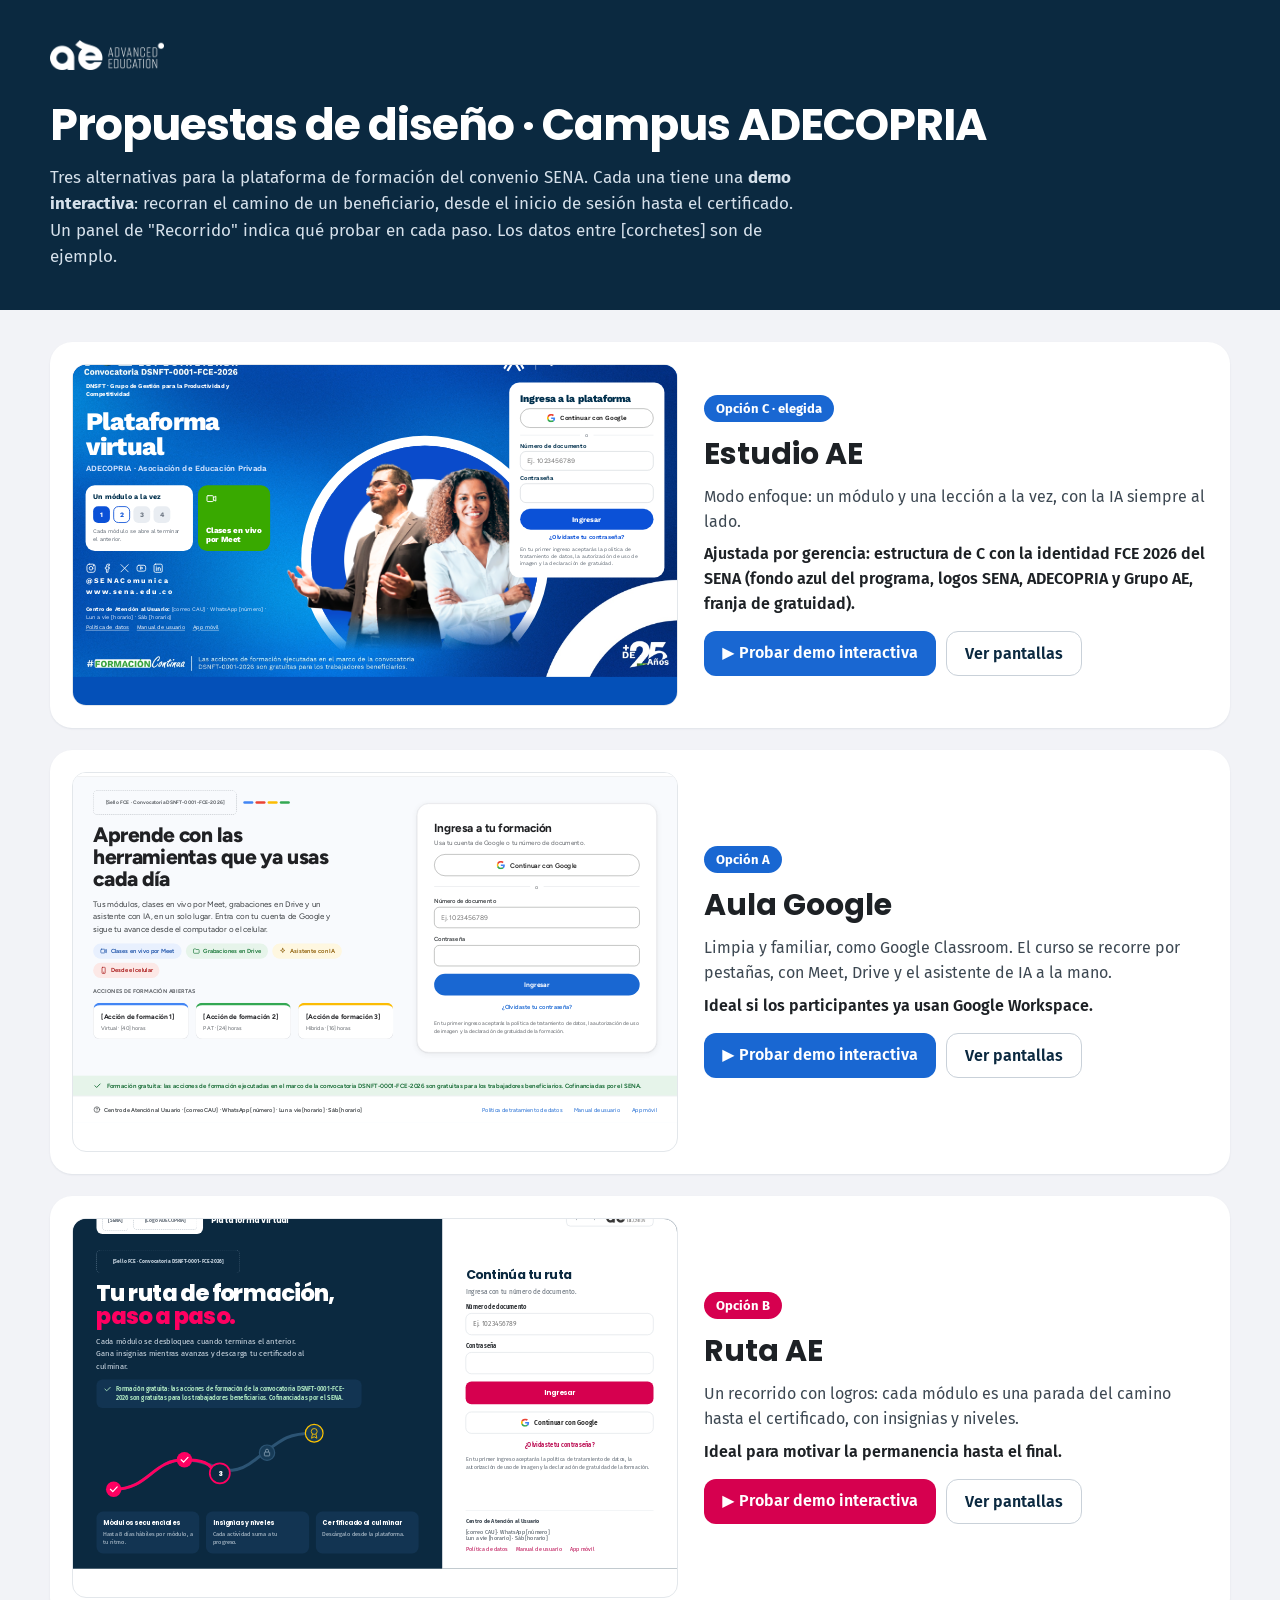
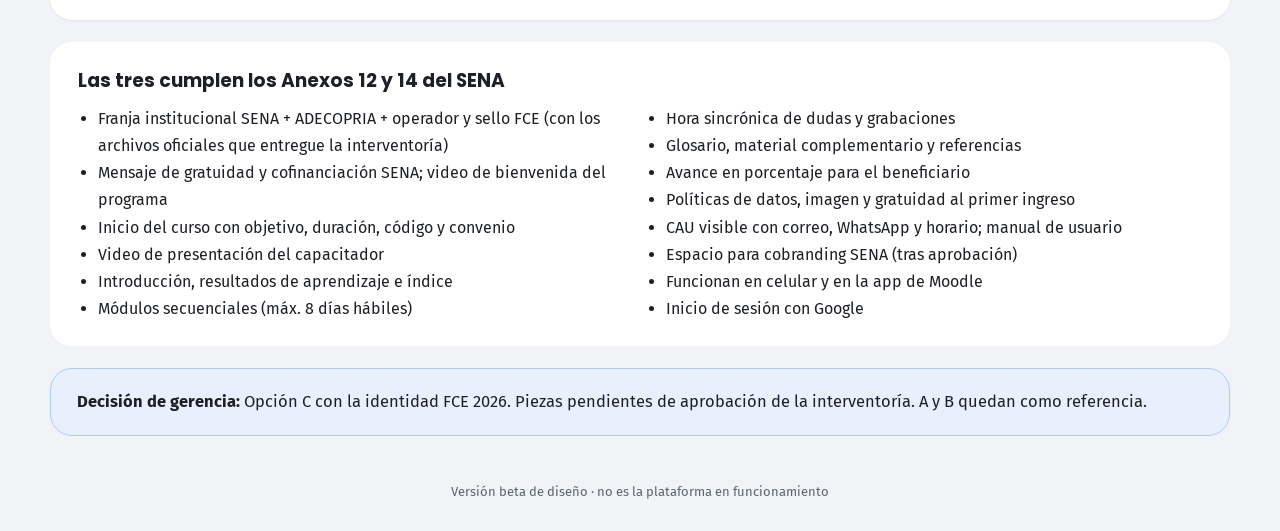
<file: index.html>
<!doctype html>
<html lang="es"><head><meta charset="utf-8"><meta name="viewport" content="width=device-width, initial-scale=1"><meta name="robots" content="noindex, nofollow">
<title>Propuestas Campus ADECOPRIA · Beta</title>
<link href="https://fonts.googleapis.com/css2?family=Poppins:wght@600;700;800&family=Fira+Sans:wght@400;500;600&display=swap" rel="stylesheet">
<style>
body{margin:0;background:#f2f3f7;color:#1d2125;font-family:'Fira Sans',system-ui,sans-serif}
header{background:#0b2940;color:#fff;padding:40px 24px} .w{max-width:1180px;margin:0 auto}
header img{height:30px} h1{font-family:Poppins,sans-serif;font-size:clamp(28px,4vw,44px);margin:18px 0 8px;letter-spacing:-1px}
header p{margin:0;color:#d5e0ea;font-size:17px;line-height:1.55;max-width:760px}
main{padding:32px 24px 48px} .op{display:grid;grid-template-columns:minmax(0,1.2fr) minmax(0,1fr);gap:28px;align-items:center;background:#fff;border-radius:22px;padding:22px;margin-bottom:22px;box-shadow:0 1px 2px rgba(11,41,64,.08)}
.mini{position:relative;width:100%;aspect-ratio:1440/900;overflow:hidden;border-radius:14px;border:1px solid #e3e7eb}
.mini iframe{position:absolute;left:0;top:-48px;width:1440px;height:948px;border:0;transform-origin:0 0;pointer-events:none}
.et{display:inline-block;color:#fff;font-weight:700;font-size:13px;padding:6px 12px;border-radius:999px}
h2{font-family:Poppins,sans-serif;font-size:30px;margin:10px 0 8px} .txt p{margin:0 0 8px;font-size:16px;line-height:1.55;color:#3d4852} .id{font-weight:600;color:#1d2125!important}
.bt{display:flex;flex-wrap:wrap;gap:10px;margin-top:14px} .bt a{color:#fff;text-decoration:none;font-weight:600;padding:12px 18px;border-radius:12px} .bt a.sec{background:#fff;color:#0b2940;border:1.5px solid #c9d1d9}
.comun{background:#fff;border-radius:22px;padding:24px 28px} .comun h3{font-family:Poppins,sans-serif;margin:0 0 10px} .comun ul{margin:0;padding-left:20px;columns:2;column-gap:32px;line-height:1.7}
.voto{margin-top:22px;background:#e8f0fe;border:1.5px solid #aecbfa;border-radius:22px;padding:20px 26px;font-size:16.5px;line-height:1.55}
footer{text-align:center;color:#5b6570;font-size:13px;padding:0 24px 32px}
@media (max-width:820px){.op{grid-template-columns:1fr} .comun ul{columns:1}}
</style></head>
<body>
<header><div class="w"><img src="logo-white.png" alt="Grupo AE Advanced Education"><h1>Propuestas de diseño · Campus ADECOPRIA</h1>
<p>Tres alternativas para la plataforma de formación del convenio SENA. Cada una tiene una <strong>demo interactiva</strong>: recorran el camino de un beneficiario, desde el inicio de sesión hasta el certificado. Un panel de "Recorrido" indica qué probar en cada paso. Los datos entre [corchetes] son de ejemplo.</p></div></header>
<main class="w"><article class="op">
  <div class="mini" style="aspect-ratio:1440/810"><iframe src="c-portada.html" title="Vista previa Opción C" loading="lazy" tabindex="-1" aria-hidden="true"></iframe></div>
  <div class="txt"><span class="et" style="background:#1967d2">Opción C · elegida</span><h2>Estudio AE</h2><p>Modo enfoque: un módulo y una lección a la vez, con la IA siempre al lado.</p><p class="id">Ajustada por gerencia: estructura de C con la identidad FCE 2026 del SENA (fondo azul del programa, logos SENA, ADECOPRIA y Grupo AE, franja de gratuidad).</p>
  <div class="bt"><a href="demo/c.html" style="background:#1967d2">▶ Probar demo interactiva</a><a href="c-portada.html" class="sec">Ver pantallas</a></div></div>
</article><article class="op">
  <div class="mini"><iframe src="a-portada.html" title="Vista previa Opción A" loading="lazy" tabindex="-1" aria-hidden="true"></iframe></div>
  <div class="txt"><span class="et" style="background:#1967d2">Opción A</span><h2>Aula Google</h2><p>Limpia y familiar, como Google Classroom. El curso se recorre por pestañas, con Meet, Drive y el asistente de IA a la mano.</p><p class="id">Ideal si los participantes ya usan Google Workspace.</p>
  <div class="bt"><a href="demo/a.html" style="background:#1967d2">▶ Probar demo interactiva</a><a href="a-portada.html" class="sec">Ver pantallas</a></div></div>
</article><article class="op">
  <div class="mini"><iframe src="b-portada.html" title="Vista previa Opción B" loading="lazy" tabindex="-1" aria-hidden="true"></iframe></div>
  <div class="txt"><span class="et" style="background:#d6004f">Opción B</span><h2>Ruta AE</h2><p>Un recorrido con logros: cada módulo es una parada del camino hasta el certificado, con insignias y niveles.</p><p class="id">Ideal para motivar la permanencia hasta el final.</p>
  <div class="bt"><a href="demo/b.html" style="background:#d6004f">▶ Probar demo interactiva</a><a href="b-portada.html" class="sec">Ver pantallas</a></div></div>
</article>
<section class="comun"><h3>Las tres cumplen los Anexos 12 y 14 del SENA</h3><ul>
<li>Franja institucional SENA + ADECOPRIA + operador y sello FCE (con los archivos oficiales que entregue la interventoría)</li><li>Mensaje de gratuidad y cofinanciación SENA; video de bienvenida del programa</li>
<li>Inicio del curso con objetivo, duración, código y convenio</li><li>Video de presentación del capacitador</li><li>Introducción, resultados de aprendizaje e índice</li>
<li>Módulos secuenciales (máx. 8 días hábiles)</li><li>Hora sincrónica de dudas y grabaciones</li><li>Glosario, material complementario y referencias</li>
<li>Avance en porcentaje para el beneficiario</li><li>Políticas de datos, imagen y gratuidad al primer ingreso</li><li>CAU visible con correo, WhatsApp y horario; manual de usuario</li>
<li>Espacio para cobranding SENA (tras aprobación)</li><li>Funcionan en celular y en la app de Moodle</li><li>Inicio de sesión con Google</li></ul></section>
<div class="voto"><strong>Decisión de gerencia:</strong> Opción C con la identidad FCE 2026. Piezas pendientes de aprobación de la interventoría. A y B quedan como referencia.</div>
</main>
<footer>Versión beta de diseño · no es la plataforma en funcionamiento</footer>
<script>
function mini(){document.querySelectorAll('.mini').forEach(function(m){var f=m.querySelector('iframe');f.style.transform='scale('+(m.clientWidth/1440)+')';});}
window.addEventListener('resize',mini);window.addEventListener('load',mini);mini();
</script>
</body></html>
</file>
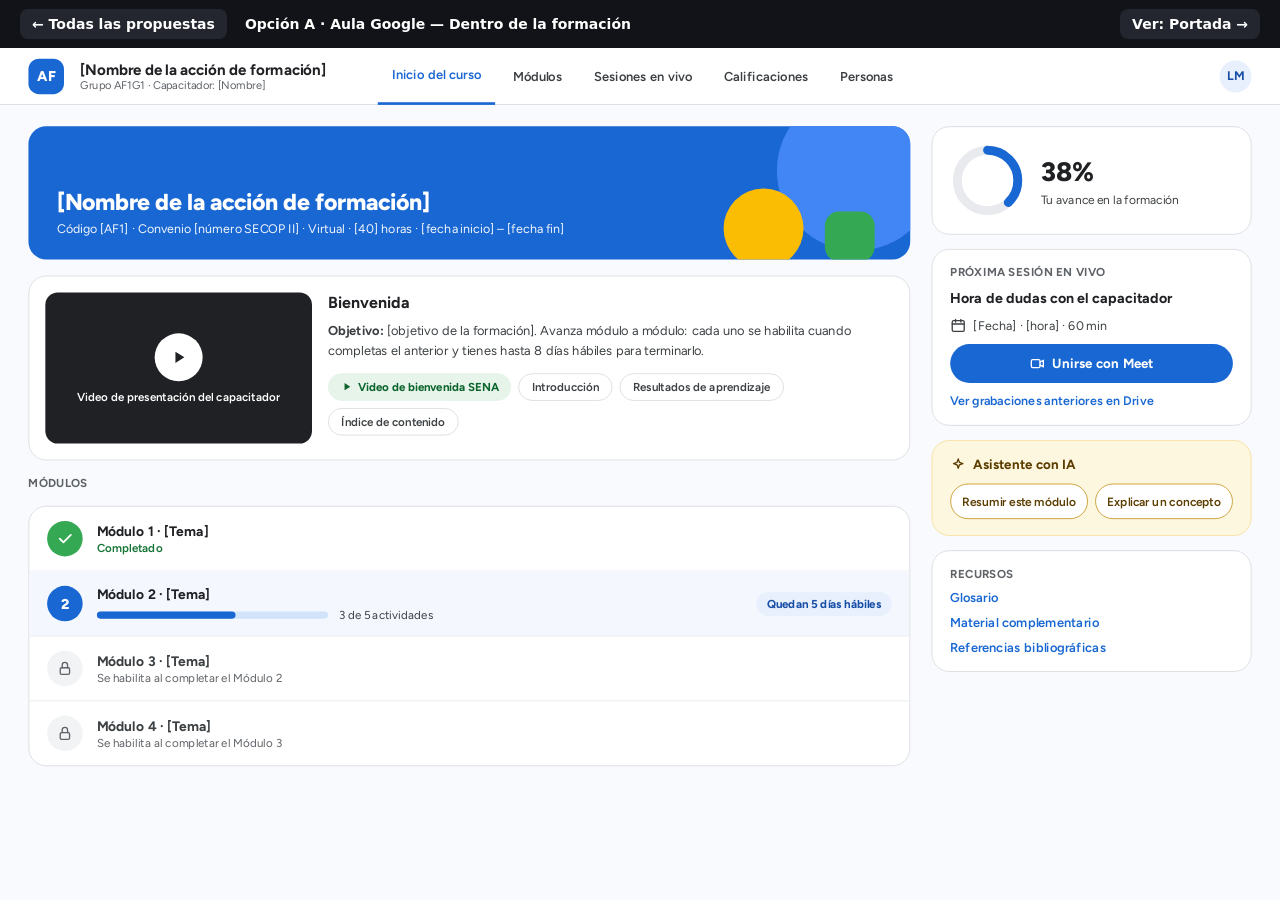
<file: a-curso.html>
<!doctype html>
<html lang="es"><head><meta charset="utf-8"><meta name="viewport" content="width=device-width, initial-scale=1"><meta name="robots" content="noindex, nofollow">
<title>Opción A · Aula Google — Dentro de la formación</title>

<link href="https://fonts.googleapis.com/css2?family=Figtree:wght@400;500;600;700;800&amp;display=swap" rel="stylesheet">
<style>
body{margin:0;font-family:'Figtree',system-ui,sans-serif;background:#f8fafd;color:#202124}
a{color:#1967d2;text-decoration:none}a:hover{color:#174ea6;text-decoration:underline}
</style>

<style>
html,body{margin:0} #barra{position:sticky;top:0;z-index:10;height:48px;display:flex;align-items:center;gap:18px;padding:0 20px;background:#111318;color:#fff;font:600 14px/1 system-ui,sans-serif}
#barra a{color:#fff;text-decoration:none;padding:8px 12px;border-radius:8px;background:#23262e} #barra a:hover{background:#34384a} #barra .t{margin-right:auto}
#escenario{transform-origin:0 0;width:1440px}
</style></head>
<body>
<nav id="barra" aria-label="Navegación de propuestas"><a href="index.html">← Todas las propuestas</a><span class="t">Opción A · Aula Google — Dentro de la formación</span><a href="a-portada.html">Ver: Portada →</a></nav>
<div id="marco"><div id="escenario">

<div style="width: 1440px; height: 900px; box-sizing: border-box; display: flex; flex-direction: column; background: #f8fafd; font-family: 'Figtree', system-ui, sans-serif; color: #202124">

  <header style="height: 64px; box-sizing: border-box; padding: 0 32px; display: flex; align-items: center; gap: 18px; background: #ffffff; border-bottom: 1px solid #dadce0">
    <div style="width: 40px; height: 40px; border-radius: 12px; background: #1967d2; color: #ffffff; display: flex; align-items: center; justify-content: center; font-weight: 800; font-size: 16px">AF</div>
    <div style="display: flex; flex-direction: column">
      <span style="font-size: 17px; font-weight: 700">[Nombre de la acción de formación]</span>
      <span style="font-size: 12.5px; color: #5f6368">Grupo AF1G1 · Capacitador: [Nombre]</span>
    </div>
    <nav style="display: flex; gap: 4px; margin-left: 40px; font-size: 14.5px; font-weight: 600; height: 64px; align-items: stretch">
      <a href="#" style="display: flex; align-items: center; padding: 0 16px; color: #1967d2; border-bottom: 3px solid #1967d2">Inicio del curso</a>
      <a href="#" style="display: flex; align-items: center; padding: 0 16px; color: #3c4043">Módulos</a>
      <a href="#" style="display: flex; align-items: center; padding: 0 16px; color: #3c4043">Sesiones en vivo</a>
      <a href="#" style="display: flex; align-items: center; padding: 0 16px; color: #3c4043">Calificaciones</a>
      <a href="#" style="display: flex; align-items: center; padding: 0 16px; color: #3c4043">Personas</a>
    </nav>
    <div style="margin-left: auto; width: 36px; height: 36px; border-radius: 50%; background: #e8f0fe; color: #174ea6; display: flex; align-items: center; justify-content: center; font-weight: 700; font-size: 14px">LM</div>
  </header>

  <main style="flex-grow: 1; min-height: 0; box-sizing: border-box; padding: 24px 32px; display: grid; grid-template-columns: minmax(0, 1fr) 360px; gap: 24px">
    <section style="display: flex; flex-direction: column; gap: 18px; min-height: 0">
      <div style="height: 150px; box-sizing: border-box; padding: 26px 32px; border-radius: 20px; background: #1967d2; color: #ffffff; display: flex; align-items: flex-end; justify-content: space-between; overflow: hidden; position: relative">
        <div style="position: absolute; right: -30px; top: -40px; width: 180px; height: 180px; border-radius: 50%; background: #4285f4"></div>
        <div style="position: absolute; right: 120px; top: 70px; width: 90px; height: 90px; border-radius: 50%; background: #fbbc04"></div>
        <div style="position: absolute; right: 40px; top: 96px; width: 56px; height: 56px; border-radius: 16px; background: #34a853"></div>
        <div style="display: flex; flex-direction: column; gap: 6px; position: relative">
          <span style="font-size: 26px; font-weight: 800; letter-spacing: -0.4px">[Nombre de la acción de formación]</span>
          <span style="font-size: 14px; opacity: 0.95">Código [AF1] · Convenio [número SECOP II] · Virtual · [40] horas · [fecha inicio] – [fecha fin]</span>
        </div>
      </div>

      <div style="display: grid; grid-template-columns: 300px minmax(0, 1fr); gap: 18px; padding: 18px; background: #ffffff; border: 1px solid #dadce0; border-radius: 20px">
        <div style="height: 170px; border-radius: 14px; background: #202124; display: flex; flex-direction: column; align-items: center; justify-content: center; gap: 10px; color: #ffffff">
          <span style="width: 54px; height: 54px; border-radius: 50%; background: #ffffff; color: #202124; display: flex; align-items: center; justify-content: center">
            <svg width="22" height="22" viewBox="0 0 24 24" fill="currentColor"><path d="M8 5v14l11-7z"></path></svg></span>
          <span style="font-size: 13px; font-weight: 600">Video de presentación del capacitador</span>
        </div>
        <div style="display: flex; flex-direction: column; gap: 10px">
          <div style="font-size: 18px; font-weight: 700">Bienvenida</div>
          <p style="margin: 0; font-size: 14.5px; line-height: 1.55; color: #3c4043"><strong>Objetivo:</strong> [objetivo de la formación]. Avanza módulo a módulo: cada uno se habilita cuando completas el anterior y tienes hasta 8 días hábiles para terminarlo.</p>
          <div style="display: flex; flex-wrap: wrap; gap: 8px; margin-top: 4px">
            <a href="#" style="display: inline-flex; align-items: center; gap: 6px; padding: 7px 14px; border-radius: 999px; background: #e6f4ea; font-size: 13px; font-weight: 700; color: #0d652d"><svg width="14" height="14" viewBox="0 0 24 24" fill="currentColor"><path d="M8 5v14l11-7z"></path></svg>Video de bienvenida SENA</a>
            <a href="#" style="padding: 7px 14px; border-radius: 999px; border: 1px solid #dadce0; font-size: 13px; font-weight: 600; color: #3c4043">Introducción</a>
            <a href="#" style="padding: 7px 14px; border-radius: 999px; border: 1px solid #dadce0; font-size: 13px; font-weight: 600; color: #3c4043">Resultados de aprendizaje</a>
            <a href="#" style="padding: 7px 14px; border-radius: 999px; border: 1px solid #dadce0; font-size: 13px; font-weight: 600; color: #3c4043">Índice de contenido</a>
          </div>
        </div>
      </div>

      <div style="font-size: 13px; font-weight: 700; color: #5f6368; text-transform: uppercase; letter-spacing: 0.4px">Módulos</div>
      <div style="display: flex; flex-direction: column; background: #ffffff; border: 1px solid #dadce0; border-radius: 20px; overflow: hidden">
        <a href="#" style="display: flex; align-items: center; gap: 16px; padding: 16px 20px; border-bottom: 1px solid #e8eaed; color: #202124; text-decoration: none">
          <span style="width: 40px; height: 40px; border-radius: 50%; background: #34a853; color: #ffffff; display: flex; align-items: center; justify-content: center"><svg width="20" height="20" viewBox="0 0 24 24" fill="none" stroke="currentColor" stroke-width="2.5" stroke-linecap="round" stroke-linejoin="round"><path d="M5 12l5 5L20 7"></path></svg></span>
          <span style="flex-grow: 1; display: flex; flex-direction: column; gap: 2px"><span style="font-size: 15.5px; font-weight: 700">Módulo 1 · [Tema]</span><span style="font-size: 13px; color: #137333; font-weight: 600">Completado</span></span>
        </a>
        <a href="#" style="display: flex; align-items: center; gap: 16px; padding: 16px 20px; border-bottom: 1px solid #e8eaed; color: #202124; text-decoration: none; background: #f4f8fe">
          <span style="width: 40px; height: 40px; border-radius: 50%; background: #1967d2; color: #ffffff; display: flex; align-items: center; justify-content: center; font-weight: 800">2</span>
          <span style="flex-grow: 1; display: flex; flex-direction: column; gap: 6px"><span style="font-size: 15.5px; font-weight: 700">Módulo 2 · [Tema]</span>
            <span style="display: flex; align-items: center; gap: 12px"><span style="width: 260px; height: 8px; border-radius: 4px; background: #d2e3fc"><span style="display: block; width: 60%; height: 8px; border-radius: 4px; background: #1967d2"></span></span><span style="font-size: 13px; color: #3c4043">3 de 5 actividades</span></span></span>
          <span style="font-size: 13px; font-weight: 700; color: #174ea6; background: #e8f0fe; padding: 6px 12px; border-radius: 999px">Quedan 5 días hábiles</span>
        </a>
        <div style="display: flex; align-items: center; gap: 16px; padding: 16px 20px; border-bottom: 1px solid #e8eaed; color: #5f6368">
          <span style="width: 40px; height: 40px; border-radius: 50%; background: #f1f3f4; display: flex; align-items: center; justify-content: center"><svg width="18" height="18" viewBox="0 0 24 24" fill="none" stroke="currentColor" stroke-width="2" stroke-linecap="round" stroke-linejoin="round"><rect x="5" y="11" width="14" height="10" rx="2"></rect><path d="M8 11V7a4 4 0 0 1 8 0v4"></path></svg></span>
          <span style="flex-grow: 1; display: flex; flex-direction: column; gap: 2px"><span style="font-size: 15.5px; font-weight: 700; color: #3c4043">Módulo 3 · [Tema]</span><span style="font-size: 13px">Se habilita al completar el Módulo 2</span></span>
        </div>
        <div style="display: flex; align-items: center; gap: 16px; padding: 16px 20px; color: #5f6368">
          <span style="width: 40px; height: 40px; border-radius: 50%; background: #f1f3f4; display: flex; align-items: center; justify-content: center"><svg width="18" height="18" viewBox="0 0 24 24" fill="none" stroke="currentColor" stroke-width="2" stroke-linecap="round" stroke-linejoin="round"><rect x="5" y="11" width="14" height="10" rx="2"></rect><path d="M8 11V7a4 4 0 0 1 8 0v4"></path></svg></span>
          <span style="flex-grow: 1; display: flex; flex-direction: column; gap: 2px"><span style="font-size: 15.5px; font-weight: 700; color: #3c4043">Módulo 4 · [Tema]</span><span style="font-size: 13px">Se habilita al completar el Módulo 3</span></span>
        </div>
      </div>
    </section>

    <aside style="display: flex; flex-direction: column; gap: 16px; min-height: 0">
      <div style="display: flex; align-items: center; gap: 18px; padding: 18px 20px; background: #ffffff; border: 1px solid #dadce0; border-radius: 20px">
        <svg width="84" height="84" viewBox="0 0 84 84" aria-hidden="true"><circle cx="42" cy="42" r="34" fill="none" stroke="#e8eaed" stroke-width="10"></circle><circle cx="42" cy="42" r="34" fill="none" stroke="#1967d2" stroke-width="10" stroke-linecap="round" stroke-dasharray="81 214" transform="rotate(-90 42 42)"></circle></svg>
        <div style="display: flex; flex-direction: column; gap: 4px"><span style="font-size: 30px; font-weight: 800">38%</span><span style="font-size: 13.5px; color: #3c4043">Tu avance en la formación</span></div>
      </div>

      <div style="display: flex; flex-direction: column; gap: 12px; padding: 18px 20px; background: #ffffff; border: 1px solid #dadce0; border-radius: 20px">
        <span style="font-size: 13px; font-weight: 700; color: #5f6368; text-transform: uppercase; letter-spacing: 0.4px">Próxima sesión en vivo</span>
        <span style="font-size: 16px; font-weight: 700">Hora de dudas con el capacitador</span>
        <span style="display: inline-flex; align-items: center; gap: 8px; font-size: 14px; color: #3c4043"><svg width="18" height="18" viewBox="0 0 24 24" fill="none" stroke="currentColor" stroke-width="2" stroke-linecap="round" stroke-linejoin="round"><rect x="3" y="5" width="18" height="16" rx="2"></rect><path d="M3 10h18M8 3v4M16 3v4"></path></svg>[Fecha] · [hora] · 60 min</span>
        <a href="#" style="height: 44px; display: flex; align-items: center; justify-content: center; gap: 8px; border-radius: 999px; background: #1967d2; color: #ffffff; font-size: 15px; font-weight: 700; text-decoration: none"><svg width="18" height="18" viewBox="0 0 24 24" fill="none" stroke="currentColor" stroke-width="2" stroke-linecap="round" stroke-linejoin="round"><rect x="3" y="6" width="13" height="12" rx="2"></rect><path d="M16 10l5-3v10l-5-3"></path></svg>Unirse con Meet</a>
        <a href="#" style="font-size: 14px; font-weight: 600">Ver grabaciones anteriores en Drive</a>
      </div>

      <div style="display: flex; flex-direction: column; gap: 12px; padding: 18px 20px; background: #fef7e0; border: 1px solid #f9e0a0; border-radius: 20px">
        <span style="display: inline-flex; align-items: center; gap: 8px; font-size: 15px; font-weight: 700; color: #5c3d00"><svg width="18" height="18" viewBox="0 0 24 24" fill="none" stroke="currentColor" stroke-width="2" stroke-linecap="round" stroke-linejoin="round"><path d="M12 3l1.8 5.2L19 10l-5.2 1.8L12 17l-1.8-5.2L5 10l5.2-1.8z"></path></svg>Asistente con IA</span>
        <div style="display: flex; gap: 8px">
          <button type="button" style="flex-grow: 1; height: 40px; border-radius: 999px; border: 1px solid #c79a2a; background: #ffffff; font-family: inherit; font-size: 13.5px; font-weight: 600; color: #5c3d00">Resumir este módulo</button>
          <button type="button" style="flex-grow: 1; height: 40px; border-radius: 999px; border: 1px solid #c79a2a; background: #ffffff; font-family: inherit; font-size: 13.5px; font-weight: 600; color: #5c3d00">Explicar un concepto</button>
        </div>
      </div>

      <div style="display: flex; flex-direction: column; gap: 10px; padding: 18px 20px; background: #ffffff; border: 1px solid #dadce0; border-radius: 20px">
        <span style="font-size: 13px; font-weight: 700; color: #5f6368; text-transform: uppercase; letter-spacing: 0.4px">Recursos</span>
        <a href="#" style="font-size: 14.5px; font-weight: 600">Glosario</a>
        <a href="#" style="font-size: 14.5px; font-weight: 600">Material complementario</a>
        <a href="#" style="font-size: 14.5px; font-weight: 600">Referencias bibliográficas</a>
      </div>
    </aside>
  </main>
</div>
</div></div>
<script>
function ajustar(){var e=document.getElementById('escenario'),k=Math.min(1,window.innerWidth/1440);e.style.transform='scale('+k+')';document.getElementById('marco').style.height=(e.firstElementChild.offsetHeight*k)+'px';}
window.addEventListener('resize',ajustar);ajustar();
</script>
</body></html>
</file>
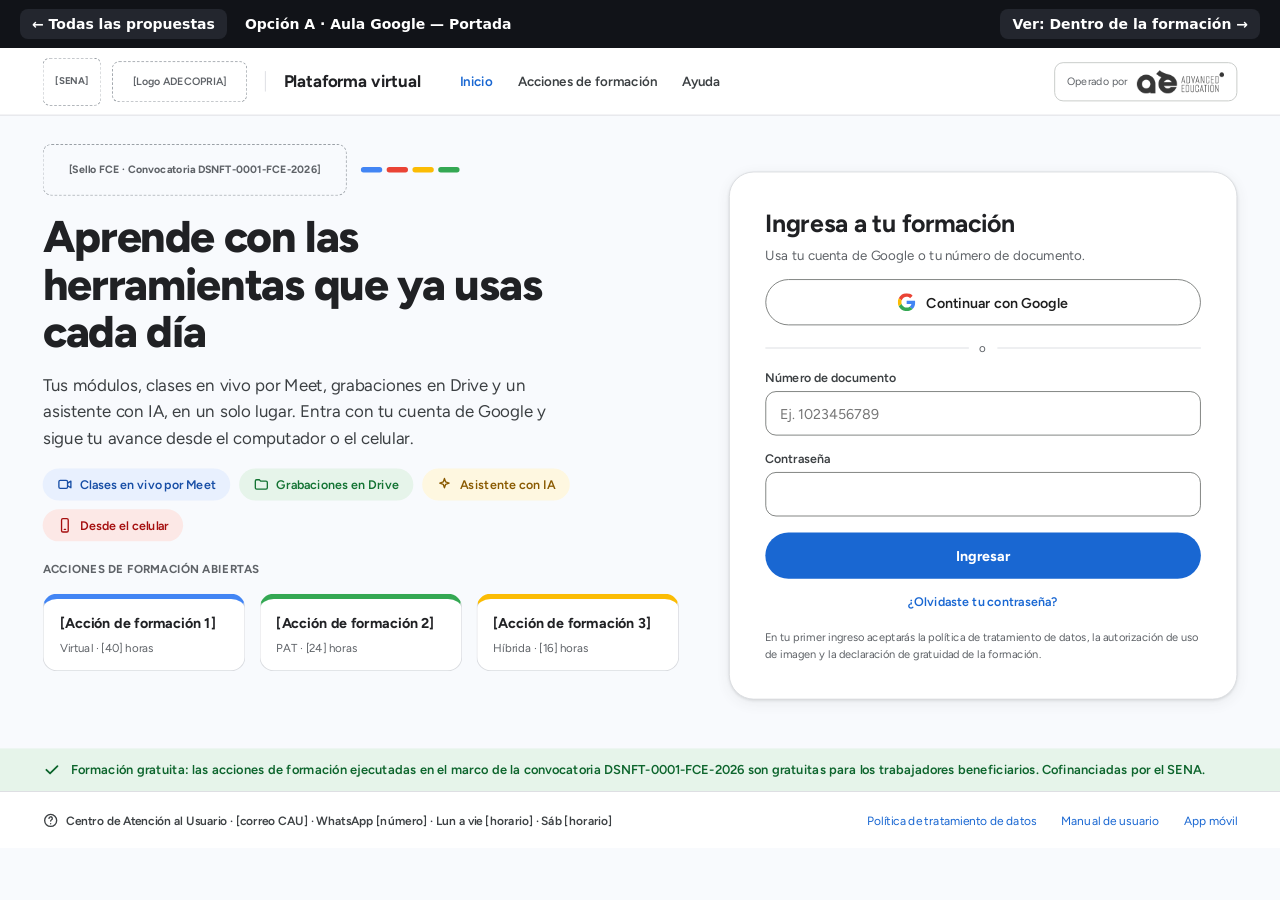
<file: a-portada.html>
<!doctype html>
<html lang="es"><head><meta charset="utf-8"><meta name="viewport" content="width=device-width, initial-scale=1"><meta name="robots" content="noindex, nofollow">
<title>Opción A · Aula Google — Portada</title>

<link href="https://fonts.googleapis.com/css2?family=Figtree:wght@400;500;600;700;800&amp;display=swap" rel="stylesheet">
<style>
body{margin:0;font-family:'Figtree',system-ui,sans-serif;background:#f8fafd;color:#202124}
a{color:#1967d2;text-decoration:none}a:hover{color:#174ea6;text-decoration:underline}
</style>

<style>
html,body{margin:0} #barra{position:sticky;top:0;z-index:10;height:48px;display:flex;align-items:center;gap:18px;padding:0 20px;background:#111318;color:#fff;font:600 14px/1 system-ui,sans-serif}
#barra a{color:#fff;text-decoration:none;padding:8px 12px;border-radius:8px;background:#23262e} #barra a:hover{background:#34384a} #barra .t{margin-right:auto}
#escenario{transform-origin:0 0;width:1440px}
</style></head>
<body>
<nav id="barra" aria-label="Navegación de propuestas"><a href="index.html">← Todas las propuestas</a><span class="t">Opción A · Aula Google — Portada</span><a href="a-curso.html">Ver: Dentro de la formación →</a></nav>
<div id="marco"><div id="escenario">

<div style="width: 1440px; height: 900px; box-sizing: border-box; display: flex; flex-direction: column; background: #f8fafd; font-family: 'Figtree', system-ui, sans-serif; color: #202124">

  <header style="height: 76px; box-sizing: border-box; padding: 0 48px; display: flex; align-items: center; gap: 20px; background: #ffffff; border-bottom: 1px solid #dadce0">
    <div style="display: flex; align-items: center; gap: 12px">
      <div style="width: 64px; height: 52px; border: 1.5px dashed #9aa0a6; border-radius: 8px; display: flex; align-items: center; justify-content: center; font-size: 11px; font-weight: 700; color: #5f6368">[SENA]</div>
      <div style="width: 150px; height: 44px; border: 1.5px dashed #9aa0a6; border-radius: 8px; display: flex; align-items: center; justify-content: center; font-size: 12px; font-weight: 600; color: #5f6368">[Logo ADECOPRIA]</div>
    </div>
    <div style="padding-left: 20px; border-left: 1px solid #dadce0; font-size: 19px; font-weight: 700; letter-spacing: -0.2px">Plataforma virtual</div>
    <nav style="display: flex; gap: 28px; margin-left: 24px; font-size: 15px; font-weight: 600">
      <a href="#" style="color: #1967d2">Inicio</a>
      <a href="#" style="color: #3c4043">Acciones de formación</a>
      <a href="#" style="color: #3c4043">Ayuda</a>
    </nav>
    <div style="margin-left: auto; display: flex; align-items: center; gap: 10px; padding: 8px 14px; border: 1px solid #c4c7c5; border-radius: 10px; font-size: 12px; color: #5f6368">
      <span>Operado por</span>
      <img src="logo.png" alt="Grupo AE Advanced Education" style="height: 26px; width: auto">
    </div>
  </header>

  <main style="flex-grow: 1; min-height: 0; box-sizing: border-box; padding: 32px 48px 24px; display: grid; grid-template-columns: minmax(0, 1.25fr) minmax(0, 1fr); gap: 56px">
    <section style="display: flex; flex-direction: column; gap: 20px">
      <div style="display: flex; align-items: center; gap: 16px">
        <div style="width: 340px; height: 56px; border: 1.5px dashed #9aa0a6; border-radius: 10px; display: flex; align-items: center; justify-content: center; font-size: 12px; font-weight: 700; color: #5f6368">[Sello FCE · Convocatoria DSNFT-0001-FCE-2026]</div>
        <div style="display: flex; gap: 5px">
          <span style="width: 24px; height: 6px; border-radius: 3px; background: #4285f4"></span>
          <span style="width: 24px; height: 6px; border-radius: 3px; background: #ea4335"></span>
          <span style="width: 24px; height: 6px; border-radius: 3px; background: #fbbc04"></span>
          <span style="width: 24px; height: 6px; border-radius: 3px; background: #34a853"></span>
        </div>
      </div>
      <h1 style="margin: 0; font-size: 50px; line-height: 1.06; font-weight: 800; letter-spacing: -1.3px; max-width: 640px">Aprende con las herramientas que ya usas cada día</h1>
      <p style="margin: 0; font-size: 19px; line-height: 1.55; color: #3c4043; max-width: 580px">Tus módulos, clases en vivo por Meet, grabaciones en Drive y un asistente con IA, en un solo lugar. Entra con tu cuenta de Google y sigue tu avance desde el computador o el celular.</p>
      <div style="display: flex; flex-wrap: wrap; gap: 10px; max-width: 620px">
        <span style="display: inline-flex; align-items: center; gap: 8px; padding: 9px 16px; border-radius: 999px; background: #e8f0fe; color: #174ea6; font-size: 14px; font-weight: 600">
          <svg width="18" height="18" viewBox="0 0 24 24" fill="none" stroke="currentColor" stroke-width="2" stroke-linecap="round" stroke-linejoin="round"><rect x="3" y="6" width="13" height="12" rx="2"></rect><path d="M16 10l5-3v10l-5-3"></path></svg>Clases en vivo por Meet</span>
        <span style="display: inline-flex; align-items: center; gap: 8px; padding: 9px 16px; border-radius: 999px; background: #e6f4ea; color: #137333; font-size: 14px; font-weight: 600">
          <svg width="18" height="18" viewBox="0 0 24 24" fill="none" stroke="currentColor" stroke-width="2" stroke-linecap="round" stroke-linejoin="round"><path d="M3 7a2 2 0 0 1 2-2h4l2 2h8a2 2 0 0 1 2 2v8a2 2 0 0 1-2 2H5a2 2 0 0 1-2-2z"></path></svg>Grabaciones en Drive</span>
        <span style="display: inline-flex; align-items: center; gap: 8px; padding: 9px 16px; border-radius: 999px; background: #fef7e0; color: #8a5a00; font-size: 14px; font-weight: 600">
          <svg width="18" height="18" viewBox="0 0 24 24" fill="none" stroke="currentColor" stroke-width="2" stroke-linecap="round" stroke-linejoin="round"><path d="M12 3l1.8 5.2L19 10l-5.2 1.8L12 17l-1.8-5.2L5 10l5.2-1.8z"></path></svg>Asistente con IA</span>
        <span style="display: inline-flex; align-items: center; gap: 8px; padding: 9px 16px; border-radius: 999px; background: #fce8e6; color: #a50e0e; font-size: 14px; font-weight: 600">
          <svg width="18" height="18" viewBox="0 0 24 24" fill="none" stroke="currentColor" stroke-width="2" stroke-linecap="round" stroke-linejoin="round"><rect x="7" y="2" width="10" height="20" rx="2"></rect><path d="M11 18h2"></path></svg>Desde el celular</span>
      </div>

      <div style="margin-top: 4px; font-size: 13px; font-weight: 700; color: #5f6368; text-transform: uppercase; letter-spacing: 0.4px">Acciones de formación abiertas</div>
      <div style="display: grid; grid-template-columns: repeat(3, minmax(0, 1fr)); gap: 16px">
        <a href="#" style="display: flex; flex-direction: column; gap: 8px; padding: 18px; background: #ffffff; border: 1px solid #dadce0; border-radius: 16px; border-top: 6px solid #4285f4; color: #202124; text-decoration: none">
          <span style="font-size: 16px; font-weight: 700; line-height: 1.3">[Acción de formación 1]</span>
          <span style="font-size: 13px; color: #5f6368">Virtual · [40] horas</span>
        </a>
        <a href="#" style="display: flex; flex-direction: column; gap: 8px; padding: 18px; background: #ffffff; border: 1px solid #dadce0; border-radius: 16px; border-top: 6px solid #34a853; color: #202124; text-decoration: none">
          <span style="font-size: 16px; font-weight: 700; line-height: 1.3">[Acción de formación 2]</span>
          <span style="font-size: 13px; color: #5f6368">PAT · [24] horas</span>
        </a>
        <a href="#" style="display: flex; flex-direction: column; gap: 8px; padding: 18px; background: #ffffff; border: 1px solid #dadce0; border-radius: 16px; border-top: 6px solid #fbbc04; color: #202124; text-decoration: none">
          <span style="font-size: 16px; font-weight: 700; line-height: 1.3">[Acción de formación 3]</span>
          <span style="font-size: 13px; color: #5f6368">Híbrida · [16] horas</span>
        </a>
      </div>
    </section>

    <section style="display: flex; flex-direction: column; justify-content: center">
      <form style="box-sizing: border-box; padding: 40px; background: #ffffff; border: 1px solid #dadce0; border-radius: 28px; box-shadow: 0 1px 3px rgba(60,64,67,0.15), 0 4px 16px rgba(60,64,67,0.08); display: flex; flex-direction: column; gap: 18px">
        <div style="font-size: 28px; font-weight: 700; letter-spacing: -0.4px">Ingresa a tu formación</div>
        <div style="font-size: 15px; color: #5f6368; margin-top: -8px">Usa tu cuenta de Google o tu número de documento.</div>
        <button type="button" style="height: 52px; display: flex; align-items: center; justify-content: center; gap: 12px; background: #ffffff; border: 1px solid #747775; border-radius: 999px; font-family: inherit; font-size: 16px; font-weight: 600; color: #1f1f1f; cursor: pointer">
          <svg width="20" height="20" viewBox="0 0 48 48" aria-hidden="true"><path fill="#EA4335" d="M24 9.5c3.54 0 6.71 1.22 9.21 3.6l6.85-6.85C35.9 2.38 30.47 0 24 0 14.62 0 6.51 5.38 2.56 13.22l7.98 6.19C12.43 13.72 17.74 9.5 24 9.5z"></path><path fill="#4285F4" d="M46.98 24.55c0-1.57-.15-3.09-.38-4.55H24v9.02h12.94c-.58 2.96-2.26 5.48-4.78 7.18l7.73 6c4.51-4.18 7.09-10.36 7.09-17.65z"></path><path fill="#FBBC05" d="M10.53 28.59c-.48-1.45-.76-2.99-.76-4.59s.27-3.14.76-4.59l-7.98-6.19C.92 16.46 0 20.12 0 24c0 3.88.92 7.54 2.56 10.78l7.97-6.19z"></path><path fill="#34A853" d="M24 48c6.48 0 11.93-2.13 15.89-5.81l-7.73-6c-2.15 1.45-4.92 2.3-8.16 2.3-6.26 0-11.57-4.22-13.47-9.91l-7.98 6.19C6.51 42.62 14.62 48 24 48z"></path></svg>
          Continuar con Google
        </button>
        <div style="display: flex; align-items: center; gap: 12px; font-size: 13px; color: #5f6368">
          <span style="flex-grow: 1; height: 1px; background: #dadce0"></span>o<span style="flex-grow: 1; height: 1px; background: #dadce0"></span>
        </div>
        <label style="display: flex; flex-direction: column; gap: 6px; font-size: 14px; font-weight: 600; color: #3c4043">Número de documento
          <input type="text" placeholder="Ej. 1023456789" style="height: 50px; box-sizing: border-box; padding: 0 16px; border: 1px solid #747775; border-radius: 12px; font-family: inherit; font-size: 16px">
        </label>
        <label style="display: flex; flex-direction: column; gap: 6px; font-size: 14px; font-weight: 600; color: #3c4043">Contraseña
          <input type="password" style="height: 50px; box-sizing: border-box; padding: 0 16px; border: 1px solid #747775; border-radius: 12px; font-family: inherit; font-size: 16px">
        </label>
        <button type="submit" style="height: 52px; background: #1967d2; color: #ffffff; border: none; border-radius: 999px; font-family: inherit; font-size: 16px; font-weight: 700; cursor: pointer">Ingresar</button>
        <a href="#" style="align-self: center; font-size: 14px; font-weight: 600">¿Olvidaste tu contraseña?</a>
        <p style="margin: 4px 0 0; font-size: 12.5px; line-height: 1.5; color: #5f6368">En tu primer ingreso aceptarás la política de tratamiento de datos, la autorización de uso de imagen y la declaración de gratuidad de la formación.</p>
      </form>
    </section>
  </main>

  <div style="height: 48px; box-sizing: border-box; padding: 0 48px; display: flex; align-items: center; gap: 12px; background: #e6f4ea; color: #0d652d; font-size: 14.5px; font-weight: 600">
    <svg width="20" height="20" viewBox="0 0 24 24" fill="none" stroke="currentColor" stroke-width="2.4" stroke-linecap="round" stroke-linejoin="round"><path d="M5 12l5 5L20 7"></path></svg>
    Formación gratuita: las acciones de formación ejecutadas en el marco de la convocatoria DSNFT-0001-FCE-2026 son gratuitas para los trabajadores beneficiarios. Cofinanciadas por el SENA.
  </div>

  <footer style="height: 64px; box-sizing: border-box; padding: 0 48px; display: flex; align-items: center; gap: 28px; background: #ffffff; border-top: 1px solid #dadce0; font-size: 13.5px; color: #3c4043">
    <span style="display: inline-flex; align-items: center; gap: 8px; font-weight: 600">
      <svg width="18" height="18" viewBox="0 0 24 24" fill="none" stroke="currentColor" stroke-width="2" stroke-linecap="round" stroke-linejoin="round"><circle cx="12" cy="12" r="9"></circle><path d="M9.5 9a2.5 2.5 0 1 1 3.5 2.3c-.6.3-1 .9-1 1.7M12 17h.01"></path></svg>
      Centro de Atención al Usuario · [correo CAU] · WhatsApp [número] · Lun a vie [horario] · Sáb [horario]</span>
    <a href="#" style="margin-left: auto">Política de tratamiento de datos</a>
    <a href="#">Manual de usuario</a>
    <a href="#">App móvil</a>
  </footer>
</div>
</div></div>
<script>
function ajustar(){var e=document.getElementById('escenario'),k=Math.min(1,window.innerWidth/1440);e.style.transform='scale('+k+')';document.getElementById('marco').style.height=(e.firstElementChild.offsetHeight*k)+'px';}
window.addEventListener('resize',ajustar);ajustar();
</script>
</body></html>
</file>
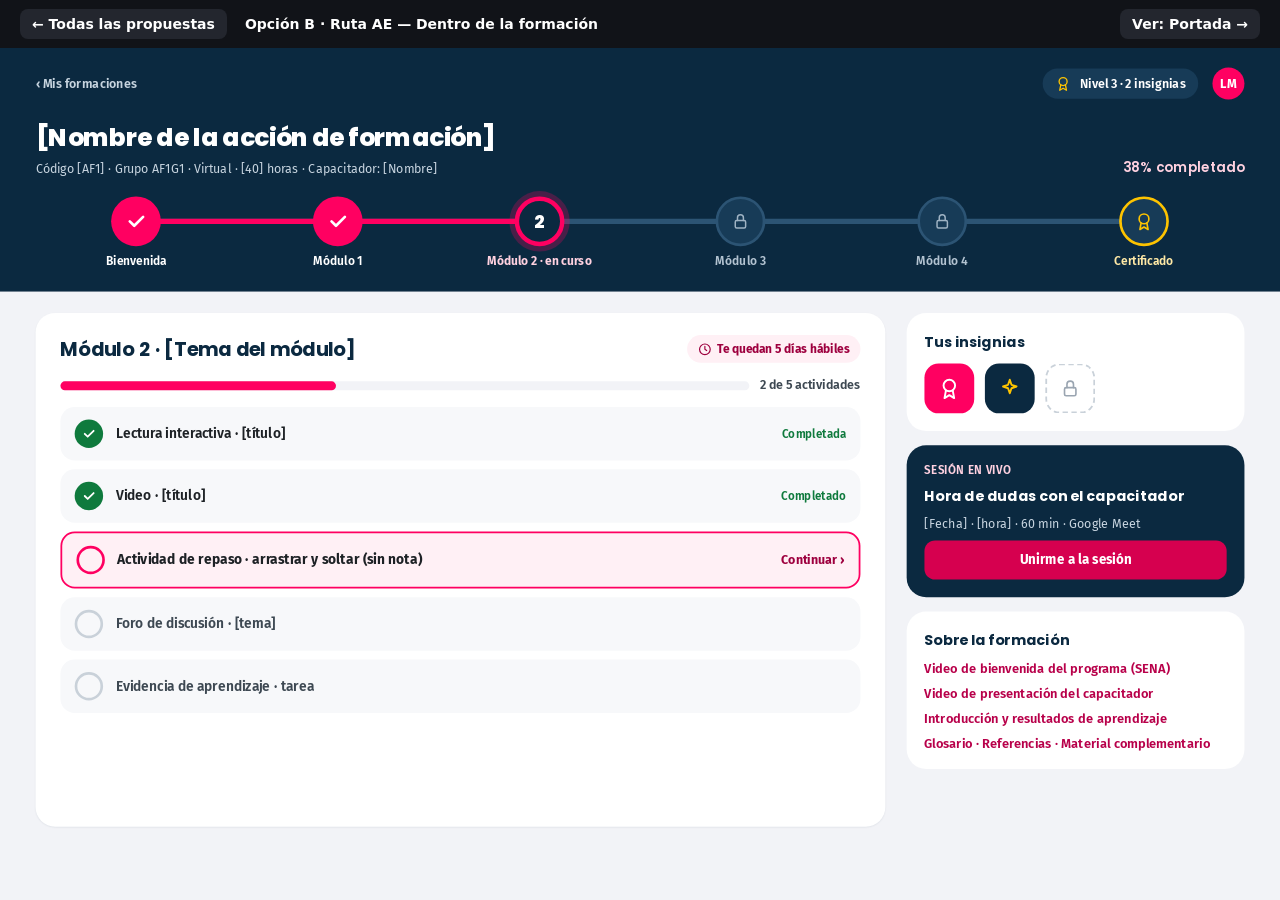
<file: b-curso.html>
<!doctype html>
<html lang="es"><head><meta charset="utf-8"><meta name="viewport" content="width=device-width, initial-scale=1"><meta name="robots" content="noindex, nofollow">
<title>Opción B · Ruta AE — Dentro de la formación</title>

<link href="https://fonts.googleapis.com/css2?family=Poppins:wght@500;600;700;800&amp;family=Fira+Sans:wght@400;500;600&amp;display=swap" rel="stylesheet">
<style>
body{margin:0;font-family:'Fira Sans',system-ui,sans-serif;background:#f2f3f7;color:#1d2125}
a{color:#b8004a;text-decoration:none}a:hover{color:#8f003a;text-decoration:underline}
</style>

<style>
html,body{margin:0} #barra{position:sticky;top:0;z-index:10;height:48px;display:flex;align-items:center;gap:18px;padding:0 20px;background:#111318;color:#fff;font:600 14px/1 system-ui,sans-serif}
#barra a{color:#fff;text-decoration:none;padding:8px 12px;border-radius:8px;background:#23262e} #barra a:hover{background:#34384a} #barra .t{margin-right:auto}
#escenario{transform-origin:0 0;width:1440px}
</style></head>
<body>
<nav id="barra" aria-label="Navegación de propuestas"><a href="index.html">← Todas las propuestas</a><span class="t">Opción B · Ruta AE — Dentro de la formación</span><a href="b-portada.html">Ver: Portada →</a></nav>
<div id="marco"><div id="escenario">

<div style="width: 1440px; height: 900px; box-sizing: border-box; display: flex; flex-direction: column; background: #f2f3f7; font-family: 'Fira Sans', system-ui, sans-serif; color: #1d2125">

  <header style="box-sizing: border-box; padding: 22px 40px 26px; background: #0b2940; color: #ffffff; display: flex; flex-direction: column; gap: 22px">
    <div style="display: flex; align-items: center; gap: 16px">
      <a href="#" style="font-size: 14px; color: #c7d4df; font-weight: 600">‹ Mis formaciones</a>
      <span style="margin-left: auto; display: inline-flex; align-items: center; gap: 10px; padding: 8px 14px; border-radius: 999px; background: #173b57; font-size: 14px; font-weight: 600">
        <svg width="18" height="18" viewBox="0 0 24 24" fill="none" stroke="#fdc300" stroke-width="2" stroke-linecap="round" stroke-linejoin="round"><circle cx="12" cy="9" r="6"></circle><path d="M8.5 14L7 22l5-3 5 3-1.5-8"></path></svg>Nivel 3 · 2 insignias</span>
      <span style="width: 36px; height: 36px; border-radius: 50%; background: #ff0061; display: flex; align-items: center; justify-content: center; font-weight: 700; font-size: 14px">LM</span>
    </div>
    <div style="display: flex; align-items: flex-end; justify-content: space-between">
      <div style="display: flex; flex-direction: column; gap: 6px">
        <span style="font-family: 'Poppins', sans-serif; font-size: 28px; font-weight: 800; letter-spacing: -0.5px">[Nombre de la acción de formación]</span>
        <span style="font-size: 14px; color: #c7d4df">Código [AF1] · Grupo AF1G1 · Virtual · [40] horas · Capacitador: [Nombre]</span>
      </div>
      <span style="font-family: 'Poppins', sans-serif; font-size: 15px; font-weight: 600; color: #ffd1e0">38% completado</span>
    </div>

    <div style="display: grid; grid-template-columns: repeat(6, minmax(0, 1fr)); align-items: start; position: relative">
      <div style="position: absolute; left: 8%; right: 8%; top: 25px; height: 6px; border-radius: 3px; background: #2c5474"></div>
      <div style="position: absolute; left: 8%; width: 34%; top: 25px; height: 6px; border-radius: 3px; background: #ff0061"></div>
      <div style="display: flex; flex-direction: column; align-items: center; gap: 8px; position: relative">
        <span style="width: 56px; height: 56px; border-radius: 50%; background: #ff0061; display: flex; align-items: center; justify-content: center"><svg width="24" height="24" viewBox="0 0 24 24" fill="none" stroke="#ffffff" stroke-width="3" stroke-linecap="round" stroke-linejoin="round"><path d="M5 12l5 5L20 7"></path></svg></span>
        <span style="font-size: 13.5px; font-weight: 600">Bienvenida</span>
      </div>
      <div style="display: flex; flex-direction: column; align-items: center; gap: 8px; position: relative">
        <span style="width: 56px; height: 56px; border-radius: 50%; background: #ff0061; display: flex; align-items: center; justify-content: center"><svg width="24" height="24" viewBox="0 0 24 24" fill="none" stroke="#ffffff" stroke-width="3" stroke-linecap="round" stroke-linejoin="round"><path d="M5 12l5 5L20 7"></path></svg></span>
        <span style="font-size: 13.5px; font-weight: 600">Módulo 1</span>
      </div>
      <div style="display: flex; flex-direction: column; align-items: center; gap: 8px; position: relative">
        <span style="width: 56px; height: 56px; box-sizing: border-box; border-radius: 50%; background: #0b2940; border: 5px solid #ff0061; box-shadow: 0 0 0 6px rgba(255,0,97,0.25); display: flex; align-items: center; justify-content: center; font-family: 'Poppins', sans-serif; font-size: 20px; font-weight: 800">2</span>
        <span style="font-size: 13.5px; font-weight: 700; color: #ffd1e0">Módulo 2 · en curso</span>
      </div>
      <div style="display: flex; flex-direction: column; align-items: center; gap: 8px; position: relative">
        <span style="width: 56px; height: 56px; box-sizing: border-box; border-radius: 50%; background: #173b57; border: 3px solid #2c5474; display: flex; align-items: center; justify-content: center"><svg width="20" height="20" viewBox="0 0 24 24" fill="none" stroke="#9fb3c4" stroke-width="2" stroke-linecap="round" stroke-linejoin="round"><rect x="5" y="11" width="14" height="10" rx="2"></rect><path d="M8 11V7a4 4 0 0 1 8 0v4"></path></svg></span>
        <span style="font-size: 13.5px; font-weight: 600; color: #b3c3d1">Módulo 3</span>
      </div>
      <div style="display: flex; flex-direction: column; align-items: center; gap: 8px; position: relative">
        <span style="width: 56px; height: 56px; box-sizing: border-box; border-radius: 50%; background: #173b57; border: 3px solid #2c5474; display: flex; align-items: center; justify-content: center"><svg width="20" height="20" viewBox="0 0 24 24" fill="none" stroke="#9fb3c4" stroke-width="2" stroke-linecap="round" stroke-linejoin="round"><rect x="5" y="11" width="14" height="10" rx="2"></rect><path d="M8 11V7a4 4 0 0 1 8 0v4"></path></svg></span>
        <span style="font-size: 13.5px; font-weight: 600; color: #b3c3d1">Módulo 4</span>
      </div>
      <div style="display: flex; flex-direction: column; align-items: center; gap: 8px; position: relative">
        <span style="width: 56px; height: 56px; box-sizing: border-box; border-radius: 50%; background: #173b57; border: 3px solid #fdc300; display: flex; align-items: center; justify-content: center"><svg width="22" height="22" viewBox="0 0 24 24" fill="none" stroke="#fdc300" stroke-width="2" stroke-linecap="round" stroke-linejoin="round"><circle cx="12" cy="9" r="6"></circle><path d="M8.5 14L7 22l5-3 5 3-1.5-8"></path></svg></span>
        <span style="font-size: 13.5px; font-weight: 600; color: #ffe9a6">Certificado</span>
      </div>
    </div>
  </header>

  <main style="flex-grow: 1; min-height: 0; box-sizing: border-box; padding: 24px 40px; display: grid; grid-template-columns: minmax(0, 1fr) 380px; gap: 24px">
    <section style="display: flex; flex-direction: column; gap: 16px; padding: 24px 28px; background: #ffffff; border-radius: 22px; box-shadow: 0 1px 2px rgba(11,41,64,0.08)">
      <div style="display: flex; align-items: center; gap: 14px">
        <span style="font-family: 'Poppins', sans-serif; font-size: 22px; font-weight: 700; color: #0b2940">Módulo 2 · [Tema del módulo]</span>
        <span style="margin-left: auto; display: inline-flex; align-items: center; gap: 6px; padding: 7px 12px; border-radius: 999px; background: #fff0f5; color: #9e003f; font-size: 13.5px; font-weight: 700"><svg width="16" height="16" viewBox="0 0 24 24" fill="none" stroke="currentColor" stroke-width="2" stroke-linecap="round" stroke-linejoin="round"><circle cx="12" cy="12" r="9"></circle><path d="M12 7v5l3 2"></path></svg>Te quedan 5 días hábiles</span>
      </div>
      <div style="display: flex; align-items: center; gap: 12px"><span style="flex-grow: 1; height: 10px; border-radius: 5px; background: #f2f3f7"><span style="display: block; width: 40%; height: 10px; border-radius: 5px; background: #ff0061"></span></span><span style="font-size: 14px; font-weight: 600; color: #3d4852">2 de 5 actividades</span></div>

      <div style="display: flex; flex-direction: column; gap: 10px">
        <div style="display: flex; align-items: center; gap: 14px; padding: 14px 16px; border-radius: 16px; background: #f7f8fa">
          <span style="width: 32px; height: 32px; border-radius: 50%; background: #0f7a3d; display: flex; align-items: center; justify-content: center"><svg width="16" height="16" viewBox="0 0 24 24" fill="none" stroke="#ffffff" stroke-width="3" stroke-linecap="round" stroke-linejoin="round"><path d="M5 12l5 5L20 7"></path></svg></span>
          <span style="flex-grow: 1; font-size: 15.5px; font-weight: 600">Lectura interactiva · [título]</span><span style="font-size: 13px; color: #0f7a3d; font-weight: 600">Completada</span>
        </div>
        <div style="display: flex; align-items: center; gap: 14px; padding: 14px 16px; border-radius: 16px; background: #f7f8fa">
          <span style="width: 32px; height: 32px; border-radius: 50%; background: #0f7a3d; display: flex; align-items: center; justify-content: center"><svg width="16" height="16" viewBox="0 0 24 24" fill="none" stroke="#ffffff" stroke-width="3" stroke-linecap="round" stroke-linejoin="round"><path d="M5 12l5 5L20 7"></path></svg></span>
          <span style="flex-grow: 1; font-size: 15.5px; font-weight: 600">Video · [título]</span><span style="font-size: 13px; color: #0f7a3d; font-weight: 600">Completado</span>
        </div>
        <a href="#" style="display: flex; align-items: center; gap: 14px; padding: 14px 16px; border-radius: 16px; background: #fff0f5; border: 2px solid #ff0061; color: #1d2125; text-decoration: none">
          <span style="width: 32px; height: 32px; box-sizing: border-box; border-radius: 50%; border: 3px solid #ff0061"></span>
          <span style="flex-grow: 1; font-size: 15.5px; font-weight: 700">Actividad de repaso · arrastrar y soltar (sin nota)</span><span style="font-size: 14px; color: #9e003f; font-weight: 700">Continuar ›</span>
        </a>
        <div style="display: flex; align-items: center; gap: 14px; padding: 14px 16px; border-radius: 16px; background: #f7f8fa">
          <span style="width: 32px; height: 32px; box-sizing: border-box; border-radius: 50%; border: 3px solid #c9d1d9"></span>
          <span style="flex-grow: 1; font-size: 15.5px; font-weight: 600; color: #3d4852">Foro de discusión · [tema]</span>
        </div>
        <div style="display: flex; align-items: center; gap: 14px; padding: 14px 16px; border-radius: 16px; background: #f7f8fa">
          <span style="width: 32px; height: 32px; box-sizing: border-box; border-radius: 50%; border: 3px solid #c9d1d9"></span>
          <span style="flex-grow: 1; font-size: 15.5px; font-weight: 600; color: #3d4852">Evidencia de aprendizaje · tarea</span>
        </div>
      </div>
    </section>

    <aside style="display: flex; flex-direction: column; gap: 16px">
      <div style="display: flex; flex-direction: column; gap: 12px; padding: 20px; background: #ffffff; border-radius: 22px">
        <span style="font-family: 'Poppins', sans-serif; font-size: 16px; font-weight: 700; color: #0b2940">Tus insignias</span>
        <div style="display: flex; gap: 12px">
          <span style="width: 56px; height: 56px; border-radius: 16px; background: #ff0061; display: flex; align-items: center; justify-content: center"><svg width="26" height="26" viewBox="0 0 24 24" fill="none" stroke="#ffffff" stroke-width="2" stroke-linecap="round" stroke-linejoin="round"><circle cx="12" cy="9" r="6"></circle><path d="M8.5 14L7 22l5-3 5 3-1.5-8"></path></svg></span>
          <span style="width: 56px; height: 56px; border-radius: 16px; background: #0b2940; display: flex; align-items: center; justify-content: center"><svg width="26" height="26" viewBox="0 0 24 24" fill="none" stroke="#fdc300" stroke-width="2" stroke-linecap="round" stroke-linejoin="round"><path d="M12 3l1.8 5.2L19 10l-5.2 1.8L12 17l-1.8-5.2L5 10l5.2-1.8z"></path></svg></span>
          <span style="width: 56px; height: 56px; box-sizing: border-box; border-radius: 16px; border: 2px dashed #c9d1d9; display: flex; align-items: center; justify-content: center"><svg width="22" height="22" viewBox="0 0 24 24" fill="none" stroke="#9aa5b1" stroke-width="2" stroke-linecap="round" stroke-linejoin="round"><rect x="5" y="11" width="14" height="10" rx="2"></rect><path d="M8 11V7a4 4 0 0 1 8 0v4"></path></svg></span>
        </div>
      </div>
      <div style="display: flex; flex-direction: column; gap: 10px; padding: 20px; background: #0b2940; color: #ffffff; border-radius: 22px">
        <span style="font-size: 13px; font-weight: 600; color: #ffd1e0; text-transform: uppercase; letter-spacing: 0.4px">Sesión en vivo</span>
        <span style="font-family: 'Poppins', sans-serif; font-size: 16px; font-weight: 700">Hora de dudas con el capacitador</span>
        <span style="font-size: 14px; color: #c7d4df">[Fecha] · [hora] · 60 min · Google Meet</span>
        <a href="#" style="height: 44px; display: flex; align-items: center; justify-content: center; border-radius: 12px; background: #d6004f; color: #ffffff; font-weight: 700; font-size: 15px; text-decoration: none">Unirme a la sesión</a>
      </div>
      <div style="display: flex; flex-direction: column; gap: 10px; padding: 20px; background: #ffffff; border-radius: 22px">
        <span style="font-family: 'Poppins', sans-serif; font-size: 16px; font-weight: 700; color: #0b2940">Sobre la formación</span>
        <a href="#" style="font-size: 14.5px; font-weight: 600">Video de bienvenida del programa (SENA)</a>
        <a href="#" style="font-size: 14.5px; font-weight: 600">Video de presentación del capacitador</a>
        <a href="#" style="font-size: 14.5px; font-weight: 600">Introducción y resultados de aprendizaje</a>
        <a href="#" style="font-size: 14.5px; font-weight: 600">Glosario · Referencias · Material complementario</a>
      </div>
    </aside>
  </main>
</div>
</div></div>
<script>
function ajustar(){var e=document.getElementById('escenario'),k=Math.min(1,window.innerWidth/1440);e.style.transform='scale('+k+')';document.getElementById('marco').style.height=(e.firstElementChild.offsetHeight*k)+'px';}
window.addEventListener('resize',ajustar);ajustar();
</script>
</body></html>
</file>
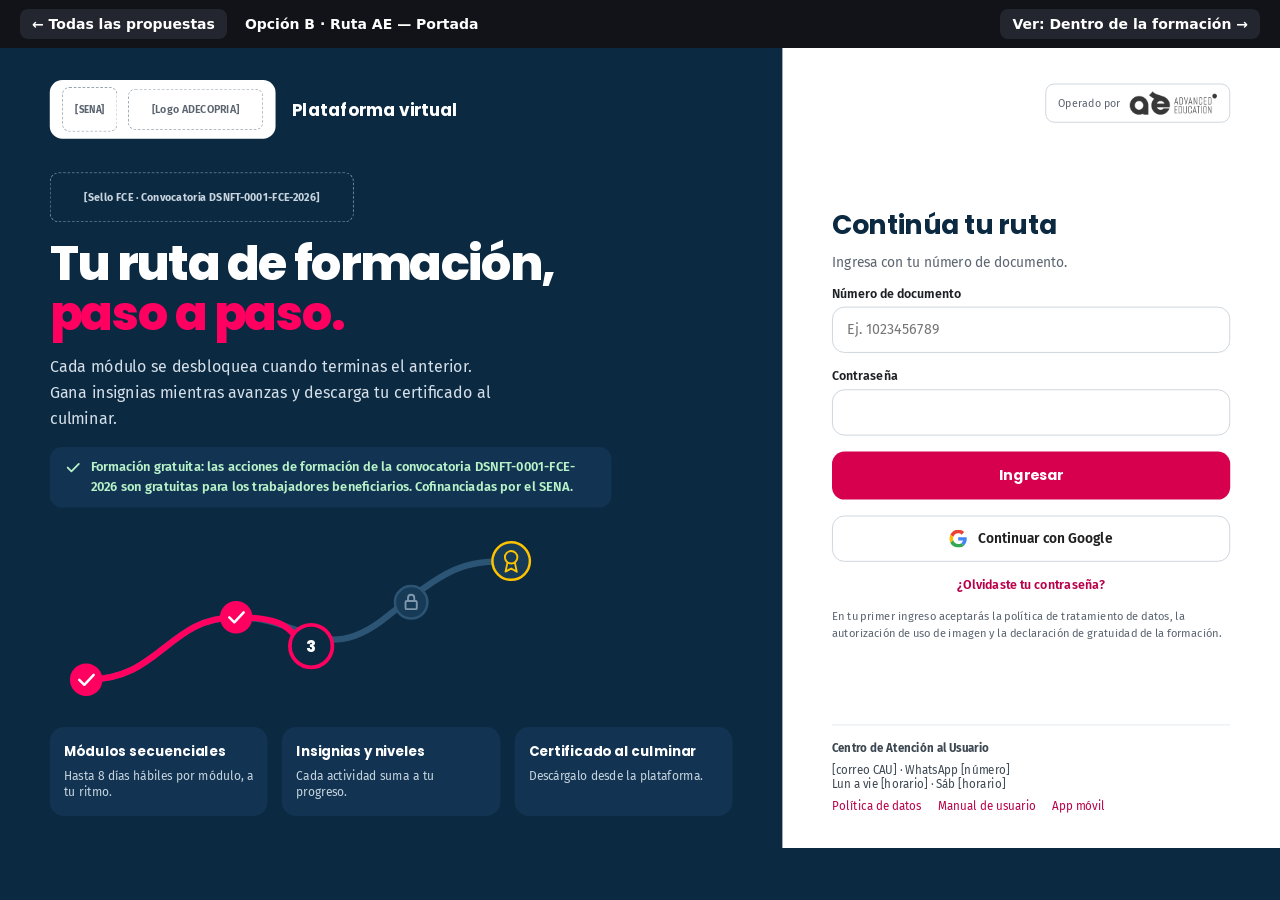
<file: b-portada.html>
<!doctype html>
<html lang="es"><head><meta charset="utf-8"><meta name="viewport" content="width=device-width, initial-scale=1"><meta name="robots" content="noindex, nofollow">
<title>Opción B · Ruta AE — Portada</title>

<link href="https://fonts.googleapis.com/css2?family=Poppins:wght@500;600;700;800&amp;family=Fira+Sans:wght@400;500;600&amp;display=swap" rel="stylesheet">
<style>
body{margin:0;font-family:'Fira Sans',system-ui,sans-serif;background:#0b2940;color:#1d2125}
a{color:#b8004a;text-decoration:none}a:hover{color:#8f003a;text-decoration:underline}
</style>

<style>
html,body{margin:0} #barra{position:sticky;top:0;z-index:10;height:48px;display:flex;align-items:center;gap:18px;padding:0 20px;background:#111318;color:#fff;font:600 14px/1 system-ui,sans-serif}
#barra a{color:#fff;text-decoration:none;padding:8px 12px;border-radius:8px;background:#23262e} #barra a:hover{background:#34384a} #barra .t{margin-right:auto}
#escenario{transform-origin:0 0;width:1440px}
</style></head>
<body>
<nav id="barra" aria-label="Navegación de propuestas"><a href="index.html">← Todas las propuestas</a><span class="t">Opción B · Ruta AE — Portada</span><a href="b-curso.html">Ver: Dentro de la formación →</a></nav>
<div id="marco"><div id="escenario">

<div style="width: 1440px; height: 900px; box-sizing: border-box; display: grid; grid-template-columns: minmax(0, 1fr) 560px; font-family: 'Fira Sans', system-ui, sans-serif">

  <section style="box-sizing: border-box; padding: 36px 56px; background: #0b2940; color: #ffffff; display: flex; flex-direction: column; gap: 18px; position: relative; overflow: hidden">
    <div style="display: flex; align-items: center; gap: 18px">
      <div style="display: flex; align-items: center; gap: 12px; padding: 8px 14px; border-radius: 14px; background: #ffffff">
        <div style="width: 60px; height: 48px; border: 1.5px dashed #9aa5b1; border-radius: 8px; display: flex; align-items: center; justify-content: center; font-size: 11px; font-weight: 700; color: #5b6570">[SENA]</div>
        <div style="width: 150px; height: 44px; border: 1.5px dashed #9aa5b1; border-radius: 8px; display: flex; align-items: center; justify-content: center; font-size: 12px; font-weight: 600; color: #5b6570">[Logo ADECOPRIA]</div>
      </div>
      <span style="font-family: 'Poppins', sans-serif; font-size: 19px; font-weight: 700">Plataforma virtual</span>
    </div>

    <div style="margin-top: 20px; width: 340px; height: 56px; border: 1.5px dashed #7f98ad; border-radius: 10px; display: flex; align-items: center; justify-content: center; font-size: 12px; font-weight: 700; color: #c7d4df">[Sello FCE · Convocatoria DSNFT-0001-FCE-2026]</div>
    <h1 style="margin: 0; font-family: 'Poppins', sans-serif; font-size: 54px; line-height: 1.05; font-weight: 800; letter-spacing: -1.5px; max-width: 620px">Tu ruta de formación, <span style="color: #ff0061">paso a paso.</span></h1>
    <p style="margin: 0; font-size: 18px; line-height: 1.6; color: #d5e0ea; max-width: 520px">Cada módulo se desbloquea cuando terminas el anterior. Gana insignias mientras avanzas y descarga tu certificado al culminar.</p>
    <div style="display: flex; align-items: flex-start; gap: 10px; max-width: 600px; padding: 12px 16px; border-radius: 14px; background: #123452; color: #b8f2c8; font-size: 14.5px; line-height: 1.5; font-weight: 600">
      <svg width="20" height="20" viewBox="0 0 24 24" fill="none" stroke="currentColor" stroke-width="2.4" stroke-linecap="round" stroke-linejoin="round" style="flex: none; margin-top: 1px"><path d="M5 12l5 5L20 7"></path></svg>
      <span>Formación gratuita: las acciones de formación de la convocatoria DSNFT-0001-FCE-2026 son gratuitas para los trabajadores beneficiarios. Cofinanciadas por el SENA.</span>
    </div>

    <svg width="560" height="220" viewBox="0 0 760 300" aria-hidden="true">
      <path d="M40 250 C 160 250, 170 150, 280 150 S 420 230, 520 150 S 640 60, 720 60" fill="none" stroke="#2c5474" stroke-width="10" stroke-linecap="round"></path>
      <path d="M40 250 C 160 250, 170 150, 280 150 S 360 190, 400 196" fill="none" stroke="#ff0061" stroke-width="10" stroke-linecap="round"></path>
      <circle cx="40" cy="250" r="26" fill="#ff0061"></circle>
      <path d="M29 250l8 8 15-16" fill="none" stroke="#ffffff" stroke-width="4" stroke-linecap="round" stroke-linejoin="round"></path>
      <circle cx="280" cy="150" r="26" fill="#ff0061"></circle>
      <path d="M269 150l8 8 15-16" fill="none" stroke="#ffffff" stroke-width="4" stroke-linecap="round" stroke-linejoin="round"></path>
      <circle cx="400" cy="196" r="34" fill="#0b2940" stroke="#ff0061" stroke-width="6"></circle>
      <text x="400" y="205" text-anchor="middle" font-family="Poppins, sans-serif" font-size="24" font-weight="800" fill="#ffffff">3</text>
      <circle cx="560" cy="126" r="26" fill="#173b57" stroke="#2c5474" stroke-width="4"></circle>
      <rect x="551" y="124" width="18" height="13" rx="2" fill="none" stroke="#7f98ad" stroke-width="3"></rect>
      <path d="M555 124v-5a5 5 0 0 1 10 0v5" fill="none" stroke="#7f98ad" stroke-width="3"></path>
      <circle cx="720" cy="60" r="30" fill="#173b57" stroke="#fdc300" stroke-width="4"></circle>
      <circle cx="720" cy="54" r="10" fill="none" stroke="#fdc300" stroke-width="3"></circle>
      <path d="M714 63l-3 14 9-5 9 5-3-14" fill="none" stroke="#fdc300" stroke-width="3" stroke-linejoin="round"></path>
    </svg>

    <div style="margin-top: auto; display: grid; grid-template-columns: repeat(3, minmax(0, 1fr)); gap: 16px">
      <div style="display: flex; flex-direction: column; gap: 6px; padding: 16px; border-radius: 16px; background: #123452">
        <span style="font-family: 'Poppins', sans-serif; font-size: 15px; font-weight: 700">Módulos secuenciales</span>
        <span style="font-size: 13.5px; line-height: 1.45; color: #c7d4df">Hasta 8 días hábiles por módulo, a tu ritmo.</span>
      </div>
      <div style="display: flex; flex-direction: column; gap: 6px; padding: 16px; border-radius: 16px; background: #123452">
        <span style="font-family: 'Poppins', sans-serif; font-size: 15px; font-weight: 700">Insignias y niveles</span>
        <span style="font-size: 13.5px; line-height: 1.45; color: #c7d4df">Cada actividad suma a tu progreso.</span>
      </div>
      <div style="display: flex; flex-direction: column; gap: 6px; padding: 16px; border-radius: 16px; background: #123452">
        <span style="font-family: 'Poppins', sans-serif; font-size: 15px; font-weight: 700">Certificado al culminar</span>
        <span style="font-size: 13.5px; line-height: 1.45; color: #c7d4df">Descárgalo desde la plataforma.</span>
      </div>
    </div>
  </section>

  <section style="box-sizing: border-box; padding: 40px 56px; background: #ffffff; display: flex; flex-direction: column">
    <div style="align-self: flex-end; display: flex; align-items: center; gap: 10px; padding: 8px 14px; border: 1px solid #c9d1d9; border-radius: 10px; font-size: 12px; color: #5b6570">
      <span>Operado por</span>
      <img src="logo.png" alt="Grupo AE Advanced Education" style="height: 26px; width: auto">
    </div>
    <form style="margin: auto 0; display: flex; flex-direction: column; gap: 18px">
      <div style="font-family: 'Poppins', sans-serif; font-size: 30px; font-weight: 700; color: #0b2940; letter-spacing: -0.5px">Continúa tu ruta</div>
      <div style="font-size: 15.5px; color: #5b6570; margin-top: -8px">Ingresa con tu número de documento.</div>
      <label style="display: flex; flex-direction: column; gap: 6px; font-size: 14px; font-weight: 600; color: #1d2125">Número de documento
        <input type="text" placeholder="Ej. 1023456789" style="height: 52px; box-sizing: border-box; padding: 0 16px; border: 1.5px solid #c9d1d9; border-radius: 14px; font-family: inherit; font-size: 16px">
      </label>
      <label style="display: flex; flex-direction: column; gap: 6px; font-size: 14px; font-weight: 600; color: #1d2125">Contraseña
        <input type="password" style="height: 52px; box-sizing: border-box; padding: 0 16px; border: 1.5px solid #c9d1d9; border-radius: 14px; font-family: inherit; font-size: 16px">
      </label>
      <button type="submit" style="height: 54px; border: none; border-radius: 14px; background: #d6004f; color: #ffffff; font-family: 'Poppins', sans-serif; font-size: 16px; font-weight: 700; cursor: pointer">Ingresar</button>
      <button type="button" style="height: 52px; display: flex; align-items: center; justify-content: center; gap: 12px; background: #ffffff; border: 1.5px solid #c9d1d9; border-radius: 14px; font-family: inherit; font-size: 15.5px; font-weight: 600; color: #1f1f1f; cursor: pointer">
        <svg width="20" height="20" viewBox="0 0 48 48" aria-hidden="true"><path fill="#EA4335" d="M24 9.5c3.54 0 6.71 1.22 9.21 3.6l6.85-6.85C35.9 2.38 30.47 0 24 0 14.62 0 6.51 5.38 2.56 13.22l7.98 6.19C12.43 13.72 17.74 9.5 24 9.5z"></path><path fill="#4285F4" d="M46.98 24.55c0-1.57-.15-3.09-.38-4.55H24v9.02h12.94c-.58 2.96-2.26 5.48-4.78 7.18l7.73 6c4.51-4.18 7.09-10.36 7.09-17.65z"></path><path fill="#FBBC05" d="M10.53 28.59c-.48-1.45-.76-2.99-.76-4.59s.27-3.14.76-4.59l-7.98-6.19C.92 16.46 0 20.12 0 24c0 3.88.92 7.54 2.56 10.78l7.97-6.19z"></path><path fill="#34A853" d="M24 48c6.48 0 11.93-2.13 15.89-5.81l-7.73-6c-2.15 1.45-4.92 2.3-8.16 2.3-6.26 0-11.57-4.22-13.47-9.91l-7.98 6.19C6.51 42.62 14.62 48 24 48z"></path></svg>
        Continuar con Google
      </button>
      <a href="#" style="align-self: center; font-size: 14px; font-weight: 600">¿Olvidaste tu contraseña?</a>
      <p style="margin: 0; font-size: 12.5px; line-height: 1.5; color: #5b6570">En tu primer ingreso aceptarás la política de tratamiento de datos, la autorización de uso de imagen y la declaración de gratuidad de la formación.</p>
    </form>
    <div style="display: flex; flex-direction: column; gap: 10px; padding-top: 18px; border-top: 1px solid #e3e7eb; font-size: 13px; color: #3d4852">
      <span style="font-weight: 700">Centro de Atención al Usuario</span>
      <span>[correo CAU] · WhatsApp [número]<br>Lun a vie [horario] · Sáb [horario]</span>
      <div style="display: flex; gap: 18px; align-items: center">
        <a href="#">Política de datos</a>
        <a href="#">Manual de usuario</a>
        <a href="#">App móvil</a>
      </div>
    </div>
  </section>
</div>
</div></div>
<script>
function ajustar(){var e=document.getElementById('escenario'),k=Math.min(1,window.innerWidth/1440);e.style.transform='scale('+k+')';document.getElementById('marco').style.height=(e.firstElementChild.offsetHeight*k)+'px';}
window.addEventListener('resize',ajustar);ajustar();
</script>
</body></html>
</file>
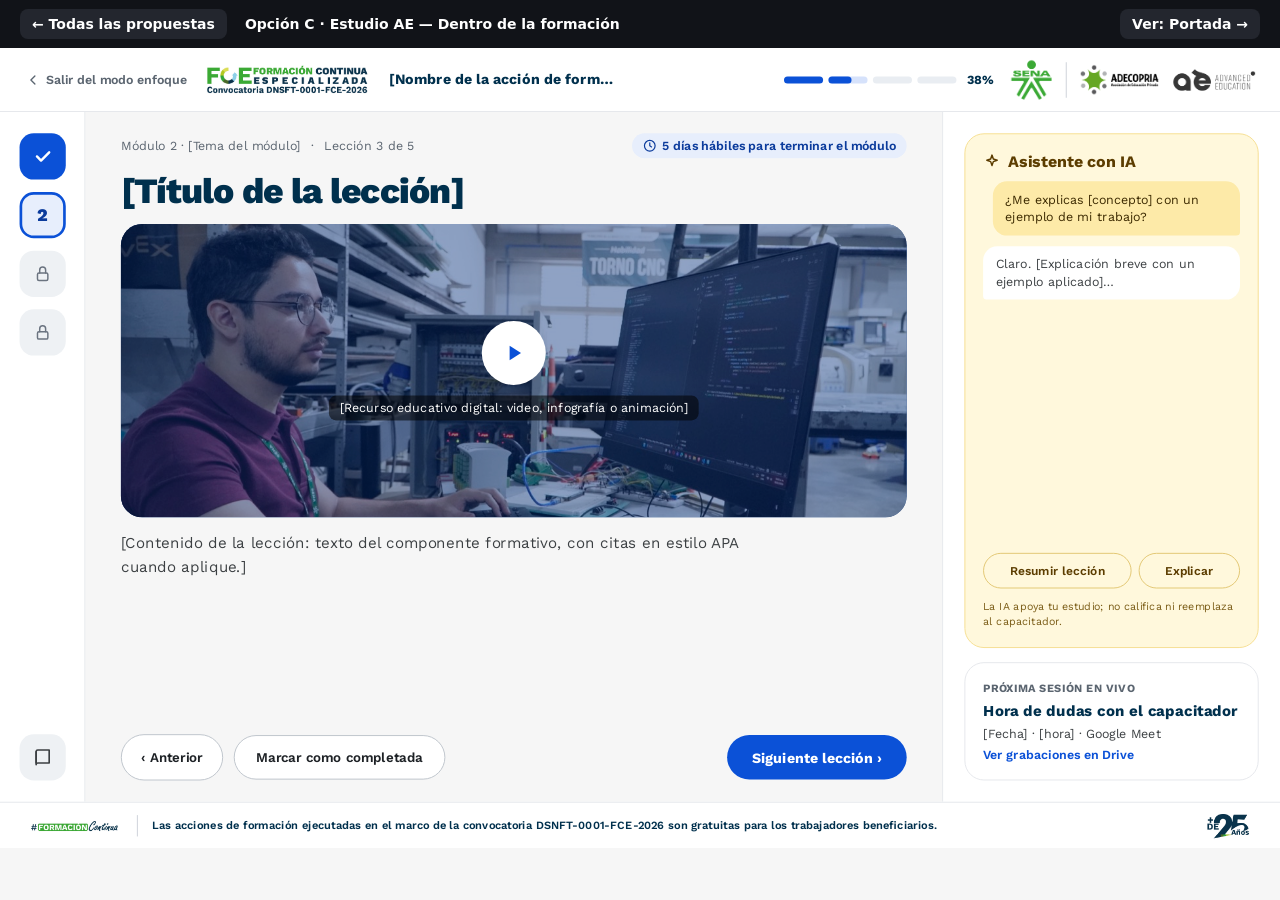
<file: c-curso.html>
<!doctype html>
<html lang="es"><head><meta charset="utf-8"><meta name="viewport" content="width=device-width, initial-scale=1"><meta name="robots" content="noindex, nofollow">
<title>Opción C · Estudio AE — Dentro de la formación</title>

<link href="https://fonts.googleapis.com/css2?family=Work+Sans:wght@400;500;600;700;800&amp;display=swap" rel="stylesheet">
<style>
body{margin:0;font-family:'Work Sans',system-ui,sans-serif;background:#f6f6f6;color:#1d2125}
a{color:#0b51d7;text-decoration:none}a:hover{color:#03307c;text-decoration:underline}
</style>

<style>
html,body{margin:0} #barra{position:sticky;top:0;z-index:10;height:48px;display:flex;align-items:center;gap:18px;padding:0 20px;background:#111318;color:#fff;font:600 14px/1 system-ui,sans-serif}
#barra a{color:#fff;text-decoration:none;padding:8px 12px;border-radius:8px;background:#23262e} #barra a:hover{background:#34384a} #barra .t{margin-right:auto}
#escenario{transform-origin:0 0;width:1440px}
</style></head>
<body>
<nav id="barra" aria-label="Navegación de propuestas"><a href="index.html">← Todas las propuestas</a><span class="t">Opción C · Estudio AE — Dentro de la formación</span><a href="c-portada.html">Ver: Portada →</a></nav>
<div id="marco"><div id="escenario">

<div style="width: 1440px; height: 900px; box-sizing: border-box; display: flex; flex-direction: column; background: #f6f6f6; color: #1d2125; font-family: 'Work Sans', system-ui, sans-serif">

  <header style="height: 72px; flex: none; box-sizing: border-box; padding: 0 28px; display: flex; align-items: center; gap: 18px; background: #ffffff; border-bottom: 1px solid #e3e6ea">
    <a href="#" style="display: inline-flex; align-items: center; gap: 6px; font-size: 14px; font-weight: 600; color: #5b6570"><svg width="18" height="18" viewBox="0 0 24 24" fill="none" stroke="currentColor" stroke-width="2" stroke-linecap="round" stroke-linejoin="round"><path d="M15 6l-6 6 6 6"></path></svg>Salir del modo enfoque</a>
    <img src="img/fce-lockup.jpg" alt="FCE · Formación Continua Especializada · Convocatoria DSNFT-0001-FCE-2026" style="height: 38px; width: auto">
    <span style="max-width: 260px; overflow: hidden; text-overflow: ellipsis; white-space: nowrap; font-size: 16px; font-weight: 700; color: #00304d">[Nombre de la acción de formación]</span>
    <div style="margin-left: auto; display: flex; align-items: center; gap: 12px">
      <div style="display: flex; gap: 6px">
        <span style="width: 44px; height: 8px; border-radius: 4px; background: #0b51d7"></span>
        <span style="width: 44px; height: 8px; border-radius: 4px; background: #d6e2fb"><span style="display: block; width: 60%; height: 8px; border-radius: 4px; background: #0b51d7"></span></span>
        <span style="width: 44px; height: 8px; border-radius: 4px; background: #e9edf2"></span>
        <span style="width: 44px; height: 8px; border-radius: 4px; background: #e9edf2"></span>
      </div>
      <span style="font-size: 14px; font-weight: 700; color: #00304d">38%</span>
    </div>
    <div style="display: flex; align-items: center; gap: 14px">
      <img src="img/sena-logo.png" alt="SENA" style="height: 48px; width: auto">
      <span style="width: 1px; height: 40px; background: #c9ced6"></span>
      <img src="img/adecopria-h.png" alt="ADECOPRIA · Asociación de Educación Privada" style="height: 36px; width: auto">
      <img src="img/gae-h.png" alt="Grupo AE Advanced Education" style="height: 24px; width: auto">
    </div>
  </header>

  <div style="flex-grow: 1; min-height: 0; display: grid; grid-template-columns: 96px minmax(0, 1fr) 380px">

    <nav style="box-sizing: border-box; padding: 24px 0; background: #ffffff; border-right: 1px solid #e3e6ea; display: flex; flex-direction: column; align-items: center; gap: 14px" aria-label="Módulos">
      <a href="#" aria-label="Módulo 1, completado" style="width: 52px; height: 52px; border-radius: 16px; background: #0b51d7; display: flex; align-items: center; justify-content: center; color: #ffffff"><svg width="22" height="22" viewBox="0 0 24 24" fill="none" stroke="currentColor" stroke-width="3" stroke-linecap="round" stroke-linejoin="round"><path d="M5 12l5 5L20 7"></path></svg></a>
      <a href="#" aria-label="Módulo 2, en curso" style="width: 52px; height: 52px; box-sizing: border-box; border-radius: 16px; border: 3px solid #0b51d7; background: #e7eefc; display: flex; align-items: center; justify-content: center; font-size: 20px; font-weight: 800; color: #0b3b9c">2</a>
      <span aria-label="Módulo 3, bloqueado" style="width: 52px; height: 52px; border-radius: 16px; background: #eef1f4; display: flex; align-items: center; justify-content: center; color: #6b7480"><svg width="20" height="20" viewBox="0 0 24 24" fill="none" stroke="currentColor" stroke-width="2" stroke-linecap="round" stroke-linejoin="round"><rect x="5" y="11" width="14" height="10" rx="2"></rect><path d="M8 11V7a4 4 0 0 1 8 0v4"></path></svg></span>
      <span aria-label="Módulo 4, bloqueado" style="width: 52px; height: 52px; border-radius: 16px; background: #eef1f4; display: flex; align-items: center; justify-content: center; color: #6b7480"><svg width="20" height="20" viewBox="0 0 24 24" fill="none" stroke="currentColor" stroke-width="2" stroke-linecap="round" stroke-linejoin="round"><rect x="5" y="11" width="14" height="10" rx="2"></rect><path d="M8 11V7a4 4 0 0 1 8 0v4"></path></svg></span>
      <a href="#" aria-label="Recursos del curso" style="margin-top: auto; width: 52px; height: 52px; border-radius: 16px; background: #eef1f4; display: flex; align-items: center; justify-content: center; color: #3c4043"><svg width="22" height="22" viewBox="0 0 24 24" fill="none" stroke="currentColor" stroke-width="2" stroke-linecap="round" stroke-linejoin="round"><path d="M4 5a2 2 0 0 1 2-2h14v16H6a2 2 0 0 0-2 2z"></path><path d="M4 19V5"></path></svg></a>
    </nav>

    <main style="box-sizing: border-box; padding: 24px 40px; display: flex; flex-direction: column; gap: 16px; min-height: 0">
      <div style="display: flex; align-items: center; gap: 12px; font-size: 14px; color: #5b6570">
        <span>Módulo 2 · [Tema del módulo]</span><span>·</span><span>Lección 3 de 5</span>
        <span style="margin-left: auto; display: inline-flex; align-items: center; gap: 6px; padding: 6px 12px; border-radius: 999px; background: #e7eefc; color: #0b3b9c; font-weight: 600"><svg width="16" height="16" viewBox="0 0 24 24" fill="none" stroke="currentColor" stroke-width="2" stroke-linecap="round" stroke-linejoin="round"><circle cx="12" cy="12" r="9"></circle><path d="M12 7v5l3 2"></path></svg>5 días hábiles para terminar el módulo</span>
      </div>
      <h1 style="margin: 0; font-size: 40px; line-height: 1.05; font-weight: 800; letter-spacing: -1.1px; color: #00304d">[Título de la lección]</h1>
      <div style="position: relative; height: 330px; flex: none; overflow: hidden; border-radius: 24px; background: #03307c">
        <img src="img/foto-capacitador.jpg" alt="" style="position: absolute; left: 0; top: 0; width: 100%; height: 100%; object-fit: cover; object-position: 50% 35%; display: block; opacity: 0.85">
        <div style="position: absolute; left: 0; top: 0; right: 0; bottom: 0; display: flex; flex-direction: column; align-items: center; justify-content: center; gap: 12px; background: rgba(3, 48, 124, 0.35)">
          <span style="width: 72px; height: 72px; border-radius: 50%; background: #ffffff; color: #0b51d7; display: flex; align-items: center; justify-content: center"><svg width="28" height="28" viewBox="0 0 24 24" fill="currentColor"><path d="M8 5v14l11-7z"></path></svg></span>
          <span style="padding: 6px 12px; border-radius: 8px; background: rgba(0, 0, 0, 0.55); font-size: 14px; color: #ffffff">[Recurso educativo digital: video, infografía o animación]</span>
        </div>
      </div>
      <p style="margin: 0; font-size: 17px; line-height: 1.6; color: #3c4043; max-width: 760px">[Contenido de la lección: texto del componente formativo, con citas en estilo APA cuando aplique.]</p>
      <div style="margin-top: auto; display: flex; align-items: center; gap: 12px">
        <a href="#" style="height: 50px; padding: 0 22px; display: inline-flex; align-items: center; border-radius: 999px; border: 1px solid #b9c0c8; background: #ffffff; color: #1d2125; font-weight: 600; font-size: 15px; text-decoration: none">‹ Anterior</a>
        <button type="button" style="height: 50px; padding: 0 24px; border-radius: 999px; border: 1px solid #b9c0c8; background: #ffffff; color: #1d2125; font-family: inherit; font-weight: 600; font-size: 15px">Marcar como completada</button>
        <a href="#" style="margin-left: auto; height: 50px; padding: 0 28px; display: inline-flex; align-items: center; border-radius: 999px; background: #0b51d7; color: #ffffff; font-weight: 700; font-size: 16px; text-decoration: none">Siguiente lección ›</a>
      </div>
    </main>

    <aside style="box-sizing: border-box; padding: 24px; background: #ffffff; border-left: 1px solid #e3e6ea; display: flex; flex-direction: column; gap: 16px; min-height: 0">
      <div style="flex-grow: 1; display: flex; flex-direction: column; gap: 12px; padding: 20px; border-radius: 22px; background: #fff8dc; border: 1px solid #f5dd8a">
        <span style="display: inline-flex; align-items: center; gap: 8px; font-size: 18px; font-weight: 700; color: #5c3d00"><svg width="20" height="20" viewBox="0 0 24 24" fill="none" stroke="currentColor" stroke-width="2" stroke-linecap="round" stroke-linejoin="round"><path d="M12 3l1.8 5.2L19 10l-5.2 1.8L12 17l-1.8-5.2L5 10l5.2-1.8z"></path></svg>Asistente con IA</span>
        <span style="align-self: flex-end; max-width: 250px; padding: 10px 14px; border-radius: 16px 16px 4px 16px; background: #fdeaa8; font-size: 14px; line-height: 1.45; color: #3c2a00">¿Me explicas [concepto] con un ejemplo de mi trabajo?</span>
        <span style="max-width: 270px; padding: 10px 14px; border-radius: 16px 16px 16px 4px; background: #ffffff; font-size: 14px; line-height: 1.45; color: #3c4043">Claro. [Explicación breve con un ejemplo aplicado]…</span>
        <div style="margin-top: auto; display: flex; gap: 8px">
          <button type="button" style="flex-grow: 1; height: 40px; border-radius: 999px; border: 1px solid #e0c26a; background: transparent; color: #5c3d00; font-family: inherit; font-size: 13.5px; font-weight: 600">Resumir lección</button>
          <button type="button" style="flex-grow: 1; height: 40px; border-radius: 999px; border: 1px solid #e0c26a; background: transparent; color: #5c3d00; font-family: inherit; font-size: 13.5px; font-weight: 600">Explicar</button>
        </div>
        <span style="font-size: 12px; line-height: 1.4; color: #7a5c16">La IA apoya tu estudio; no califica ni reemplaza al capacitador.</span>
      </div>
      <div style="display: flex; flex-direction: column; gap: 8px; padding: 20px; border-radius: 22px; background: #ffffff; border: 1px solid #e3e6ea">
        <span style="font-size: 12.5px; font-weight: 700; color: #5b6570; text-transform: uppercase; letter-spacing: 0.4px">Próxima sesión en vivo</span>
        <span style="font-size: 17px; font-weight: 700; color: #00304d">Hora de dudas con el capacitador</span>
        <span style="font-size: 14px; color: #3c4043">[Fecha] · [hora] · Google Meet</span>
        <a href="#" style="font-size: 14px; font-weight: 600">Ver grabaciones en Drive</a>
      </div>
    </aside>
  </div>

  <footer style="height: 52px; flex: none; box-sizing: border-box; padding: 0 32px; display: flex; align-items: center; gap: 16px; background: #ffffff; border-top: 1px solid #e3e6ea">
    <img src="img/formacion-continua.jpg" alt="#FORMACIÓNContinua" style="height: 20px; width: auto">
    <span style="width: 1px; height: 24px; background: #c9ced6"></span>
    <span style="font-size: 12.5px; font-weight: 600; color: #00304d">Las acciones de formación ejecutadas en el marco de la convocatoria DSNFT-0001-FCE-2026 son gratuitas para los trabajadores beneficiarios.</span>
    <img src="img/mas25.jpg" alt="Más de 25 años" style="margin-left: auto; height: 34px; width: auto">
  </footer>
</div>
</div></div>
<script>
function ajustar(){var e=document.getElementById('escenario'),k=Math.min(1,window.innerWidth/1440);e.style.transform='scale('+k+')';document.getElementById('marco').style.height=(e.firstElementChild.offsetHeight*k)+'px';}
window.addEventListener('resize',ajustar);ajustar();
</script>
</body></html>
</file>
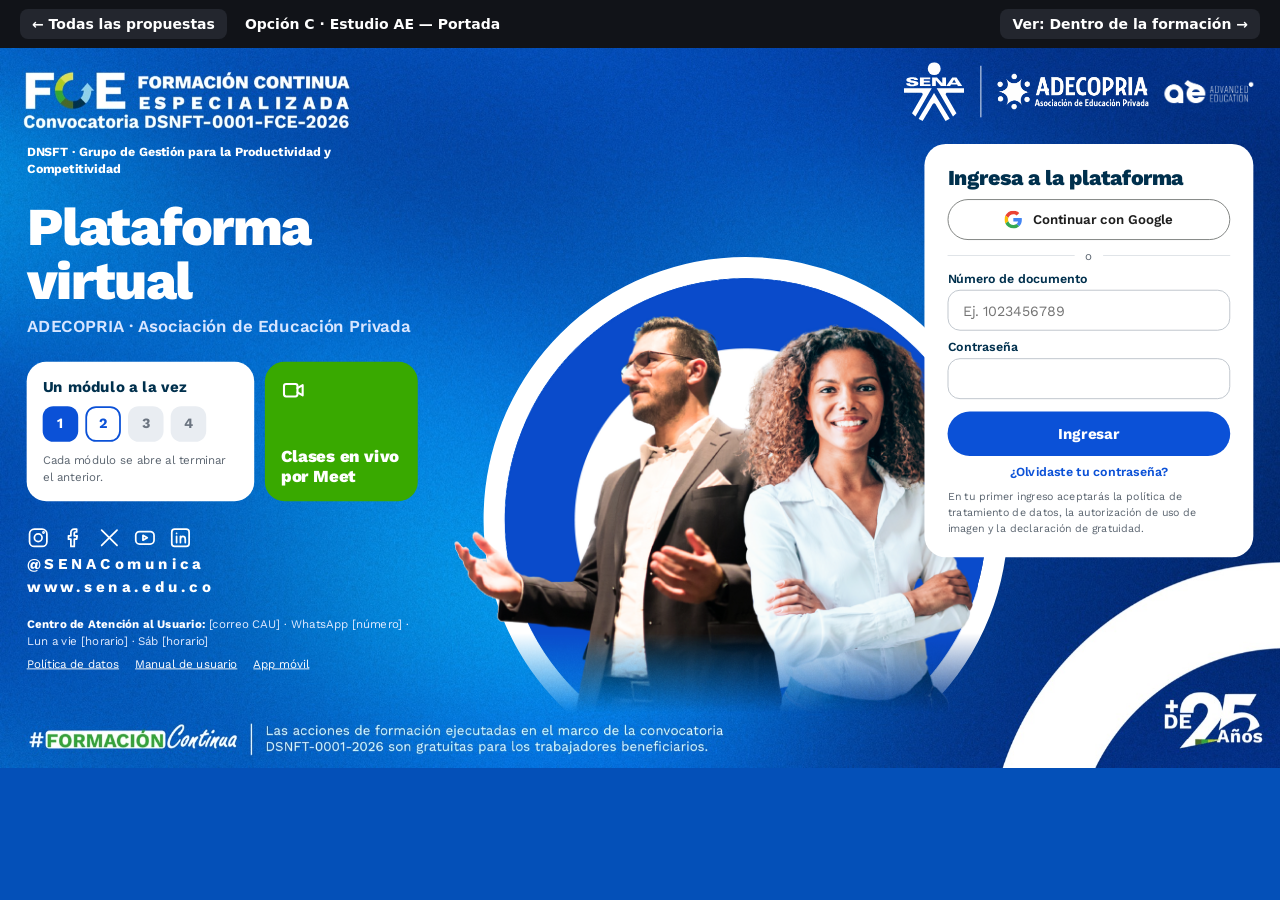
<file: c-portada.html>
<!doctype html>
<html lang="es"><head><meta charset="utf-8"><meta name="viewport" content="width=device-width, initial-scale=1"><meta name="robots" content="noindex, nofollow">
<title>Opción C · Estudio AE — Portada</title>

<link href="https://fonts.googleapis.com/css2?family=Work+Sans:wght@400;500;600;700;800&amp;display=swap" rel="stylesheet">
<style>
body{margin:0;font-family:'Work Sans',system-ui,sans-serif;background:#0450b8;color:#ffffff}
a{color:#0b51d7;text-decoration:none}a:hover{color:#03307c;text-decoration:underline}
</style>

<style>
html,body{margin:0} #barra{position:sticky;top:0;z-index:10;height:48px;display:flex;align-items:center;gap:18px;padding:0 20px;background:#111318;color:#fff;font:600 14px/1 system-ui,sans-serif}
#barra a{color:#fff;text-decoration:none;padding:8px 12px;border-radius:8px;background:#23262e} #barra a:hover{background:#34384a} #barra .t{margin-right:auto}
#escenario{transform-origin:0 0;width:1440px}
</style></head>
<body>
<nav id="barra" aria-label="Navegación de propuestas"><a href="index.html">← Todas las propuestas</a><span class="t">Opción C · Estudio AE — Portada</span><a href="c-curso.html">Ver: Dentro de la formación →</a></nav>
<div id="marco"><div id="escenario">

<div style="width: 1440px; height: 810px; position: relative; overflow: hidden; box-sizing: border-box; background: #0450b8; color: #ffffff; font-family: 'Work Sans', system-ui, sans-serif">

  <img src="img/fondo-fce-azul.jpg" alt="" style="position: absolute; left: 0; top: 0; width: 1440px; height: 810px; display: block">

  <div style="position: absolute; right: 30px; top: 16px; display: flex; align-items: center; gap: 18px">
    <img src="img/sena-logo-blanco.svg" alt="SENA" style="height: 66px; width: auto">
    <span style="width: 1.5px; height: 58px; background: #ffffff"></span>
    <img src="img/adecopria-h-blanco.png" alt="ADECOPRIA · Asociación de Educación Privada" style="height: 40px; width: auto">
    <img src="img/gae-h-blanco.png" alt="Grupo AE Advanced Education" style="height: 26px; width: auto">
  </div>

  <section style="position: absolute; left: 30px; top: 108px; width: 440px; display: flex; flex-direction: column; gap: 10px">
    <span style="font-size: 14px; font-weight: 700; line-height: 1.35">DNSFT · Grupo de Gestión para la Productividad y Competitividad</span>
    <h1 style="margin: 16px 0 0; font-size: 60px; line-height: 1; font-weight: 800; letter-spacing: -1.8px">Plataforma virtual</h1>
    <span style="font-size: 19px; font-weight: 600; color: #d6e5ff">ADECOPRIA · Asociación de Educación Privada</span>

    <div style="margin-top: 18px; display: flex; gap: 12px">
      <div style="width: 256px; flex: none; box-sizing: border-box; padding: 18px; border-radius: 22px; background: #ffffff; color: #1d2125; display: flex; flex-direction: column; gap: 12px">
        <span style="font-size: 17px; font-weight: 700; color: #00304d">Un módulo a la vez</span>
        <div style="display: flex; gap: 8px">
          <span style="width: 40px; height: 40px; border-radius: 12px; background: #0b51d7; color: #ffffff; display: flex; align-items: center; justify-content: center; font-weight: 700">1</span>
          <span style="width: 40px; height: 40px; box-sizing: border-box; border-radius: 12px; border: 2px solid #0b51d7; color: #0b51d7; display: flex; align-items: center; justify-content: center; font-weight: 700">2</span>
          <span style="width: 40px; height: 40px; border-radius: 12px; background: #e9edf2; color: #6b7480; display: flex; align-items: center; justify-content: center; font-weight: 700">3</span>
          <span style="width: 40px; height: 40px; border-radius: 12px; background: #e9edf2; color: #6b7480; display: flex; align-items: center; justify-content: center; font-weight: 700">4</span>
        </div>
        <span style="font-size: 13px; line-height: 1.45; color: #5b6570">Cada módulo se abre al terminar el anterior.</span>
      </div>
      <div style="flex-grow: 1; box-sizing: border-box; padding: 18px; border-radius: 22px; background: #39a900; color: #ffffff; display: flex; flex-direction: column; justify-content: space-between">
        <svg width="28" height="28" viewBox="0 0 24 24" fill="none" stroke="currentColor" stroke-width="2" stroke-linecap="round" stroke-linejoin="round"><rect x="3" y="6" width="13" height="12" rx="2"></rect><path d="M16 10l5-3v10l-5-3"></path></svg>
        <span style="font-size: 19px; font-weight: 800; line-height: 1.15">Clases en vivo por Meet</span>
      </div>
    </div>

    <div style="margin-top: 8px; display: flex; flex-direction: column; gap: 6px">
      
      
      <div style="margin-top: 10px; display: flex; gap: 14px" aria-hidden="true">
        <svg width="26" height="26" viewBox="0 0 24 24" fill="none" stroke="currentColor" stroke-width="1.8" stroke-linecap="round" stroke-linejoin="round"><rect x="3" y="3" width="18" height="18" rx="5"></rect><circle cx="12" cy="12" r="4"></circle><circle cx="17.5" cy="6.5" r="0.6"></circle></svg>
        <svg width="26" height="26" viewBox="0 0 24 24" fill="none" stroke="currentColor" stroke-width="1.8" stroke-linecap="round" stroke-linejoin="round"><path d="M15 3h-2.5A3.5 3.5 0 0 0 9 6.5V10H6.5v3.5H9V21h3.5v-7.5H15l.5-3.5h-3V7a1 1 0 0 1 1-1H15z"></path></svg>
        <svg width="26" height="26" viewBox="0 0 24 24" fill="none" stroke="currentColor" stroke-width="1.8" stroke-linecap="round" stroke-linejoin="round"><path d="M4 4l16 16M20 4L4 20"></path></svg>
        <svg width="26" height="26" viewBox="0 0 24 24" fill="none" stroke="currentColor" stroke-width="1.8" stroke-linecap="round" stroke-linejoin="round"><rect x="2.5" y="5.5" width="19" height="13" rx="4"></rect><path d="M10 9.5v5l4.5-2.5z"></path></svg>
        <svg width="26" height="26" viewBox="0 0 24 24" fill="none" stroke="currentColor" stroke-width="1.8" stroke-linecap="round" stroke-linejoin="round"><rect x="3" y="3" width="18" height="18" rx="3"></rect><path d="M8 10.5V17M8 7.5v.01M12 17v-6.5M12 13.5c0-2 1.2-3 2.6-3s2.4 1 2.4 3V17"></path></svg>
      </div>
      <span style="font-size: 17px; font-weight: 700; letter-spacing: 4px">@SENAComunica</span>
      <span style="font-size: 17px; font-weight: 700; letter-spacing: 4px">www.sena.edu.co</span>
    </div>

    <div style="margin-top: 14px; display: flex; flex-direction: column; gap: 6px; font-size: 13px; line-height: 1.45; color: #e3ecff">
      <span><b style="color: #ffffff">Centro de Atención al Usuario:</b> [correo CAU] · WhatsApp [número] · Lun a vie [horario] · Sáb [horario]</span>
      <span style="display: flex; gap: 18px"><a href="#" style="color: #ffffff; text-decoration: underline">Política de datos</a><a href="#" style="color: #ffffff; text-decoration: underline">Manual de usuario</a><a href="#" style="color: #ffffff; text-decoration: underline">App móvil</a></span>
    </div>
  </section>

  <div style="position: absolute; left: 0; top: 0; width: 1440px; height: 748px; overflow: hidden; -webkit-mask-image: linear-gradient(180deg, #000000 88%, transparent 100%); mask-image: linear-gradient(180deg, #000000 88%, transparent 100%)">
    <span style="position: absolute; left: 543.6px; top: 235.1px; width: 590.9px; height: 590.9px; box-sizing: border-box; border-radius: 50%; border: 24px solid #ffffff"></span>
    <span style="position: absolute; left: 567.6px; top: 259.1px; width: 542.9px; height: 542.9px; box-sizing: border-box; border-radius: 50%; border: 79.2px solid #0a4bcb"></span>
    <img src="img/pareja-fce.png" alt="Capacitador y participante de la formación" style="position: absolute; left: 500px; top: 160px; width: 600px; height: auto; display: block">
  </div>

  <section style="position: absolute; left: 1040px; top: 108px; width: 370px; box-sizing: border-box; padding: 24px 26px; border-radius: 24px; background: #ffffff; color: #1d2125; display: flex; flex-direction: column; gap: 10px">
    <span style="font-size: 24px; font-weight: 800; letter-spacing: -0.4px; color: #00304d">Ingresa a la plataforma</span>
    <button type="button" style="height: 46px; display: flex; align-items: center; justify-content: center; gap: 12px; background: #ffffff; border: 1px solid #747775; border-radius: 999px; font-family: inherit; font-size: 15px; font-weight: 600; color: #1f1f1f; cursor: pointer">
      <svg width="20" height="20" viewBox="0 0 48 48" aria-hidden="true"><path fill="#EA4335" d="M24 9.5c3.54 0 6.71 1.22 9.21 3.6l6.85-6.85C35.9 2.38 30.47 0 24 0 14.62 0 6.51 5.38 2.56 13.22l7.98 6.19C12.43 13.72 17.74 9.5 24 9.5z"></path><path fill="#4285F4" d="M46.98 24.55c0-1.57-.15-3.09-.38-4.55H24v9.02h12.94c-.58 2.96-2.26 5.48-4.78 7.18l7.73 6c4.51-4.18 7.09-10.36 7.09-17.65z"></path><path fill="#FBBC05" d="M10.53 28.59c-.48-1.45-.76-2.99-.76-4.59s.27-3.14.76-4.59l-7.98-6.19C.92 16.46 0 20.12 0 24c0 3.88.92 7.54 2.56 10.78l7.97-6.19z"></path><path fill="#34A853" d="M24 48c6.48 0 11.93-2.13 15.89-5.81l-7.73-6c-2.15 1.45-4.92 2.3-8.16 2.3-6.26 0-11.57-4.22-13.47-9.91l-7.98 6.19C6.51 42.62 14.62 48 24 48z"></path></svg>
      Continuar con Google
    </button>
    <div style="display: flex; align-items: center; gap: 12px; font-size: 13px; color: #5b6570"><span style="flex-grow: 1; height: 1px; background: #dde1e6"></span>o<span style="flex-grow: 1; height: 1px; background: #dde1e6"></span></div>
    <label style="display: flex; flex-direction: column; gap: 5px; font-size: 14px; font-weight: 600; color: #00304d">Número de documento
      <input type="text" placeholder="Ej. 1023456789" style="height: 46px; box-sizing: border-box; padding: 0 16px; border: 1.5px solid #b9c0c8; border-radius: 14px; font-family: inherit; font-size: 16px; background: #ffffff">
    </label>
    <label style="display: flex; flex-direction: column; gap: 5px; font-size: 14px; font-weight: 600; color: #00304d">Contraseña
      <input type="password" style="height: 46px; box-sizing: border-box; padding: 0 16px; border: 1.5px solid #b9c0c8; border-radius: 14px; font-family: inherit; font-size: 16px; background: #ffffff">
    </label>
    <button type="submit" style="margin-top: 4px; height: 50px; border: none; border-radius: 999px; background: #0b51d7; color: #ffffff; font-family: inherit; font-size: 17px; font-weight: 700; cursor: pointer">Ingresar</button>
    <a href="#" style="align-self: center; font-size: 14px; font-weight: 600">¿Olvidaste tu contraseña?</a>
    <p style="margin: 2px 0 0; font-size: 12px; line-height: 1.45; color: #5b6570">En tu primer ingreso aceptarás la política de tratamiento de datos, la autorización de uso de imagen y la declaración de gratuidad.</p>
  </section>
</div>
</div></div>
<script>
function ajustar(){var e=document.getElementById('escenario'),k=Math.min(1,window.innerWidth/1440);e.style.transform='scale('+k+')';document.getElementById('marco').style.height=(e.firstElementChild.offsetHeight*k)+'px';}
window.addEventListener('resize',ajustar);ajustar();
</script>
</body></html>
</file>
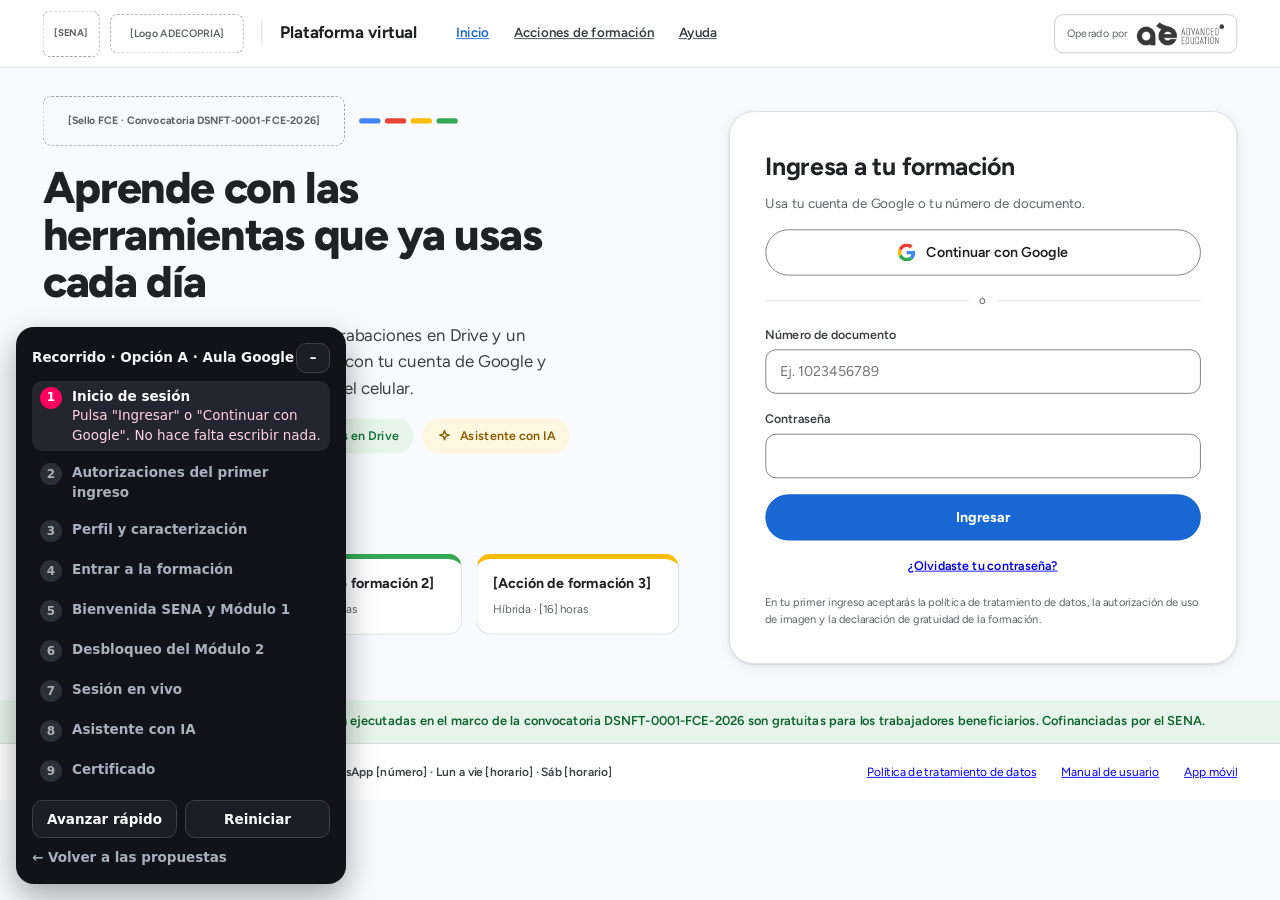
<file: demo/a.html>
<!doctype html>
<html lang="es">
<head>
<meta charset="utf-8">
<meta name="viewport" content="width=device-width, initial-scale=1">
<meta name="robots" content="noindex, nofollow">
<title>Demo · Opción A · Aula Google</title>
<link href="https://fonts.googleapis.com/css2?family=Figtree:wght@400;500;600;700;800&display=swap" rel="stylesheet">
<link rel="stylesheet" href="demo.css">
<style>
:root{--bg:#f8fafd;--surface:#fff;--text:#202124;--muted:#5f6368;--border:#dadce0;--border-strong:#9aa0a6;--pri:#1967d2;--pri-ink:#1967d2;--pri-text:#fff;
  --chip-bg:#e8f0fe;--chip-text:#174ea6;--track:#eef1f4;--input-bg:#fff;--ok:#137333;--ok-bg:#e6f4ea;--warn:#a50e0e;--warn-bg:#fce8e6;--ai-bg:#fef7e0;--ai-text:#3c2a00;
  --radius:20px;--btn-radius:999px;--font-body:'Figtree',system-ui,sans-serif;--font-display:'Figtree',system-ui,sans-serif}
.a-top{height:64px;display:flex;align-items:center;gap:18px;padding:0 24px;background:#fff;border-bottom:1px solid var(--border);position:sticky;top:0;z-index:20}
.a-brand{border:0;background:none;font-size:19px;font-weight:800;cursor:pointer;padding:0}
.a-top nav{display:flex;gap:4px;margin-left:12px}
.a-top nav button{border:0;background:none;padding:10px 14px;border-radius:999px;font-weight:600;cursor:pointer;color:#3c4043}
.a-top nav button.on{background:#e8f0fe;color:#174ea6}
.a-right{margin-left:auto;display:flex;align-items:center;gap:10px;font-size:12px;color:var(--muted)}
.a-right img{height:24px}
.a-av{width:36px;height:36px;border-radius:50%;background:#e8f0fe;color:#174ea6;display:flex;align-items:center;justify-content:center;font-weight:800;font-size:14px}
.a-tabs{display:flex;gap:4px;align-items:center;padding:0 24px;background:#fff;border-bottom:1px solid var(--border);overflow-x:auto}
.a-tabs button{border:0;background:none;padding:16px 14px;font-weight:600;cursor:pointer;color:#3c4043;border-bottom:3px solid transparent;white-space:nowrap}
.a-tabs button.on{color:#1967d2;border-bottom-color:#1967d2}
.a-crumb{color:var(--muted);font-weight:600;padding:0 8px;white-space:nowrap}
.a-course{display:grid;grid-template-columns:minmax(0,1fr) 340px;gap:22px;align-items:start}
.a-banner{position:relative;overflow:hidden;min-height:140px;border-radius:20px;background:#1967d2;color:#fff;padding:24px 28px;display:flex;align-items:flex-end}
.a-banner i{position:absolute;border-radius:50%}
.a-banner i:nth-child(1){right:-30px;top:-40px;width:170px;height:170px;background:#4285f4}
.a-banner i:nth-child(2){right:120px;top:64px;width:84px;height:84px;background:#fbbc04}
.a-banner i:nth-child(3){right:36px;top:92px;width:54px;height:54px;border-radius:16px;background:#34a853}
.a-banner div{position:relative;display:flex;flex-direction:column;gap:4px;max-width:70%}
.a-banner b{font-size:clamp(20px,2.2vw,26px);font-weight:800;letter-spacing:-.3px}
.a-welcome{display:grid;grid-template-columns:260px minmax(0,1fr);gap:18px;align-items:center}
.a-vid{cursor:pointer;font-weight:600;font-size:13px}
.a-pill{border:1px solid var(--border);background:#fff;border-radius:999px;padding:7px 14px;font-weight:600;font-size:13px;cursor:pointer}
.a-mods{padding:0;overflow:hidden}
.a-mod{width:100%;display:flex;align-items:center;gap:16px;padding:16px 20px;border:0;border-bottom:1px solid #e8eaed;background:#fff;text-align:left;cursor:pointer}
.a-mod:last-child{border-bottom:0}
.a-mod.cur{background:#f4f8fe}
.a-mod.lock{color:var(--muted)}
.a-mt{flex:1;display:flex;flex-direction:column;gap:6px}
.a-mt small{font-size:13px}
.okt{color:#137333;font-weight:700}
.a-ic{width:40px;height:40px;border-radius:50%;background:#f1f3f4;display:flex;align-items:center;justify-content:center;font-weight:800;flex:none}
.a-ic.ok{background:#34a853;color:#fff}.a-ic.pri{background:#1967d2;color:#fff}
.a-ring{display:flex;align-items:center;gap:16px}
.a-ring b{font-size:30px;display:block}
.a-ai{background:#fef7e0;border-color:#f3dc9c}
.a-ai b{display:inline-flex;align-items:center;gap:8px}
.a-link{border:0;background:none;padding:0;text-align:left;color:#1967d2;font-weight:600;cursor:pointer}
.a-act{display:grid;grid-template-columns:300px minmax(0,1fr);gap:22px;align-items:start}
.a-list{padding:10px;display:flex;flex-direction:column;gap:4px}
.a-list button{display:flex;gap:10px;align-items:center;text-align:left;border:0;background:none;padding:10px;border-radius:12px;cursor:pointer;font-size:14px;font-weight:600}
.a-list button.on{background:#e8f0fe;color:#174ea6}
.a-dot{width:26px;height:26px;border-radius:50%;background:#f1f3f4;display:flex;align-items:center;justify-content:center;font-size:12px;font-weight:800;flex:none}
.a-dot.ok{background:#34a853;color:#fff}.a-dot svg{width:14px;height:14px}
.a-dl{display:flex;gap:8px;align-items:center;padding:10px;color:#174ea6;font-size:13px;font-weight:600;border-top:1px solid #e8eaed;margin-top:6px}
.a-dl svg{width:16px;height:16px}
@media (max-width:980px){.a-course,.a-act{grid-template-columns:1fr}.a-welcome{grid-template-columns:1fr}.a-right span:first-child,.a-right img{display:none}}
@media (max-width:640px){.a-top{padding:0 14px;gap:10px}.a-brand{font-size:17px}.a-mod{flex-wrap:wrap;padding:14px}.a-mod .dv-bar{width:120px!important}.a-banner{padding:20px}.a-banner div{max-width:100%}.a-banner i:nth-child(2),.a-banner i:nth-child(3){display:none}.a-tabs{padding:0 8px}}
</style>
</head>
<body>
<div id="app"></div>
<div id="dv-toast-host"></div>
<template id="tpl-portada">

<div style="width: 1440px; height: 900px; box-sizing: border-box; display: flex; flex-direction: column; background: #f8fafd; font-family: 'Figtree', system-ui, sans-serif; color: #202124">

  <header style="height: 76px; box-sizing: border-box; padding: 0 48px; display: flex; align-items: center; gap: 20px; background: #ffffff; border-bottom: 1px solid #dadce0">
    <div style="display: flex; align-items: center; gap: 12px">
      <div style="width: 64px; height: 52px; border: 1.5px dashed #9aa0a6; border-radius: 8px; display: flex; align-items: center; justify-content: center; font-size: 11px; font-weight: 700; color: #5f6368">[SENA]</div>
      <div style="width: 150px; height: 44px; border: 1.5px dashed #9aa0a6; border-radius: 8px; display: flex; align-items: center; justify-content: center; font-size: 12px; font-weight: 600; color: #5f6368">[Logo ADECOPRIA]</div>
    </div>
    <div style="padding-left: 20px; border-left: 1px solid #dadce0; font-size: 19px; font-weight: 700; letter-spacing: -0.2px">Plataforma virtual</div>
    <nav style="display: flex; gap: 28px; margin-left: 24px; font-size: 15px; font-weight: 600">
      <a href="#" data-act="soon" style="color: #1967d2">Inicio</a>
      <a href="#" data-act="soon" style="color: #3c4043">Acciones de formación</a>
      <a href="#" data-act="soon" style="color: #3c4043">Ayuda</a>
    </nav>
    <div style="margin-left: auto; display: flex; align-items: center; gap: 10px; padding: 8px 14px; border: 1px solid #c4c7c5; border-radius: 10px; font-size: 12px; color: #5f6368">
      <span>Operado por</span>
      <img src="../logo.png" alt="Grupo AE Advanced Education" style="height: 26px; width: auto">
    </div>
  </header>

  <main style="flex-grow: 1; min-height: 0; box-sizing: border-box; padding: 32px 48px 24px; display: grid; grid-template-columns: minmax(0, 1.25fr) minmax(0, 1fr); gap: 56px">
    <section style="display: flex; flex-direction: column; gap: 20px">
      <div style="display: flex; align-items: center; gap: 16px">
        <div style="width: 340px; height: 56px; border: 1.5px dashed #9aa0a6; border-radius: 10px; display: flex; align-items: center; justify-content: center; font-size: 12px; font-weight: 700; color: #5f6368">[Sello FCE · Convocatoria DSNFT-0001-FCE-2026]</div>
        <div style="display: flex; gap: 5px">
          <span style="width: 24px; height: 6px; border-radius: 3px; background: #4285f4"></span>
          <span style="width: 24px; height: 6px; border-radius: 3px; background: #ea4335"></span>
          <span style="width: 24px; height: 6px; border-radius: 3px; background: #fbbc04"></span>
          <span style="width: 24px; height: 6px; border-radius: 3px; background: #34a853"></span>
        </div>
      </div>
      <h1 style="margin: 0; font-size: 50px; line-height: 1.06; font-weight: 800; letter-spacing: -1.3px; max-width: 640px">Aprende con las herramientas que ya usas cada día</h1>
      <p style="margin: 0; font-size: 19px; line-height: 1.55; color: #3c4043; max-width: 580px">Tus módulos, clases en vivo por Meet, grabaciones en Drive y un asistente con IA, en un solo lugar. Entra con tu cuenta de Google y sigue tu avance desde el computador o el celular.</p>
      <div style="display: flex; flex-wrap: wrap; gap: 10px; max-width: 620px">
        <span style="display: inline-flex; align-items: center; gap: 8px; padding: 9px 16px; border-radius: 999px; background: #e8f0fe; color: #174ea6; font-size: 14px; font-weight: 600">
          <svg width="18" height="18" viewBox="0 0 24 24" fill="none" stroke="currentColor" stroke-width="2" stroke-linecap="round" stroke-linejoin="round"><rect x="3" y="6" width="13" height="12" rx="2"></rect><path d="M16 10l5-3v10l-5-3"></path></svg>Clases en vivo por Meet</span>
        <span style="display: inline-flex; align-items: center; gap: 8px; padding: 9px 16px; border-radius: 999px; background: #e6f4ea; color: #137333; font-size: 14px; font-weight: 600">
          <svg width="18" height="18" viewBox="0 0 24 24" fill="none" stroke="currentColor" stroke-width="2" stroke-linecap="round" stroke-linejoin="round"><path d="M3 7a2 2 0 0 1 2-2h4l2 2h8a2 2 0 0 1 2 2v8a2 2 0 0 1-2 2H5a2 2 0 0 1-2-2z"></path></svg>Grabaciones en Drive</span>
        <span style="display: inline-flex; align-items: center; gap: 8px; padding: 9px 16px; border-radius: 999px; background: #fef7e0; color: #8a5a00; font-size: 14px; font-weight: 600">
          <svg width="18" height="18" viewBox="0 0 24 24" fill="none" stroke="currentColor" stroke-width="2" stroke-linecap="round" stroke-linejoin="round"><path d="M12 3l1.8 5.2L19 10l-5.2 1.8L12 17l-1.8-5.2L5 10l5.2-1.8z"></path></svg>Asistente con IA</span>
        <span style="display: inline-flex; align-items: center; gap: 8px; padding: 9px 16px; border-radius: 999px; background: #fce8e6; color: #a50e0e; font-size: 14px; font-weight: 600">
          <svg width="18" height="18" viewBox="0 0 24 24" fill="none" stroke="currentColor" stroke-width="2" stroke-linecap="round" stroke-linejoin="round"><rect x="7" y="2" width="10" height="20" rx="2"></rect><path d="M11 18h2"></path></svg>Desde el celular</span>
      </div>

      <div style="margin-top: 4px; font-size: 13px; font-weight: 700; color: #5f6368; text-transform: uppercase; letter-spacing: 0.4px">Acciones de formación abiertas</div>
      <div style="display: grid; grid-template-columns: repeat(3, minmax(0, 1fr)); gap: 16px">
        <a href="#" data-act="login" style="display: flex; flex-direction: column; gap: 8px; padding: 18px; background: #ffffff; border: 1px solid #dadce0; border-radius: 16px; border-top: 6px solid #4285f4; color: #202124; text-decoration: none">
          <span style="font-size: 16px; font-weight: 700; line-height: 1.3">[Acción de formación 1]</span>
          <span style="font-size: 13px; color: #5f6368">Virtual · [40] horas</span>
        </a>
        <a href="#" data-act="login" style="display: flex; flex-direction: column; gap: 8px; padding: 18px; background: #ffffff; border: 1px solid #dadce0; border-radius: 16px; border-top: 6px solid #34a853; color: #202124; text-decoration: none">
          <span style="font-size: 16px; font-weight: 700; line-height: 1.3">[Acción de formación 2]</span>
          <span style="font-size: 13px; color: #5f6368">PAT · [24] horas</span>
        </a>
        <a href="#" data-act="login" style="display: flex; flex-direction: column; gap: 8px; padding: 18px; background: #ffffff; border: 1px solid #dadce0; border-radius: 16px; border-top: 6px solid #fbbc04; color: #202124; text-decoration: none">
          <span style="font-size: 16px; font-weight: 700; line-height: 1.3">[Acción de formación 3]</span>
          <span style="font-size: 13px; color: #5f6368">Híbrida · [16] horas</span>
        </a>
      </div>
    </section>

    <section style="display: flex; flex-direction: column; justify-content: center">
      <form style="box-sizing: border-box; padding: 40px; background: #ffffff; border: 1px solid #dadce0; border-radius: 28px; box-shadow: 0 1px 3px rgba(60,64,67,0.15), 0 4px 16px rgba(60,64,67,0.08); display: flex; flex-direction: column; gap: 18px">
        <div style="font-size: 28px; font-weight: 700; letter-spacing: -0.4px">Ingresa a tu formación</div>
        <div style="font-size: 15px; color: #5f6368; margin-top: -8px">Usa tu cuenta de Google o tu número de documento.</div>
        <button type="button" data-act="google" style="height: 52px; display: flex; align-items: center; justify-content: center; gap: 12px; background: #ffffff; border: 1px solid #747775; border-radius: 999px; font-family: inherit; font-size: 16px; font-weight: 600; color: #1f1f1f; cursor: pointer">
          <svg width="20" height="20" viewBox="0 0 48 48" aria-hidden="true"><path fill="#EA4335" d="M24 9.5c3.54 0 6.71 1.22 9.21 3.6l6.85-6.85C35.9 2.38 30.47 0 24 0 14.62 0 6.51 5.38 2.56 13.22l7.98 6.19C12.43 13.72 17.74 9.5 24 9.5z"></path><path fill="#4285F4" d="M46.98 24.55c0-1.57-.15-3.09-.38-4.55H24v9.02h12.94c-.58 2.96-2.26 5.48-4.78 7.18l7.73 6c4.51-4.18 7.09-10.36 7.09-17.65z"></path><path fill="#FBBC05" d="M10.53 28.59c-.48-1.45-.76-2.99-.76-4.59s.27-3.14.76-4.59l-7.98-6.19C.92 16.46 0 20.12 0 24c0 3.88.92 7.54 2.56 10.78l7.97-6.19z"></path><path fill="#34A853" d="M24 48c6.48 0 11.93-2.13 15.89-5.81l-7.73-6c-2.15 1.45-4.92 2.3-8.16 2.3-6.26 0-11.57-4.22-13.47-9.91l-7.98 6.19C6.51 42.62 14.62 48 24 48z"></path></svg>
          Continuar con Google
        </button>
        <div style="display: flex; align-items: center; gap: 12px; font-size: 13px; color: #5f6368">
          <span style="flex-grow: 1; height: 1px; background: #dadce0"></span>o<span style="flex-grow: 1; height: 1px; background: #dadce0"></span>
        </div>
        <label style="display: flex; flex-direction: column; gap: 6px; font-size: 14px; font-weight: 600; color: #3c4043">Número de documento
          <input type="text" placeholder="Ej. 1023456789" style="height: 50px; box-sizing: border-box; padding: 0 16px; border: 1px solid #747775; border-radius: 12px; font-family: inherit; font-size: 16px">
        </label>
        <label style="display: flex; flex-direction: column; gap: 6px; font-size: 14px; font-weight: 600; color: #3c4043">Contraseña
          <input type="password" style="height: 50px; box-sizing: border-box; padding: 0 16px; border: 1px solid #747775; border-radius: 12px; font-family: inherit; font-size: 16px">
        </label>
        <button type="button" data-act="login" style="height: 52px; background: #1967d2; color: #ffffff; border: none; border-radius: 999px; font-family: inherit; font-size: 16px; font-weight: 700; cursor: pointer">Ingresar</button>
        <a href="#" data-act="soon" style="align-self: center; font-size: 14px; font-weight: 600">¿Olvidaste tu contraseña?</a>
        <p style="margin: 4px 0 0; font-size: 12.5px; line-height: 1.5; color: #5f6368">En tu primer ingreso aceptarás la política de tratamiento de datos, la autorización de uso de imagen y la declaración de gratuidad de la formación.</p>
      </form>
    </section>
  </main>

  <div style="height: 48px; box-sizing: border-box; padding: 0 48px; display: flex; align-items: center; gap: 12px; background: #e6f4ea; color: #0d652d; font-size: 14.5px; font-weight: 600">
    <svg width="20" height="20" viewBox="0 0 24 24" fill="none" stroke="currentColor" stroke-width="2.4" stroke-linecap="round" stroke-linejoin="round"><path d="M5 12l5 5L20 7"></path></svg>
    Formación gratuita: las acciones de formación ejecutadas en el marco de la convocatoria DSNFT-0001-FCE-2026 son gratuitas para los trabajadores beneficiarios. Cofinanciadas por el SENA.
  </div>

  <footer style="height: 64px; box-sizing: border-box; padding: 0 48px; display: flex; align-items: center; gap: 28px; background: #ffffff; border-top: 1px solid #dadce0; font-size: 13.5px; color: #3c4043">
    <span style="display: inline-flex; align-items: center; gap: 8px; font-weight: 600">
      <svg width="18" height="18" viewBox="0 0 24 24" fill="none" stroke="currentColor" stroke-width="2" stroke-linecap="round" stroke-linejoin="round"><circle cx="12" cy="12" r="9"></circle><path d="M9.5 9a2.5 2.5 0 1 1 3.5 2.3c-.6.3-1 .9-1 1.7M12 17h.01"></path></svg>
      Centro de Atención al Usuario · [correo CAU] · WhatsApp [número] · Lun a vie [horario] · Sáb [horario]</span>
    <a href="#" data-act="soon" style="margin-left: auto">Política de tratamiento de datos</a>
    <a href="#" data-act="soon">Manual de usuario</a>
    <a href="#" data-act="soon">App móvil</a>
  </footer>
</div>
</template>
<script>
window.THEME = {
  id: 'a', name: 'Opción A · Aula Google', activityView: 'actividad',
  chrome: (c, inner) => `<header class="a-top"><span class="dv-ph">[SENA]</span><span class="dv-ph">[Logo ADECOPRIA]</span><button class="a-brand" data-act="go" data-to="inicio">Plataforma virtual</button>
    <nav><button data-act="go" data-to="inicio" class="${c.S.view === 'inicio' ? 'on' : ''}">Mis formaciones</button><button data-act="soon">Ayuda</button></nav>
    <div class="a-right"><span>Operado por</span><img src="../logo.png" alt="Grupo AE Advanced Education"><span class="a-av">${c.U.nombres[0]}${c.U.apellidos[0]}</span></div></header><main>${inner}</main>`,
  views: {
    curso: c => {
      const { S, C, ICON } = c, pct = c.progress();
      const mods = C.modules.map((mo, i) => {
        const n = c.modCount(i), tot = mo.acts.length;
        if (c.modDone(i)) return `<button class="a-mod" data-act="openModule" data-m="${i}"><span class="a-ic ok">${ICON.check}</span><span class="a-mt"><b>Módulo ${i + 1} · ${mo.title}</b><small class="okt">Completado</small></span></button>`;
        if (c.unlocked(i)) return `<button class="a-mod cur" data-act="openModule" data-m="${i}"><span class="a-ic pri">${i + 1}</span><span class="a-mt"><b>Módulo ${i + 1} · ${mo.title}</b><span class="dv-row" style="gap:10px"><span class="dv-bar" style="width:200px"><span style="width:${n / tot * 100}%"></span></span><small>${n} de ${tot} actividades</small></span></span><span class="dv-chip">Quedan ${c.daysLeft(i)} días hábiles</span></button>`;
        return `<button class="a-mod lock" data-act="openModule" data-m="${i}"><span class="a-ic">${ICON.lock}</span><span class="a-mt"><b>Módulo ${i + 1} · ${mo.title}</b><small>Se habilita al completar el Módulo ${i}</small></span></button>`;
      }).join('');
      return `<div class="a-tabs"><button class="on">Inicio del curso</button><button data-act="openModule" data-m="${c.currentModule()}">Módulos</button><button data-act="live">Sesiones en vivo</button><button data-act="soon">Calificaciones</button><button data-act="soon">Personas</button></div>
      <div class="dv-wrap a-course"><section class="dv-stack">
        <div class="a-banner"><i></i><i></i><i></i><div><b>${C.name}</b><span>Código ${C.code} · Grupo ${C.group} · ${C.modalidad} · ${C.horas} horas</span></div></div>
        <div class="dv-card a-welcome"><button class="dv-player a-vid" data-act="about" aria-label="Ver video de presentación del capacitador">${ICON.play}<span>Video de presentación del capacitador</span></button>
          <div class="dv-stack" style="gap:10px"><div class="dv-h2">Bienvenida</div><p style="margin:0"><b>Objetivo:</b> ${C.objetivo}</p>
          <p class="dv-muted" style="margin:0">Avanza módulo a módulo: cada uno se habilita al completar el anterior y tienes hasta 8 días hábiles para terminarlo.</p>
          <div class="dv-row"><button class="a-pill" data-act="about">Introducción</button><button class="a-pill" data-act="about">Resultados de aprendizaje</button><button class="a-pill" data-act="about">Índice</button></div></div></div>
        <div class="dv-kicker" style="color:#5f6368">Módulos</div><div class="dv-card a-mods">${mods}</div></section>
      <aside class="dv-stack">
        <div class="dv-card a-ring"><svg viewBox="0 0 84 84" width="84" height="84" aria-hidden="true"><circle cx="42" cy="42" r="34" fill="none" stroke="#e8eaed" stroke-width="10"/><circle cx="42" cy="42" r="34" fill="none" stroke="#1967d2" stroke-width="10" stroke-linecap="round" stroke-dasharray="${(2.136 * pct).toFixed(1)} 214" transform="rotate(-90 42 42)"/></svg><div><b>${pct}%</b><span class="dv-muted">Tu avance en la formación</span></div></div>
        ${c.allDone() ? `<div class="dv-card dv-stack"><b>¡Formación culminada!</b><button class="dv-btn dv-btn-pri" data-act="cert">${ICON.award} Ver certificado</button></div>` : ''}
        <div class="dv-card dv-stack"><span class="dv-kicker" style="color:#5f6368">Próxima sesión en vivo</span><b>Hora de dudas con el capacitador</b><span class="dv-muted">${c.fmt(c.liveDate())} · 6:00 p. m. · 60 min</span>
          <button class="dv-btn dv-btn-pri" data-act="live">${ICON.video} Unirse con Meet</button>${S.live ? '<button class="a-link" data-act="live">Asistencia registrada · ver grabación en Drive</button>' : ''}</div>
        <div class="dv-card dv-stack a-ai"><b>${ICON.spark} Asistente con IA</b><div class="dv-row"><button class="dv-btn" data-act="ai" data-kind="resumen">Resumir el módulo</button><button class="dv-btn" data-act="ai" data-kind="explicar">Explicar un concepto</button></div></div>
        <div class="dv-card dv-stack"><span class="dv-kicker" style="color:#5f6368">Recursos</span><button class="a-link" data-act="soon">Glosario</button><button class="a-link" data-act="soon">Material complementario</button><button class="a-link" data-act="soon">Referencias bibliográficas</button></div>
      </aside></div>`;
    },
    actividad: c => {
      const { S, C, ICON } = c, m = S.cur.m, a = S.cur.a, mo = C.modules[m];
      return `<div class="a-tabs"><button data-act="openCourse">${ICON.left} Inicio del curso</button><span class="a-crumb">Módulo ${m + 1} · ${mo.title}</span></div>
      <div class="dv-wrap a-act"><nav class="dv-card a-list" aria-label="Actividades del módulo">${mo.acts.map((x, i) => `<button class="${i === a ? 'on' : ''}" data-act="openAct" data-m="${m}" data-a="${i}"><span class="a-dot ${c.isDone(m, i) ? 'ok' : ''}">${c.isDone(m, i) ? ICON.check : i + 1}</span>${x.title}</button>`).join('')}
        <div class="a-dl">${ICON.clock} Plazo del módulo: ${c.fmt(c.deadline(m))}</div></nav>
      <section class="dv-card">${c.activity(m, a)}</section></div>`;
    }
  }
};
</script>
<script src="demo.js"></script>
</body>
</html>
</file>
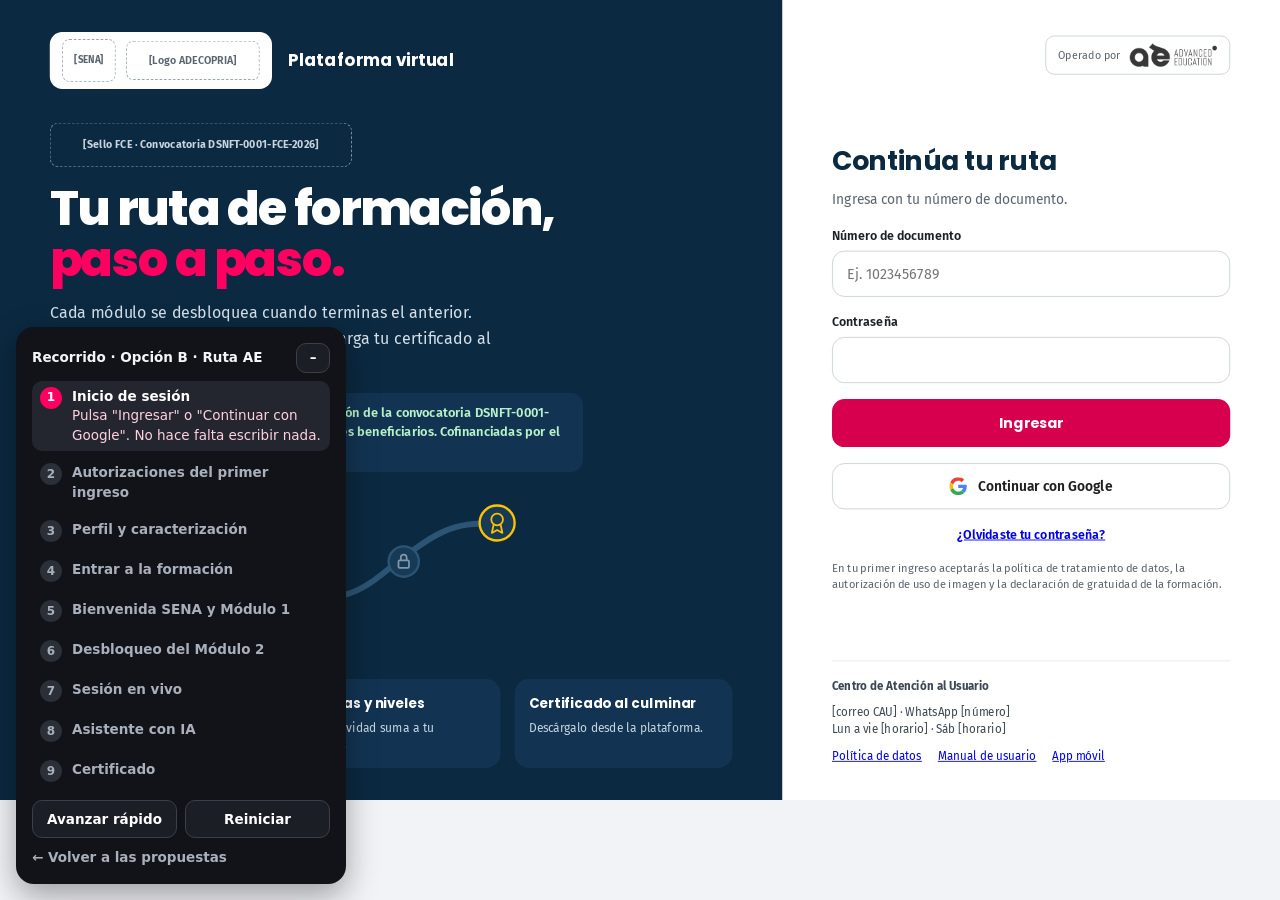
<file: demo/b.html>
<!doctype html>
<html lang="es">
<head>
<meta charset="utf-8">
<meta name="viewport" content="width=device-width, initial-scale=1">
<meta name="robots" content="noindex, nofollow">
<title>Demo · Opción B · Ruta AE</title>
<link href="https://fonts.googleapis.com/css2?family=Poppins:wght@500;600;700;800&family=Fira+Sans:wght@400;500;600;700&display=swap" rel="stylesheet">
<link rel="stylesheet" href="demo.css">
<style>
:root{--bg:#f2f3f7;--surface:#fff;--text:#1d2125;--muted:#5b6570;--border:#e3e7eb;--border-strong:#c9d1d9;--pri:#d6004f;--pri-ink:#b8004a;--pri-text:#fff;
  --chip-bg:#fff0f5;--chip-text:#9e003f;--track:#eceef3;--input-bg:#fff;--ok:#0f6b36;--ok-bg:#e3f5ea;--warn:#9e003f;--warn-bg:#fff0f5;--ai-bg:#0b2940;--ai-text:#e8eef4;
  --radius:22px;--btn-radius:14px;--font-body:'Fira Sans',system-ui,sans-serif;--font-display:'Poppins',system-ui,sans-serif}
.b-top{min-height:64px;display:flex;align-items:center;gap:16px;padding:0 24px;background:#0b2940;color:#fff;position:sticky;top:0;z-index:20}
.b-top .dv-ph{color:#c7d4df;border-color:#7f98ad}
.b-brand{border:0;background:none;color:#fff;font-family:Poppins,sans-serif;font-size:18px;font-weight:700;cursor:pointer;padding:0}
.b-top nav button{border:0;background:none;color:#c7d4df;font-weight:600;padding:10px 12px;border-radius:10px;cursor:pointer}
.b-top nav button.on{color:#fff;background:#173b57}
.b-right{margin-left:auto;display:flex;align-items:center;gap:12px}
.b-xp{display:inline-flex;align-items:center;gap:8px;padding:8px 14px;border-radius:999px;background:#173b57;font-weight:600;font-size:14px}
.b-xp svg{width:18px;height:18px;color:#fdc300}
.b-av{width:36px;height:36px;border-radius:50%;background:#ff0061;display:flex;align-items:center;justify-content:center;font-weight:700;font-size:14px}
.b-band{background:#0b2940;color:#fff;padding:22px 24px 30px}
.b-band .in{max-width:1200px;margin:0 auto;display:flex;flex-direction:column;gap:20px}
.b-title{display:flex;align-items:flex-end;justify-content:space-between;gap:16px;flex-wrap:wrap}
.b-title b{font-family:Poppins,sans-serif;font-size:clamp(22px,2.6vw,30px);font-weight:800;letter-spacing:-.5px;display:block}
.b-title span{color:#c7d4df;font-size:14px}
.b-pct{font-family:Poppins,sans-serif;font-weight:700;color:#ffd1e0}
.b-trail{position:relative;display:grid;grid-template-columns:repeat(6,minmax(0,1fr));align-items:start}
.b-trail .line{position:absolute;left:8%;right:8%;top:27px;height:6px;border-radius:3px;background:#2c5474}
.b-trail .fill{position:absolute;left:8%;top:27px;height:6px;border-radius:3px;background:#ff0061;transition:width .5s}
.b-node{position:relative;display:flex;flex-direction:column;align-items:center;gap:8px;border:0;background:none;color:#fff;cursor:pointer;font-size:13.5px;font-weight:600;text-align:center;padding:0 4px}
.b-node .c{width:60px;height:60px;border-radius:50%;display:flex;align-items:center;justify-content:center;background:#173b57;border:3px solid #2c5474;color:#9fb3c4;font-family:Poppins,sans-serif;font-weight:800;font-size:20px}
.b-node.ok .c{background:#ff0061;border-color:#ff0061;color:#fff}
.b-node.cur .c{background:#0b2940;border:5px solid #ff0061;color:#fff;box-shadow:0 0 0 7px rgba(255,0,97,.25)}
.b-node.cert .c{border-color:#fdc300;color:#fdc300}
.b-node.cert.ok .c{background:#fdc300;color:#0b2940}
.b-node.lock{color:#b3c3d1}
.b-node .c svg{width:24px;height:24px}
.b-grid{display:grid;grid-template-columns:minmax(0,1fr) 360px;gap:22px;align-items:start}
.b-acts{display:flex;flex-direction:column;gap:10px}
.b-act{display:flex;align-items:center;gap:14px;padding:14px 16px;border-radius:16px;background:#f7f8fa;border:2px solid transparent;text-align:left;cursor:pointer;font-weight:600;font-size:15.5px;width:100%}
.b-act.next{background:#fff0f5;border-color:#ff0061}
.b-act .d{width:32px;height:32px;border-radius:50%;border:3px solid #c9d1d9;display:flex;align-items:center;justify-content:center;flex:none;color:#fff}
.b-act.ok .d{background:#0f7a3d;border-color:#0f7a3d}
.b-act.next .d{border-color:#ff0061}
.b-act .d svg{width:16px;height:16px}
.b-act .s{margin-left:auto;font-size:13px;font-weight:700;color:#0f6b36}
.b-act.next .s{color:#9e003f}
.b-badges{display:flex;gap:10px;flex-wrap:wrap}
.b-badge{width:60px;height:60px;border-radius:16px;display:flex;align-items:center;justify-content:center;border:2px dashed #c9d1d9;color:#9aa5b1}
.b-badge.on{border:0;background:#ff0061;color:#fff}
.b-badge.on:nth-child(2n){background:#0b2940;color:#fdc300}
.b-badge svg{width:26px;height:26px}
.b-live{background:#0b2940;color:#fff;border:0}
.b-live .dv-muted{color:#c7d4df}
.b-link{border:0;background:none;padding:0;text-align:left;color:#b8004a;font-weight:600;cursor:pointer}
.b-back{border:0;background:none;color:#c7d4df;font-weight:600;cursor:pointer;display:inline-flex;align-items:center;gap:6px;padding:0}
.b-back svg{width:18px;height:18px}
@media (max-width:980px){.b-grid{grid-template-columns:1fr}.b-node{font-size:11.5px}.b-node .c{width:44px;height:44px;font-size:16px}.b-trail .line,.b-trail .fill{top:19px}.b-top .dv-ph{display:none}}
@media (max-width:640px){.b-top{padding:0 14px;gap:10px}.b-brand{font-size:16px}.b-xp{padding:6px 10px;font-size:12.5px}.b-band{padding:18px 12px 22px}.b-node{font-size:10.5px;padding:0 1px}.b-node .c{width:38px;height:38px;font-size:15px;border-width:2px}.b-node.cur .c{border-width:4px;box-shadow:0 0 0 4px rgba(255,0,97,.25)}.b-node .c svg{width:18px;height:18px}.b-trail .line,.b-trail .fill{top:17px}}
</style>
</head>
<body>
<div id="app"></div>
<div id="dv-toast-host"></div>
<template id="tpl-portada">

<div style="width: 1440px; height: 900px; box-sizing: border-box; display: grid; grid-template-columns: minmax(0, 1fr) 560px; font-family: 'Fira Sans', system-ui, sans-serif">

  <section style="box-sizing: border-box; padding: 36px 56px; background: #0b2940; color: #ffffff; display: flex; flex-direction: column; gap: 18px; position: relative; overflow: hidden">
    <div style="display: flex; align-items: center; gap: 18px">
      <div style="display: flex; align-items: center; gap: 12px; padding: 8px 14px; border-radius: 14px; background: #ffffff">
        <div style="width: 60px; height: 48px; border: 1.5px dashed #9aa5b1; border-radius: 8px; display: flex; align-items: center; justify-content: center; font-size: 11px; font-weight: 700; color: #5b6570">[SENA]</div>
        <div style="width: 150px; height: 44px; border: 1.5px dashed #9aa5b1; border-radius: 8px; display: flex; align-items: center; justify-content: center; font-size: 12px; font-weight: 600; color: #5b6570">[Logo ADECOPRIA]</div>
      </div>
      <span style="font-family: 'Poppins', sans-serif; font-size: 19px; font-weight: 700">Plataforma virtual</span>
    </div>

    <div style="margin-top: 20px; width: 340px; height: 56px; border: 1.5px dashed #7f98ad; border-radius: 10px; display: flex; align-items: center; justify-content: center; font-size: 12px; font-weight: 700; color: #c7d4df">[Sello FCE · Convocatoria DSNFT-0001-FCE-2026]</div>
    <h1 style="margin: 0; font-family: 'Poppins', sans-serif; font-size: 54px; line-height: 1.05; font-weight: 800; letter-spacing: -1.5px; max-width: 620px">Tu ruta de formación, <span style="color: #ff0061">paso a paso.</span></h1>
    <p style="margin: 0; font-size: 18px; line-height: 1.6; color: #d5e0ea; max-width: 520px">Cada módulo se desbloquea cuando terminas el anterior. Gana insignias mientras avanzas y descarga tu certificado al culminar.</p>
    <div style="display: flex; align-items: flex-start; gap: 10px; max-width: 600px; padding: 12px 16px; border-radius: 14px; background: #123452; color: #b8f2c8; font-size: 14.5px; line-height: 1.5; font-weight: 600">
      <svg width="20" height="20" viewBox="0 0 24 24" fill="none" stroke="currentColor" stroke-width="2.4" stroke-linecap="round" stroke-linejoin="round" style="flex: none; margin-top: 1px"><path d="M5 12l5 5L20 7"></path></svg>
      <span>Formación gratuita: las acciones de formación de la convocatoria DSNFT-0001-FCE-2026 son gratuitas para los trabajadores beneficiarios. Cofinanciadas por el SENA.</span>
    </div>

    <svg width="560" height="220" viewBox="0 0 760 300" aria-hidden="true">
      <path d="M40 250 C 160 250, 170 150, 280 150 S 420 230, 520 150 S 640 60, 720 60" fill="none" stroke="#2c5474" stroke-width="10" stroke-linecap="round"></path>
      <path d="M40 250 C 160 250, 170 150, 280 150 S 360 190, 400 196" fill="none" stroke="#ff0061" stroke-width="10" stroke-linecap="round"></path>
      <circle cx="40" cy="250" r="26" fill="#ff0061"></circle>
      <path d="M29 250l8 8 15-16" fill="none" stroke="#ffffff" stroke-width="4" stroke-linecap="round" stroke-linejoin="round"></path>
      <circle cx="280" cy="150" r="26" fill="#ff0061"></circle>
      <path d="M269 150l8 8 15-16" fill="none" stroke="#ffffff" stroke-width="4" stroke-linecap="round" stroke-linejoin="round"></path>
      <circle cx="400" cy="196" r="34" fill="#0b2940" stroke="#ff0061" stroke-width="6"></circle>
      <text x="400" y="205" text-anchor="middle" font-family="Poppins, sans-serif" font-size="24" font-weight="800" fill="#ffffff">3</text>
      <circle cx="560" cy="126" r="26" fill="#173b57" stroke="#2c5474" stroke-width="4"></circle>
      <rect x="551" y="124" width="18" height="13" rx="2" fill="none" stroke="#7f98ad" stroke-width="3"></rect>
      <path d="M555 124v-5a5 5 0 0 1 10 0v5" fill="none" stroke="#7f98ad" stroke-width="3"></path>
      <circle cx="720" cy="60" r="30" fill="#173b57" stroke="#fdc300" stroke-width="4"></circle>
      <circle cx="720" cy="54" r="10" fill="none" stroke="#fdc300" stroke-width="3"></circle>
      <path d="M714 63l-3 14 9-5 9 5-3-14" fill="none" stroke="#fdc300" stroke-width="3" stroke-linejoin="round"></path>
    </svg>

    <div style="margin-top: auto; display: grid; grid-template-columns: repeat(3, minmax(0, 1fr)); gap: 16px">
      <div style="display: flex; flex-direction: column; gap: 6px; padding: 16px; border-radius: 16px; background: #123452">
        <span style="font-family: 'Poppins', sans-serif; font-size: 15px; font-weight: 700">Módulos secuenciales</span>
        <span style="font-size: 13.5px; line-height: 1.45; color: #c7d4df">Hasta 8 días hábiles por módulo, a tu ritmo.</span>
      </div>
      <div style="display: flex; flex-direction: column; gap: 6px; padding: 16px; border-radius: 16px; background: #123452">
        <span style="font-family: 'Poppins', sans-serif; font-size: 15px; font-weight: 700">Insignias y niveles</span>
        <span style="font-size: 13.5px; line-height: 1.45; color: #c7d4df">Cada actividad suma a tu progreso.</span>
      </div>
      <div style="display: flex; flex-direction: column; gap: 6px; padding: 16px; border-radius: 16px; background: #123452">
        <span style="font-family: 'Poppins', sans-serif; font-size: 15px; font-weight: 700">Certificado al culminar</span>
        <span style="font-size: 13.5px; line-height: 1.45; color: #c7d4df">Descárgalo desde la plataforma.</span>
      </div>
    </div>
  </section>

  <section style="box-sizing: border-box; padding: 40px 56px; background: #ffffff; display: flex; flex-direction: column">
    <div style="align-self: flex-end; display: flex; align-items: center; gap: 10px; padding: 8px 14px; border: 1px solid #c9d1d9; border-radius: 10px; font-size: 12px; color: #5b6570">
      <span>Operado por</span>
      <img src="../logo.png" alt="Grupo AE Advanced Education" style="height: 26px; width: auto">
    </div>
    <form style="margin: auto 0; display: flex; flex-direction: column; gap: 18px">
      <div style="font-family: 'Poppins', sans-serif; font-size: 30px; font-weight: 700; color: #0b2940; letter-spacing: -0.5px">Continúa tu ruta</div>
      <div style="font-size: 15.5px; color: #5b6570; margin-top: -8px">Ingresa con tu número de documento.</div>
      <label style="display: flex; flex-direction: column; gap: 6px; font-size: 14px; font-weight: 600; color: #1d2125">Número de documento
        <input type="text" placeholder="Ej. 1023456789" style="height: 52px; box-sizing: border-box; padding: 0 16px; border: 1.5px solid #c9d1d9; border-radius: 14px; font-family: inherit; font-size: 16px">
      </label>
      <label style="display: flex; flex-direction: column; gap: 6px; font-size: 14px; font-weight: 600; color: #1d2125">Contraseña
        <input type="password" style="height: 52px; box-sizing: border-box; padding: 0 16px; border: 1.5px solid #c9d1d9; border-radius: 14px; font-family: inherit; font-size: 16px">
      </label>
      <button type="button" data-act="login" style="height: 54px; border: none; border-radius: 14px; background: #d6004f; color: #ffffff; font-family: 'Poppins', sans-serif; font-size: 16px; font-weight: 700; cursor: pointer">Ingresar</button>
      <button type="button" data-act="google" style="height: 52px; display: flex; align-items: center; justify-content: center; gap: 12px; background: #ffffff; border: 1.5px solid #c9d1d9; border-radius: 14px; font-family: inherit; font-size: 15.5px; font-weight: 600; color: #1f1f1f; cursor: pointer">
        <svg width="20" height="20" viewBox="0 0 48 48" aria-hidden="true"><path fill="#EA4335" d="M24 9.5c3.54 0 6.71 1.22 9.21 3.6l6.85-6.85C35.9 2.38 30.47 0 24 0 14.62 0 6.51 5.38 2.56 13.22l7.98 6.19C12.43 13.72 17.74 9.5 24 9.5z"></path><path fill="#4285F4" d="M46.98 24.55c0-1.57-.15-3.09-.38-4.55H24v9.02h12.94c-.58 2.96-2.26 5.48-4.78 7.18l7.73 6c4.51-4.18 7.09-10.36 7.09-17.65z"></path><path fill="#FBBC05" d="M10.53 28.59c-.48-1.45-.76-2.99-.76-4.59s.27-3.14.76-4.59l-7.98-6.19C.92 16.46 0 20.12 0 24c0 3.88.92 7.54 2.56 10.78l7.97-6.19z"></path><path fill="#34A853" d="M24 48c6.48 0 11.93-2.13 15.89-5.81l-7.73-6c-2.15 1.45-4.92 2.3-8.16 2.3-6.26 0-11.57-4.22-13.47-9.91l-7.98 6.19C6.51 42.62 14.62 48 24 48z"></path></svg>
        Continuar con Google
      </button>
      <a href="#" data-act="soon" style="align-self: center; font-size: 14px; font-weight: 600">¿Olvidaste tu contraseña?</a>
      <p style="margin: 0; font-size: 12.5px; line-height: 1.5; color: #5b6570">En tu primer ingreso aceptarás la política de tratamiento de datos, la autorización de uso de imagen y la declaración de gratuidad de la formación.</p>
    </form>
    <div style="display: flex; flex-direction: column; gap: 10px; padding-top: 18px; border-top: 1px solid #e3e7eb; font-size: 13px; color: #3d4852">
      <span style="font-weight: 700">Centro de Atención al Usuario</span>
      <span>[correo CAU] · WhatsApp [número]<br>Lun a vie [horario] · Sáb [horario]</span>
      <div style="display: flex; gap: 18px; align-items: center">
        <a href="#" data-act="soon">Política de datos</a>
        <a href="#" data-act="soon">Manual de usuario</a>
        <a href="#" data-act="soon">App móvil</a>
      </div>
    </div>
  </section>
</div>
</template>
<script>
window.THEME = {
  id: 'b', name: 'Opción B · Ruta AE', activityView: 'actividad', badges: true,
  afterComplete: () => null,   // tras cada actividad se vuelve a la ruta
  chrome: (c, inner) => `<header class="b-top"><span class="dv-ph">[SENA]</span><span class="dv-ph">[Logo ADECOPRIA]</span><button class="b-brand" data-act="go" data-to="inicio">Plataforma virtual</button>
    <nav><button data-act="go" data-to="inicio" class="${c.S.view === 'inicio' ? 'on' : ''}">Mis formaciones</button></nav>
    <div class="b-right"><span class="b-xp">${c.ICON.award}Nivel ${c.level()} · ${c.S.xp} XP</span><span class="b-av">${c.U.nombres[0]}${c.U.apellidos[0]}</span></div></header><main>${inner}</main>`,
  views: {
    curso: c => {
      const { S, C, ICON } = c, pct = c.progress(), cm = c.currentModule(), done = c.allDone();
      const nodes = [`<button class="b-node ok" data-act="about"><span class="c">${ICON.check}</span>Bienvenida</button>`].concat(C.modules.map((mo, i) => {
        const cls = c.modDone(i) ? 'ok' : c.unlocked(i) ? 'cur' : 'lock';
        return `<button class="b-node ${cls}" data-act="openModule" data-m="${i}"><span class="c">${cls === 'ok' ? ICON.check : cls === 'lock' ? ICON.lock : i + 1}</span>Módulo ${i + 1}${cls === 'cur' ? ' · en curso' : ''}</button>`;
      }), [`<button class="b-node cert ${done ? 'ok' : ''}" data-act="cert"><span class="c">${ICON.award}</span>Certificado</button>`]).join('');
      const fillPct = Math.min(84, (1 + C.modules.filter((x, i) => c.modDone(i)).length) / 5 * 84);
      const mo = C.modules[cm], nxt = mo.acts.findIndex((x, a) => !c.isDone(cm, a));
      const acts = mo.acts.map((x, a) => { const ok = c.isDone(cm, a), nx = a === nxt;
        return `<button class="b-act ${ok ? 'ok' : ''} ${nx ? 'next' : ''}" data-act="openAct" data-m="${cm}" data-a="${a}"><span class="d">${ok ? ICON.check : ''}</span>${x.title}<span class="s">${ok ? 'Completada' : nx ? 'Continuar ›' : ''}</span></button>`; }).join('');
      return `<section class="b-band"><div class="in">
        <div class="b-title"><div><b>${C.name}</b><span>Código ${C.code} · Grupo ${C.group} · ${C.modalidad} · ${C.horas} horas</span></div><span class="b-pct">${pct}% completado</span></div>
        <div class="b-trail"><span class="line"></span><span class="fill" style="width:${fillPct}%"></span>${nodes}</div></div></section>
      <div class="dv-wrap b-grid">
        <section class="dv-card dv-stack">
          ${done ? `<div class="dv-celebrate">${ICON.award}</div><h1 class="dv-h1">¡Llegaste a la meta!</h1><p style="margin:0">Completaste los ${C.modules.length} módulos. Descarga tu constancia.</p><div class="dv-row"><button class="dv-btn dv-btn-pri" data-act="cert">${ICON.award} Ver certificado</button></div>`
          : `<div class="dv-row" style="justify-content:space-between"><h1 class="dv-h1" style="font-size:24px">Módulo ${cm + 1} · ${mo.title}</h1><span class="dv-chip">${ICON.clock} Te quedan ${c.daysLeft(cm)} días hábiles</span></div>
          <div class="dv-row"><div class="dv-bar" style="flex:1"><span style="width:${c.modCount(cm) / mo.acts.length * 100}%"></span></div><span class="dv-muted" style="font-weight:600">${c.modCount(cm)} de ${mo.acts.length} actividades</span></div>
          <div class="b-acts">${acts}</div>`}
        </section>
        <aside class="dv-stack">
          <div class="dv-card dv-stack"><span class="dv-h2">Tus insignias</span><div class="b-badges">${C.modules.map((mo, i) => `<span class="b-badge ${S.badges.includes(i) ? 'on' : ''}" title="${mo.badge}">${S.badges.includes(i) ? ICON.award : ICON.lock}</span>`).join('')}</div>
            <span class="dv-muted" style="font-size:14px">${S.badges.length ? 'Última: ' + C.modules[S.badges[S.badges.length - 1]].badge : 'Completa un módulo para ganar tu primera insignia.'}</span></div>
          <div class="dv-card dv-stack b-live"><span class="dv-kicker" style="color:#ffd1e0">Sesión en vivo</span><span class="dv-h2">Hora de dudas con el capacitador</span><span class="dv-muted">${c.fmt(c.liveDate())} · 6:00 p. m. · Google Meet</span>
            <button class="dv-btn dv-btn-pri" data-act="live">${S.live ? 'Asistencia registrada · ver grabación' : 'Unirme a la sesión'}</button></div>
          <div class="dv-card dv-stack"><span class="dv-h2">${ICON.spark} Asistente con IA</span><div class="dv-row"><button class="dv-btn" data-act="ai" data-kind="resumen">Resumir el módulo</button><button class="dv-btn" data-act="ai" data-kind="explicar">Explicar</button></div></div>
          <div class="dv-card dv-stack"><span class="dv-h2">Sobre la formación</span><button class="b-link" data-act="about">Video del capacitador, objetivo y resultados</button><button class="b-link" data-act="soon">Glosario · Referencias · Material complementario</button></div>
        </aside></div>`;
    },
    actividad: c => {
      const { S, C, ICON } = c, m = S.cur.m, a = S.cur.a, mo = C.modules[m];
      return `<section class="b-band" style="padding-bottom:22px"><div class="in"><button class="b-back" data-act="openCourse">${ICON.left} Volver a mi ruta</button>
        <div class="b-title"><div><b style="font-size:22px">Módulo ${m + 1} · ${mo.title}</b><span>Actividad ${a + 1} de ${mo.acts.length} · plazo hasta el ${c.fmt(c.deadline(m))}</span></div><span class="b-pct">${c.progress()}% completado</span></div></div></section>
      <div class="dv-wrap b-grid"><section class="dv-card">${c.activity(m, a)}</section>
        <aside class="dv-card dv-stack"><span class="dv-h2">Actividades del módulo</span><div class="b-acts">${mo.acts.map((x, i) => `<button class="b-act ${c.isDone(m, i) ? 'ok' : ''} ${i === a ? 'next' : ''}" data-act="openAct" data-m="${m}" data-a="${i}"><span class="d">${c.isDone(m, i) ? ICON.check : ''}</span>${x.title}</button>`).join('')}</div></aside></div>`;
    }
  }
};
</script>
<script src="demo.js"></script>
</body>
</html>
</file>
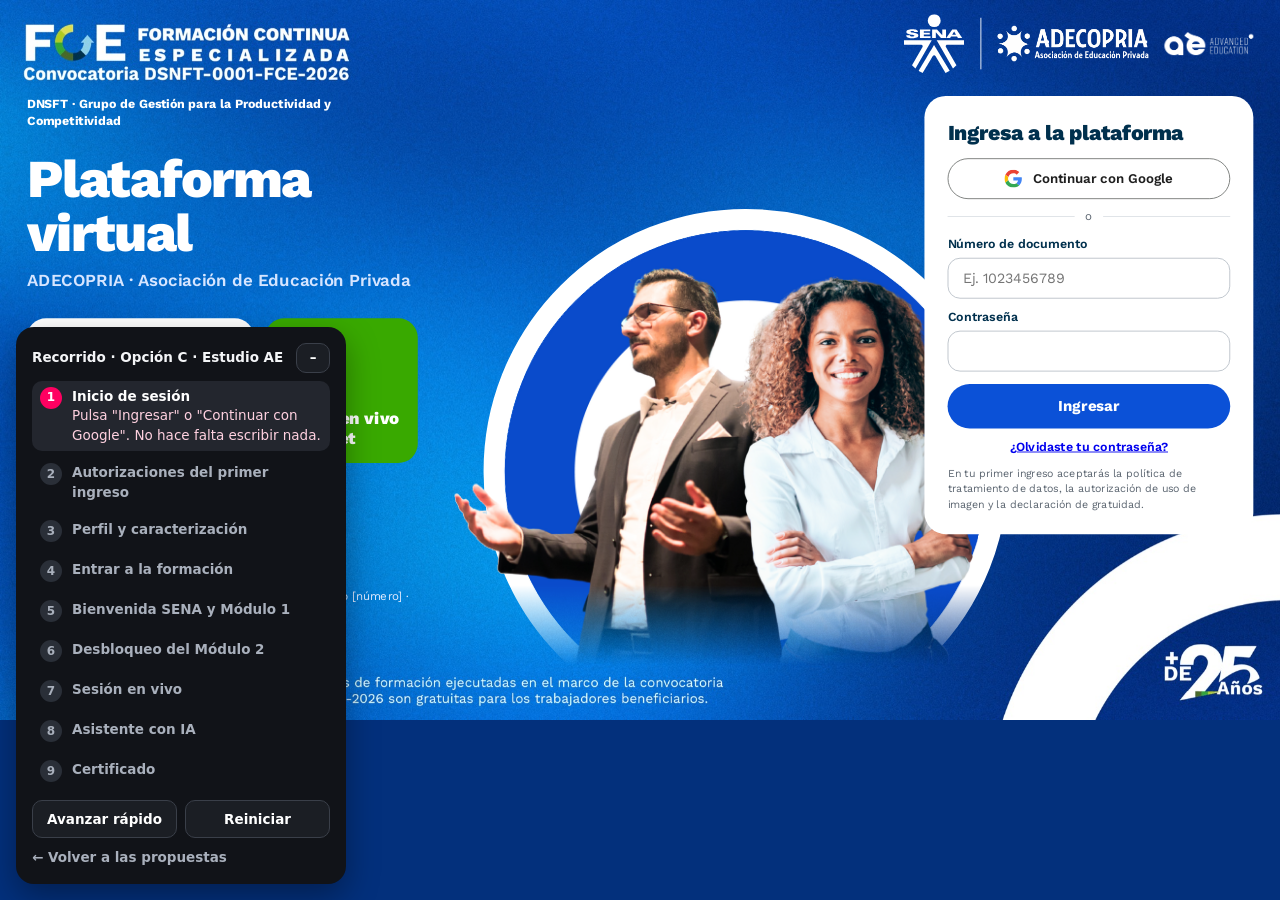
<file: demo/c.html>
<!doctype html>
<html lang="es">
<head>
<meta charset="utf-8">
<meta name="viewport" content="width=device-width, initial-scale=1">
<meta name="robots" content="noindex, nofollow">
<title>Demo · Opción C · Estudio AE</title>
<link href="https://fonts.googleapis.com/css2?family=Work+Sans:wght@400;500;600;700;800&display=swap" rel="stylesheet">
<link rel="stylesheet" href="demo.css">
<style>
/* Paleta FCE 2026: azul del programa + verde SENA; tipografía Work Sans (instructivo de imagen DSNFT-0001-FCE-2026) */
:root{--bg:#f6f6f6;--surface:#ffffff;--text:#1d2125;--muted:#5b6570;--border:#e3e6ea;--border-strong:#b9c0c8;--pri:#0b51d7;--pri-ink:#0b51d7;--pri-text:#ffffff;
  --chip-bg:#e7eefc;--chip-text:#0b3b9c;--track:#e9edf2;--input-bg:#ffffff;--ok:#007832;--ok-bg:#e9f6e2;--warn:#a50e0e;--warn-bg:#fce8e6;--ai-bg:#fdeaa8;--ai-text:#3c2a00;
  --radius:24px;--btn-radius:999px;--font-body:'Work Sans',system-ui,sans-serif;--font-display:'Work Sans',system-ui,sans-serif}
.dv-h1,.dv-h2{color:#00304d}
body:has(#fx){background:#03307c}   /* portada: sin franja gris bajo el fondo azul */
.c-top{min-height:72px;display:flex;align-items:center;gap:18px;padding:0 24px;border-bottom:1px solid #e3e6ea;position:sticky;top:0;z-index:20;background:#ffffff}
.c-brand{border:0;background:none;padding:0;cursor:pointer;display:flex}
.c-brand img{height:40px;width:auto}
.c-top nav button{border:0;background:none;color:#5b6570;font-weight:600;padding:10px 12px;border-radius:10px;cursor:pointer}
.c-top nav button.on{color:#0b3b9c;background:#e7eefc}
.c-right{margin-left:auto;display:flex;align-items:center;gap:14px}
.c-right .sena{height:46px}.c-right .ade{height:34px}.c-right .gae{height:22px}
.c-sep{width:1px;height:36px;background:#c9ced6}
.c-av{width:36px;height:36px;border-radius:50%;background:#e7eefc;color:#0b3b9c;display:flex;align-items:center;justify-content:center;font-weight:800;font-size:14px}
.c-strip{position:sticky;bottom:0;z-index:15;display:flex;align-items:center;gap:14px;padding:8px 24px;background:#ffffff;border-top:1px solid #e3e6ea;font-size:12.5px;font-weight:600;line-height:1.35;color:#00304d}
.c-strip .fc{height:18px}.c-strip .m25{height:30px;margin-left:auto}
.c-focus{min-height:calc(100vh - 48px);display:grid;grid-template-columns:92px minmax(0,1fr) 360px}
.c-bar{display:flex;align-items:center;gap:14px;padding:0 24px;min-height:64px;border-bottom:1px solid #e3e6ea;grid-column:1/-1;background:#ffffff}
.c-bar .c-fce{height:34px}.c-name{font-weight:700;color:#00304d;max-width:280px;overflow:hidden;text-overflow:ellipsis;white-space:nowrap}.c-logos{display:flex;align-items:center;gap:12px}.c-bar .c-sena{height:42px}.c-bar .ade{height:30px}.c-bar .gae{height:20px}
.c-exit{border:0;background:none;color:#5b6570;font-weight:600;cursor:pointer;display:inline-flex;gap:6px;align-items:center;padding:0}
.c-exit svg{width:18px;height:18px}
.c-seg{margin-left:auto;display:flex;gap:6px;align-items:center}
.c-seg span{width:48px;height:8px;border-radius:4px;background:#e9edf2;overflow:hidden}
.c-seg span i{display:block;height:100%;background:#0b51d7;transition:width .4s}
.c-rail{border-right:1px solid #e3e6ea;background:#ffffff;display:flex;flex-direction:column;align-items:center;gap:14px;padding:22px 0}
.c-rail button{width:54px;height:54px;border-radius:16px;border:0;background:#eef1f4;color:#6b7480;display:flex;align-items:center;justify-content:center;cursor:pointer;font-family:inherit;font-weight:800;font-size:20px}
.c-rail button.ok{background:#0b51d7;color:#ffffff}
.c-rail button.cur{background:#e7eefc;border:3px solid #0b51d7;color:#0b3b9c}
.c-rail button.book{margin-top:auto;color:#3c4043}
.c-rail svg{width:22px;height:22px}
.c-main{padding:28px 40px 60px;display:flex;flex-direction:column;gap:18px;min-width:0}
.c-meta{display:flex;align-items:center;gap:10px;flex-wrap:wrap;color:#5b6570;font-size:14px}
.c-main .dv-h1{font-size:clamp(28px,3.4vw,40px);letter-spacing:-1px}
.c-nav{display:flex;gap:12px;align-items:center;flex-wrap:wrap;margin-top:8px;padding-top:18px;border-top:1px solid #e3e6ea}
.c-side{border-left:1px solid #e3e6ea;background:#ffffff;padding:22px;display:flex;flex-direction:column;gap:16px}
.c-ai{background:#fff8dc;border-color:#f5dd8a}
.c-ai .dv-h2{color:#5c3d00;display:inline-flex;gap:8px;align-items:center}
.c-ai .dv-btn{background:transparent;border-color:#e0c26a;color:#5c3d00}
.dv-player{background:#03307c;border:1px solid #e3e6ea}
.dv-cert-in h1,.dv-cert-in h2{color:#1d2125}
@media (max-width:1100px){.c-focus{grid-template-columns:72px minmax(0,1fr)}.c-side{grid-column:2;border-left:0;padding:0 40px 60px}.c-main{padding-bottom:24px}.c-rail button{width:46px;height:46px}.c-name{display:none}}
@media (max-width:640px){.c-focus{grid-template-columns:1fr}.c-rail{flex-direction:row;justify-content:center;border-right:0;border-bottom:1px solid #e3e6ea;padding:12px}.c-rail button.book{margin:0}.c-side{grid-column:1;padding:0 20px 90px}.c-main{padding:22px 20px}.c-seg span{width:24px}}
@media (max-width:640px){.c-top{padding:0 12px;gap:10px;min-height:60px}.c-brand img{height:28px}.c-right{gap:8px}.c-right .sena{height:34px}.c-right .ade{height:24px}.c-sep{height:26px}
  .c-top{flex-wrap:wrap;padding:8px 12px}.c-right{order:3;width:100%;margin-left:0}.c-right .gae{height:16px}.c-av{margin-left:auto}
  .c-bar{flex-wrap:wrap;padding:8px 12px;gap:8px}.c-exit .t{display:none}.c-bar .c-fce{height:24px}.c-logos{order:3;width:100%;gap:10px}.c-bar .c-sena{height:30px}.c-bar .ade{height:22px}.c-bar .gae{height:15px}
  .c-strip{padding:6px 12px;font-size:11px}.c-strip .fc,.c-strip .m25,.c-strip .c-sep{display:none}}
</style>
</head>
<body>
<div id="app"></div>
<div id="dv-toast-host"></div>
<template id="tpl-portada">

<div style="width: 1440px; height: 810px; position: relative; overflow: hidden; box-sizing: border-box; background: #0450b8; color: #ffffff; font-family: 'Work Sans', system-ui, sans-serif">

  <img src="../img/fondo-fce-azul.jpg" alt="" style="position: absolute; left: 0; top: 0; width: 1440px; height: 810px; display: block">

  <div style="position: absolute; right: 30px; top: 16px; display: flex; align-items: center; gap: 18px">
    <img src="../img/sena-logo-blanco.svg" alt="SENA" style="height: 66px; width: auto">
    <span style="width: 1.5px; height: 58px; background: #ffffff"></span>
    <img src="../img/adecopria-h-blanco.png" alt="ADECOPRIA · Asociación de Educación Privada" style="height: 40px; width: auto">
    <img src="../img/gae-h-blanco.png" alt="Grupo AE Advanced Education" style="height: 26px; width: auto">
  </div>

  <section style="position: absolute; left: 30px; top: 108px; width: 440px; display: flex; flex-direction: column; gap: 10px">
    <span style="font-size: 14px; font-weight: 700; line-height: 1.35">DNSFT · Grupo de Gestión para la Productividad y Competitividad</span>
    <h1 style="margin: 16px 0 0; font-size: 60px; line-height: 1; font-weight: 800; letter-spacing: -1.8px">Plataforma virtual</h1>
    <span style="font-size: 19px; font-weight: 600; color: #d6e5ff">ADECOPRIA · Asociación de Educación Privada</span>

    <div style="margin-top: 18px; display: flex; gap: 12px">
      <div style="width: 256px; flex: none; box-sizing: border-box; padding: 18px; border-radius: 22px; background: #ffffff; color: #1d2125; display: flex; flex-direction: column; gap: 12px">
        <span style="font-size: 17px; font-weight: 700; color: #00304d">Un módulo a la vez</span>
        <div style="display: flex; gap: 8px">
          <span style="width: 40px; height: 40px; border-radius: 12px; background: #0b51d7; color: #ffffff; display: flex; align-items: center; justify-content: center; font-weight: 700">1</span>
          <span style="width: 40px; height: 40px; box-sizing: border-box; border-radius: 12px; border: 2px solid #0b51d7; color: #0b51d7; display: flex; align-items: center; justify-content: center; font-weight: 700">2</span>
          <span style="width: 40px; height: 40px; border-radius: 12px; background: #e9edf2; color: #6b7480; display: flex; align-items: center; justify-content: center; font-weight: 700">3</span>
          <span style="width: 40px; height: 40px; border-radius: 12px; background: #e9edf2; color: #6b7480; display: flex; align-items: center; justify-content: center; font-weight: 700">4</span>
        </div>
        <span style="font-size: 13px; line-height: 1.45; color: #5b6570">Cada módulo se abre al terminar el anterior.</span>
      </div>
      <div style="flex-grow: 1; box-sizing: border-box; padding: 18px; border-radius: 22px; background: #39a900; color: #ffffff; display: flex; flex-direction: column; justify-content: space-between">
        <svg width="28" height="28" viewBox="0 0 24 24" fill="none" stroke="currentColor" stroke-width="2" stroke-linecap="round" stroke-linejoin="round"><rect x="3" y="6" width="13" height="12" rx="2"></rect><path d="M16 10l5-3v10l-5-3"></path></svg>
        <span style="font-size: 19px; font-weight: 800; line-height: 1.15">Clases en vivo por Meet</span>
      </div>
    </div>

    <div style="margin-top: 8px; display: flex; flex-direction: column; gap: 6px">
      
      
      <div style="margin-top: 10px; display: flex; gap: 14px" aria-hidden="true">
        <svg width="26" height="26" viewBox="0 0 24 24" fill="none" stroke="currentColor" stroke-width="1.8" stroke-linecap="round" stroke-linejoin="round"><rect x="3" y="3" width="18" height="18" rx="5"></rect><circle cx="12" cy="12" r="4"></circle><circle cx="17.5" cy="6.5" r="0.6"></circle></svg>
        <svg width="26" height="26" viewBox="0 0 24 24" fill="none" stroke="currentColor" stroke-width="1.8" stroke-linecap="round" stroke-linejoin="round"><path d="M15 3h-2.5A3.5 3.5 0 0 0 9 6.5V10H6.5v3.5H9V21h3.5v-7.5H15l.5-3.5h-3V7a1 1 0 0 1 1-1H15z"></path></svg>
        <svg width="26" height="26" viewBox="0 0 24 24" fill="none" stroke="currentColor" stroke-width="1.8" stroke-linecap="round" stroke-linejoin="round"><path d="M4 4l16 16M20 4L4 20"></path></svg>
        <svg width="26" height="26" viewBox="0 0 24 24" fill="none" stroke="currentColor" stroke-width="1.8" stroke-linecap="round" stroke-linejoin="round"><rect x="2.5" y="5.5" width="19" height="13" rx="4"></rect><path d="M10 9.5v5l4.5-2.5z"></path></svg>
        <svg width="26" height="26" viewBox="0 0 24 24" fill="none" stroke="currentColor" stroke-width="1.8" stroke-linecap="round" stroke-linejoin="round"><rect x="3" y="3" width="18" height="18" rx="3"></rect><path d="M8 10.5V17M8 7.5v.01M12 17v-6.5M12 13.5c0-2 1.2-3 2.6-3s2.4 1 2.4 3V17"></path></svg>
      </div>
      <span style="font-size: 17px; font-weight: 700; letter-spacing: 4px">@SENAComunica</span>
      <span style="font-size: 17px; font-weight: 700; letter-spacing: 4px">www.sena.edu.co</span>
    </div>

    <div style="margin-top: 14px; display: flex; flex-direction: column; gap: 6px; font-size: 13px; line-height: 1.45; color: #e3ecff">
      <span><b style="color: #ffffff">Centro de Atención al Usuario:</b> [correo CAU] · WhatsApp [número] · Lun a vie [horario] · Sáb [horario]</span>
      <span style="display: flex; gap: 18px"><a href="#" data-act="soon" style="color: #ffffff; text-decoration: underline">Política de datos</a><a href="#" data-act="soon" style="color: #ffffff; text-decoration: underline">Manual de usuario</a><a href="#" data-act="soon" style="color: #ffffff; text-decoration: underline">App móvil</a></span>
    </div>
  </section>

  <div style="position: absolute; left: 0; top: 0; width: 1440px; height: 748px; overflow: hidden; -webkit-mask-image: linear-gradient(180deg, #000000 88%, transparent 100%); mask-image: linear-gradient(180deg, #000000 88%, transparent 100%)">
    <span style="position: absolute; left: 543.6px; top: 235.1px; width: 590.9px; height: 590.9px; box-sizing: border-box; border-radius: 50%; border: 24px solid #ffffff"></span>
    <span style="position: absolute; left: 567.6px; top: 259.1px; width: 542.9px; height: 542.9px; box-sizing: border-box; border-radius: 50%; border: 79.2px solid #0a4bcb"></span>
    <img src="../img/pareja-fce.png" alt="Capacitador y participante de la formación" style="position: absolute; left: 500px; top: 160px; width: 600px; height: auto; display: block">
  </div>

  <section style="position: absolute; left: 1040px; top: 108px; width: 370px; box-sizing: border-box; padding: 24px 26px; border-radius: 24px; background: #ffffff; color: #1d2125; display: flex; flex-direction: column; gap: 10px">
    <span style="font-size: 24px; font-weight: 800; letter-spacing: -0.4px; color: #00304d">Ingresa a la plataforma</span>
    <button type="button" data-act="google" style="height: 46px; display: flex; align-items: center; justify-content: center; gap: 12px; background: #ffffff; border: 1px solid #747775; border-radius: 999px; font-family: inherit; font-size: 15px; font-weight: 600; color: #1f1f1f; cursor: pointer">
      <svg width="20" height="20" viewBox="0 0 48 48" aria-hidden="true"><path fill="#EA4335" d="M24 9.5c3.54 0 6.71 1.22 9.21 3.6l6.85-6.85C35.9 2.38 30.47 0 24 0 14.62 0 6.51 5.38 2.56 13.22l7.98 6.19C12.43 13.72 17.74 9.5 24 9.5z"></path><path fill="#4285F4" d="M46.98 24.55c0-1.57-.15-3.09-.38-4.55H24v9.02h12.94c-.58 2.96-2.26 5.48-4.78 7.18l7.73 6c4.51-4.18 7.09-10.36 7.09-17.65z"></path><path fill="#FBBC05" d="M10.53 28.59c-.48-1.45-.76-2.99-.76-4.59s.27-3.14.76-4.59l-7.98-6.19C.92 16.46 0 20.12 0 24c0 3.88.92 7.54 2.56 10.78l7.97-6.19z"></path><path fill="#34A853" d="M24 48c6.48 0 11.93-2.13 15.89-5.81l-7.73-6c-2.15 1.45-4.92 2.3-8.16 2.3-6.26 0-11.57-4.22-13.47-9.91l-7.98 6.19C6.51 42.62 14.62 48 24 48z"></path></svg>
      Continuar con Google
    </button>
    <div style="display: flex; align-items: center; gap: 12px; font-size: 13px; color: #5b6570"><span style="flex-grow: 1; height: 1px; background: #dde1e6"></span>o<span style="flex-grow: 1; height: 1px; background: #dde1e6"></span></div>
    <label style="display: flex; flex-direction: column; gap: 5px; font-size: 14px; font-weight: 600; color: #00304d">Número de documento
      <input type="text" placeholder="Ej. 1023456789" style="height: 46px; box-sizing: border-box; padding: 0 16px; border: 1.5px solid #b9c0c8; border-radius: 14px; font-family: inherit; font-size: 16px; background: #ffffff">
    </label>
    <label style="display: flex; flex-direction: column; gap: 5px; font-size: 14px; font-weight: 600; color: #00304d">Contraseña
      <input type="password" style="height: 46px; box-sizing: border-box; padding: 0 16px; border: 1.5px solid #b9c0c8; border-radius: 14px; font-family: inherit; font-size: 16px; background: #ffffff">
    </label>
    <button type="button" data-act="login" style="margin-top: 4px; height: 50px; border: none; border-radius: 999px; background: #0b51d7; color: #ffffff; font-family: inherit; font-size: 17px; font-weight: 700; cursor: pointer">Ingresar</button>
    <a href="#" data-act="soon" style="align-self: center; font-size: 14px; font-weight: 600">¿Olvidaste tu contraseña?</a>
    <p style="margin: 2px 0 0; font-size: 12px; line-height: 1.45; color: #5b6570">En tu primer ingreso aceptarás la política de tratamiento de datos, la autorización de uso de imagen y la declaración de gratuidad.</p>
  </section>
</div>
</template>
<script>
window.THEME = {
  id: 'c', name: 'Opción C · Estudio AE', activityView: 'curso', inlineAI: true, hideActNav: true,
  afterComplete: (m, a, c) => c.nextAfter({ m, a }),   // flujo continuo: siguiente lección
  chrome: (c, inner) => (c.S.view === 'curso' ? inner : `<header class="c-top"><button class="c-brand" data-act="go" data-to="inicio" aria-label="Ir a Mis formaciones"><img src="../img/fce-lockup.jpg" alt="FCE · Formación Continua Especializada · Convocatoria DSNFT-0001-FCE-2026"></button>
    <nav><button data-act="go" data-to="inicio" class="${c.S.view === 'inicio' ? 'on' : ''}">Mis formaciones</button><button data-act="soon">Ayuda</button></nav>
    <div class="c-right"><img class="sena" src="../img/sena-logo.png" alt="SENA"><span class="c-sep"></span><img class="ade" src="../img/adecopria-h.png" alt="ADECOPRIA"><img class="gae" src="../img/gae-h.png" alt="Grupo AE Advanced Education"><span class="c-av">${c.U.nombres[0]}${c.U.apellidos[0]}</span></div></header><main>${inner}</main>`)
    // franja permanente exigida por el instructivo FCE 2026 (num. 3.1 A)
    + `<footer class="c-strip"><img class="fc" src="../img/formacion-continua.jpg" alt="#FORMACIÓNContinua"><span class="c-sep"></span><span>Las acciones de formación ejecutadas en el marco de la convocatoria DSNFT-0001-FCE-2026 son gratuitas para los trabajadores beneficiarios.</span><img class="m25" src="../img/mas25.jpg" alt="Más de 25 años"></footer>`,
  views: {
    curso: c => {
      const { S, C, ICON } = c, pct = c.progress(), done = c.allDone();
      const cur = S.cur || (done ? null : c.firstPending());
      const seg = C.modules.map((mo, i) => `<span title="Módulo ${i + 1}"><i style="width:${c.modCount(i) / mo.acts.length * 100}%"></i></span>`).join('');
      const rail = C.modules.map((mo, i) => { const cls = c.modDone(i) ? 'ok' : c.unlocked(i) ? 'cur' : '';
        return `<button class="${cls}" data-act="openModule" data-m="${i}" aria-label="Módulo ${i + 1}: ${mo.title}${cls === 'ok' ? ', completado' : cls ? ', en curso' : ', bloqueado'}">${cls === 'ok' ? ICON.check : cls ? i + 1 : ICON.lock}</button>`; }).join('');
      let main;
      if (!cur) main = `<div class="dv-celebrate">${ICON.award}</div><h1 class="dv-h1">Formación culminada</h1><p style="margin:0;color:#3c4043">Completaste los ${C.modules.length} módulos. Tu constancia está lista.</p><div class="dv-row"><button class="dv-btn dv-btn-pri" data-act="cert">${ICON.award} Ver certificado</button></div>`;
      else { const mo = C.modules[cur.m], p = c.prevBefore(cur), n = c.nextAfter(cur);
        main = `<div class="c-meta"><span>Módulo ${cur.m + 1} · ${mo.title}</span><span>·</span><span>Lección ${cur.a + 1} de ${mo.acts.length}</span><span class="dv-chip" style="margin-left:auto">${ICON.clock} ${c.daysLeft(cur.m)} días hábiles para terminar el módulo</span></div>
          ${c.activity(cur.m, cur.a)}
          <div class="c-nav">${p ? `<button class="dv-btn" data-act="prev">${ICON.left} Anterior</button>` : ''}${n && c.isDone(cur.m, cur.a) ? `<button class="dv-btn dv-btn-pri" style="margin-left:auto" data-act="next">Siguiente lección ${ICON.right}</button>` : `<span class="dv-muted" style="margin-left:auto;font-size:14px">${c.isDone(cur.m, cur.a) ? '' : 'Completa esta lección para avanzar.'}</span>`}</div>`; }
      const ai = S.aiInline;
      return `<div class="c-focus"><div class="c-bar"><button class="c-exit" data-act="go" data-to="inicio">${ICON.left}<span class="t">Salir del modo enfoque</span></button><img class="c-fce" src="../img/fce-lockup.jpg" alt="FCE · Formación Continua Especializada"><span class="c-name">${C.name}</span>
          <div class="c-seg" aria-label="Avance ${pct}%">${seg}<b style="margin-left:6px;color:#00304d">${pct}%</b></div><span class="c-logos"><img class="c-sena" src="../img/sena-logo.png" alt="SENA"><span class="c-sep"></span><img class="ade" src="../img/adecopria-h.png" alt="ADECOPRIA"><img class="gae" src="../img/gae-h.png" alt="Grupo AE Advanced Education"></span></div>
        <nav class="c-rail" aria-label="Módulos">${rail}<button class="book" data-act="about" aria-label="Sobre la formación">${ICON.book}</button></nav>
        <main class="c-main">${main}</main>
        <aside class="c-side">
          <div class="dv-card dv-stack c-ai"><span class="dv-h2">${ICON.spark} Asistente con IA</span>
            ${ai ? `<div id="ia-out" class="dv-ia" data-text="${c.esc(ai.text)}"></div>` : '<p class="dv-muted" style="margin:0">Pide un resumen de la lección o una explicación con un ejemplo de tu trabajo.</p>'}
            <div class="dv-row"><button class="dv-btn" data-act="ai" data-kind="resumen">Resumir</button><button class="dv-btn" data-act="ai" data-kind="explicar">Explicar</button></div>
            <span style="font-size:12.5px;color:#7a5c16">Respuestas de ejemplo. La IA apoya tu estudio: no califica ni reemplaza al capacitador.</span></div>
          <div class="dv-card dv-stack"><span class="dv-kicker">Próxima sesión en vivo</span><span class="dv-h2">Hora de dudas con el capacitador</span><span class="dv-muted">${c.fmt(c.liveDate())} · 6:00 p. m. · Google Meet</span>
            <button class="dv-btn dv-btn-pri" data-act="live">${ICON.video} ${S.live ? 'Asistencia registrada' : 'Unirme'}</button></div>
          ${done ? `<button class="dv-btn dv-btn-pri" data-act="cert">${ICON.award} Ver certificado</button>` : ''}
        </aside></div>`;
    }
  }
};
</script>
<script src="demo.js"></script>
</body>
</html>
</file>
<file: demo/demo.css>
/* Estilos comunes de las demos. Cada opción define los colores con variables CSS. */
*{box-sizing:border-box}
html,body{margin:0}
body{background:var(--bg);color:var(--text);font-family:var(--font-body);font-size:16px;line-height:1.5}
button{font:inherit;color:inherit}
.dv-wrap{max-width:1200px;margin:0 auto;padding:28px 24px 140px}
.dv-narrow{max-width:780px;margin:0 auto;padding:32px 20px 160px}
.dv-card{background:var(--surface);border:1px solid var(--border);border-radius:var(--radius);padding:24px}
.dv-stack{display:flex;flex-direction:column;gap:16px}
.dv-row{display:flex;gap:12px;align-items:center;flex-wrap:wrap}
.dv-h1{font-family:var(--font-display);font-size:clamp(24px,2.6vw,32px);line-height:1.15;margin:0;letter-spacing:-.4px}
.dv-h2{font-family:var(--font-display);font-size:20px;line-height:1.25;margin:0;font-weight:700}
.dv-kicker{font-size:13px;font-weight:700;text-transform:uppercase;letter-spacing:.4px;color:var(--pri-ink)}
.dv-muted{color:var(--muted)}
.dv-btn{min-height:46px;padding:0 20px;border-radius:var(--btn-radius);font-weight:700;font-size:15px;cursor:pointer;border:1.5px solid var(--border-strong);background:var(--surface);color:var(--text);display:inline-flex;align-items:center;justify-content:center;gap:8px;text-decoration:none}
.dv-btn:hover{filter:brightness(.97)}
.dv-btn-pri{background:var(--pri);border-color:var(--pri);color:var(--pri-text)}
.dv-btn:disabled{opacity:.5;cursor:not-allowed}
.dv-btn svg,.dv-chip svg{width:18px;height:18px;flex:none}
.dv-input,.dv-select,.dv-textarea{width:100%;min-height:46px;padding:10px 14px;border:1.5px solid var(--border-strong);border-radius:12px;font:inherit;font-size:15px;background:var(--input-bg);color:var(--text)}
.dv-input[readonly]{background:var(--track);color:var(--muted)}
.dv-label{display:flex;flex-direction:column;gap:6px;font-size:14px;font-weight:600}
.dv-grid2{display:grid;grid-template-columns:repeat(2,minmax(0,1fr));gap:14px}
.dv-check{display:flex;gap:12px;align-items:flex-start;padding:14px 16px;border:1.5px solid var(--border);border-radius:14px;cursor:pointer}
.dv-check input{width:20px;height:20px;margin-top:2px;flex:none;accent-color:var(--pri)}
.dv-chip{display:inline-flex;align-items:center;gap:6px;padding:5px 12px;border-radius:999px;background:var(--chip-bg);color:var(--chip-text);font-size:13px;font-weight:700;white-space:nowrap}
.dv-chip-ok{background:var(--ok-bg);color:var(--ok)}
.dv-bar{height:10px;border-radius:5px;background:var(--track);overflow:hidden}
.dv-bar>span{display:block;height:100%;border-radius:5px;background:var(--pri);transition:width .4s}
.dv-okbox{display:flex;gap:10px;align-items:center;padding:14px 16px;border-radius:14px;background:var(--ok-bg);color:var(--ok);font-weight:600}
.dv-okbox svg{width:20px;height:20px;flex:none}
.dv-warnbox{padding:14px 16px;border-radius:14px;background:var(--warn-bg);color:var(--warn);font-weight:600}
.dv-opt{text-align:left;padding:14px 16px;border-radius:14px;border:1.5px solid var(--border-strong);background:var(--surface);cursor:pointer;font-size:15px}
.dv-opt.right{border-color:var(--ok);background:var(--ok-bg);color:var(--ok);font-weight:700}
.dv-opt.wrong{border-color:var(--warn);background:var(--warn-bg);color:var(--warn)}
.dv-rate{width:52px;height:52px;border-radius:14px;border:1.5px solid var(--border-strong);background:var(--surface);font-weight:800;font-size:18px;cursor:pointer}
.dv-rate.on{background:var(--pri);border-color:var(--pri);color:var(--pri-text)}
.dv-post{padding:16px;border-radius:14px;background:var(--track)}
.dv-post p{margin:6px 0}
.dv-player{position:relative;width:100%;aspect-ratio:16/9;max-height:360px;border-radius:16px;background:#15171c;color:#fff;display:flex;flex-direction:column;align-items:center;justify-content:center;gap:10px;overflow:hidden;border:0}
.dv-player .prog{position:absolute;left:0;bottom:0;height:6px;width:0;background:var(--pri)}
.dv-player.playing .prog{animation:dvplay 2.5s linear forwards}
@keyframes dvplay{to{width:100%}}
.dv-play{width:72px;height:72px;border-radius:50%;border:0;background:#fff;color:#15171c;display:flex;align-items:center;justify-content:center;cursor:pointer}
.dv-play svg{width:28px;height:28px}
.dv-okbadge{display:inline-flex;gap:8px;align-items:center;padding:10px 16px;border-radius:999px;background:#1e8e3e;color:#fff;font-weight:700}
.dv-okbadge svg{width:18px;height:18px}
.dv-ia{white-space:pre-line;padding:16px;border-radius:14px;background:var(--ai-bg);color:var(--ai-text);min-height:120px;font-size:15px;line-height:1.6}
.dv-backdrop{position:fixed;inset:0;background:rgba(8,10,14,.6);display:flex;align-items:center;justify-content:center;padding:20px;z-index:50}
.dv-modal{max-width:580px;width:100%;max-height:90vh;overflow:auto}
.dv-celebrate{width:76px;height:76px;border-radius:24px;background:var(--pri);color:var(--pri-text);display:flex;align-items:center;justify-content:center}
.dv-celebrate svg{width:38px;height:38px}
#dv-toast-host{position:fixed;left:50%;bottom:24px;transform:translateX(-50%);z-index:70;pointer-events:none}
.dv-toast{background:#1d2125;color:#fff;padding:12px 18px;border-radius:12px;font:600 15px/1.4 system-ui,sans-serif;box-shadow:0 8px 24px rgba(0,0,0,.25);max-width:90vw}
.dv-ph{display:inline-flex;align-items:center;justify-content:center;padding:0 14px;height:40px;border:1.5px dashed var(--muted);border-radius:8px;font-size:12px;font-weight:600;color:var(--muted);white-space:nowrap}
.dv-dash{display:grid;grid-template-columns:minmax(0,2fr) minmax(0,1fr);gap:18px;align-items:start}
@media (max-width:860px){.dv-dash{grid-template-columns:1fr}}
/* Constancia */
.dv-cert{background:#fffdf8;color:#1d2125;border-radius:20px;padding:14px;box-shadow:0 2px 12px rgba(0,0,0,.12)}
.dv-cert-in{border:3px double #c9a227;border-radius:14px;padding:40px 32px;text-align:center;display:flex;flex-direction:column;gap:6px;align-items:center}
.dv-cert-in h1{font-family:var(--font-display);font-size:clamp(28px,3.4vw,40px);margin:4px 0}
.dv-cert-in h2{font-family:var(--font-display);font-size:22px;margin:4px 0}
.dv-cert-in p{margin:0}
.dv-cert-logos{display:flex;gap:18px;align-items:center;justify-content:center;flex-wrap:wrap;margin-top:18px}
.dv-cert-logos img{height:30px}
/* Recorrido */
.dv-tour{position:fixed;right:16px;bottom:16px;width:330px;max-height:calc(100vh - 32px);overflow:auto;background:#111318;color:#f4f5f7;border-radius:18px;padding:16px;z-index:40;font:13.5px/1.45 system-ui,sans-serif;box-shadow:0 12px 32px rgba(0,0,0,.35)}
.dv-tour.left{right:auto;left:16px}
.dv-tour-h{display:flex;align-items:center;justify-content:space-between;margin-bottom:8px}
.dv-tour ol{list-style:none;margin:0;padding:0;display:flex;flex-direction:column;gap:6px}
.dv-tour li{display:flex;gap:10px;align-items:flex-start;padding:6px 8px;border-radius:10px;color:#a9b0bc}
.dv-tour li.ok{color:#8fd19e}
.dv-tour li.now{background:#23262e;color:#fff}
.dv-tour .n{width:22px;height:22px;border-radius:50%;background:#2a2f38;display:flex;align-items:center;justify-content:center;font-weight:700;font-size:12px;flex:none}
.dv-tour li.ok .n{background:#1e8e3e;color:#fff}
.dv-tour li.now .n{background:#ff0061;color:#fff}
.dv-tour .n svg{width:13px;height:13px}
.dv-tour .h{color:#ffd1e0;font-weight:500}
.dv-tour-b{display:flex;gap:8px;margin-top:12px}
.dv-tour-b button,.dv-x{flex:1;min-height:38px;border-radius:10px;border:1px solid #3a3f49;background:#1b1e24;color:#fff;font-weight:600;cursor:pointer}
.dv-x{flex:none;width:34px;min-height:30px}
.dv-tour-back{display:block;margin-top:10px;color:#a9b0bc;text-decoration:none;font-weight:600}
.dv-tour-back:hover{color:#fff}
.dv-tour-min{position:fixed;right:16px;bottom:16px;z-index:40;min-height:44px;padding:0 16px;border-radius:999px;border:0;background:#111318;color:#fff;font:700 14px system-ui,sans-serif;cursor:pointer;box-shadow:0 8px 24px rgba(0,0,0,.3)}
/* Portada de diseño fijo, escalada al ancho de la ventana */
.dv-fixedwrap{overflow:hidden}
.dv-fixed{width:1440px;transform-origin:0 0}
@media (max-width:760px){.dv-grid2{grid-template-columns:1fr}.dv-tour,.dv-tour.left{left:12px;right:12px;width:auto;max-height:45vh}}
@media (max-width:640px){header .dv-ph,header nav{display:none!important}.dv-wrap{padding:18px 14px 150px}.dv-narrow{padding:18px 12px 170px}.dv-card{padding:18px}
  .dv-chip{white-space:normal}.dv-bar{max-width:100%}}
@media print{.dv-tour,.dv-tour-min,header,.dv-noprint,#dv-toast-host{display:none!important}body{background:#fff}.dv-wrap{padding:0}}
</file>
